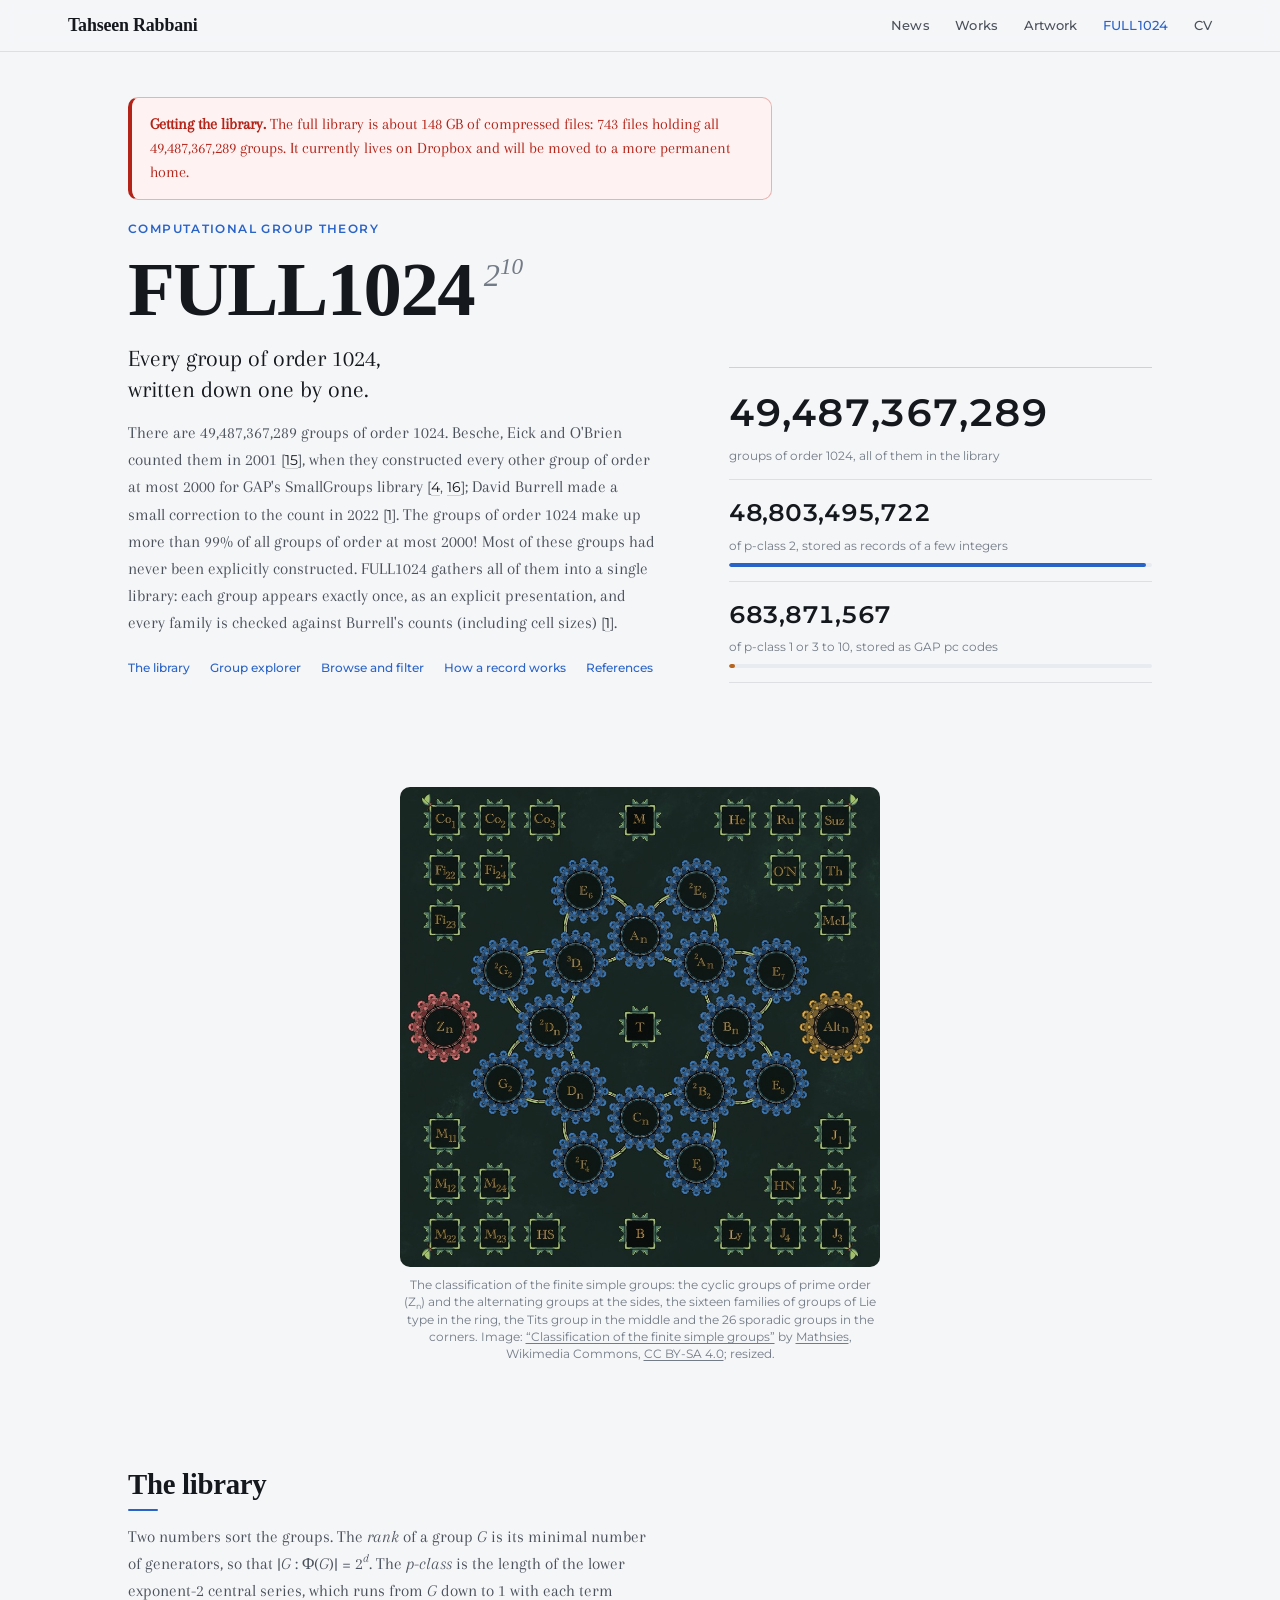
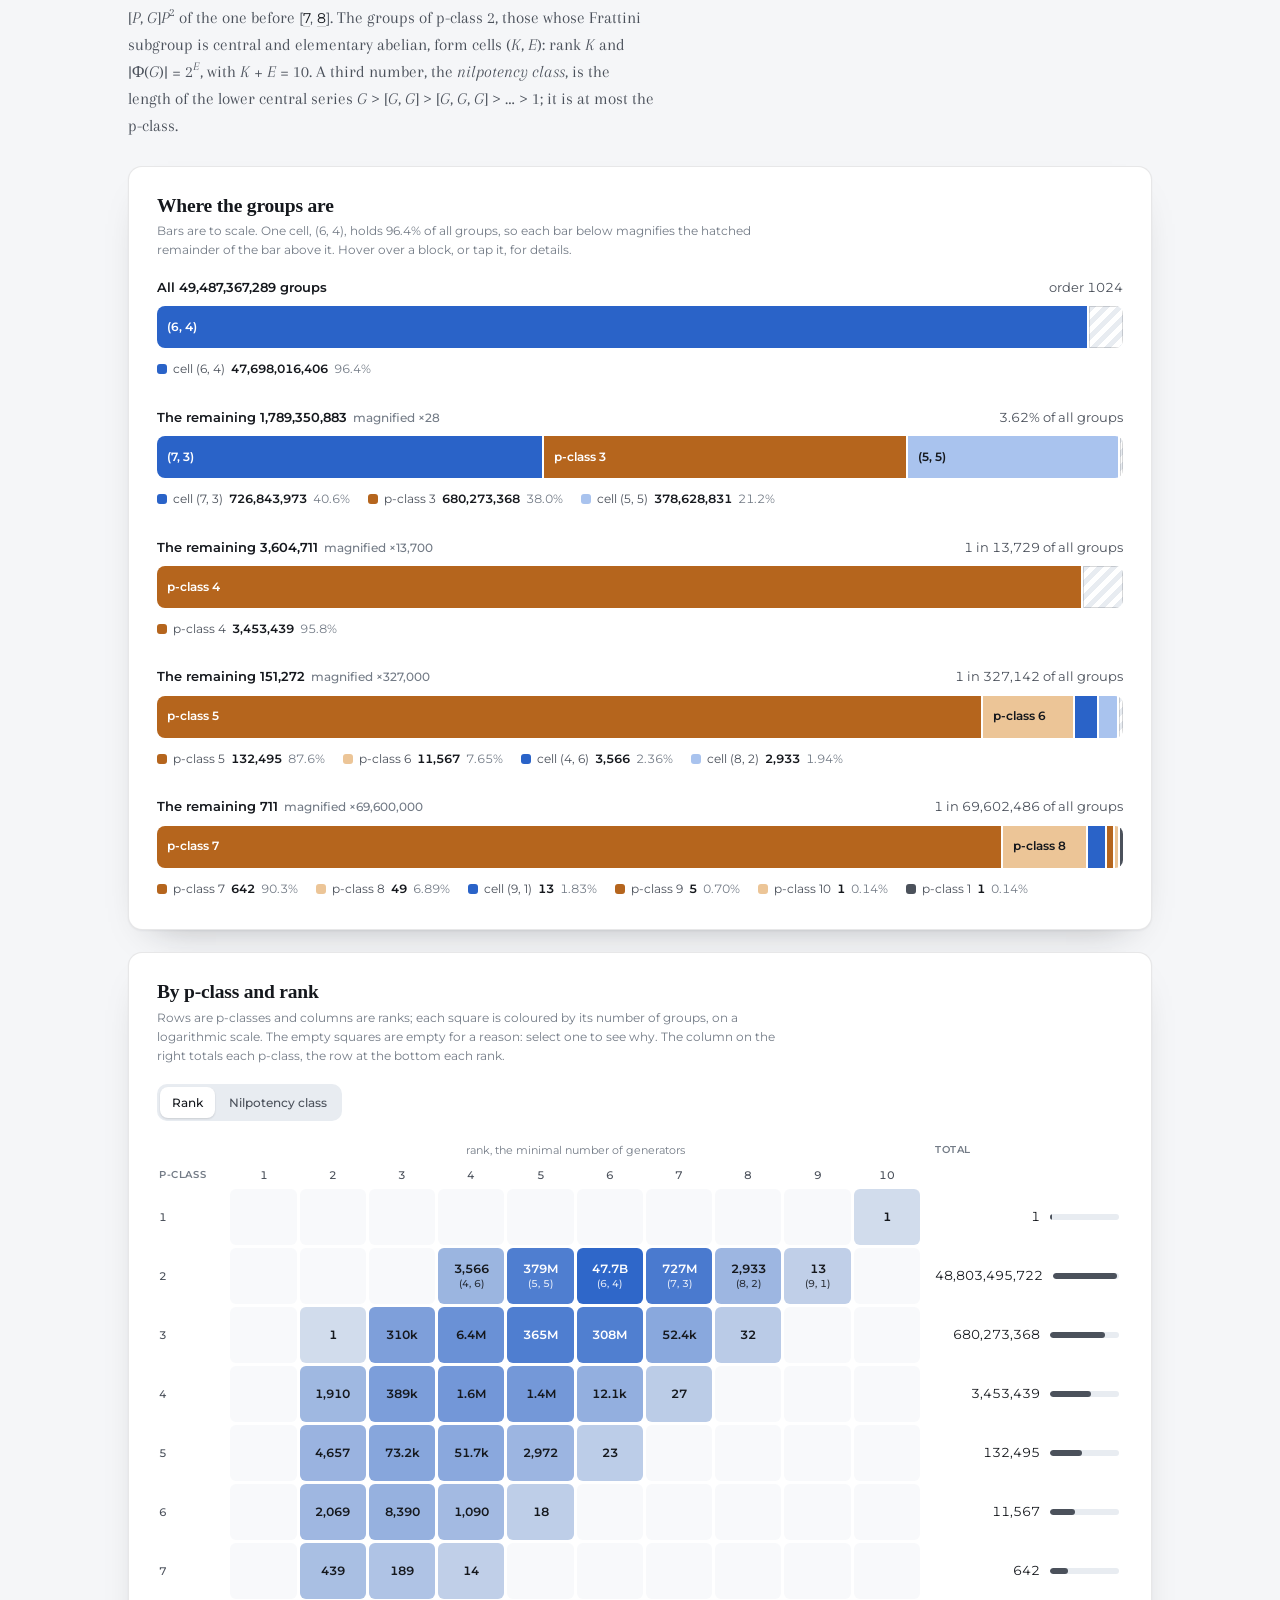
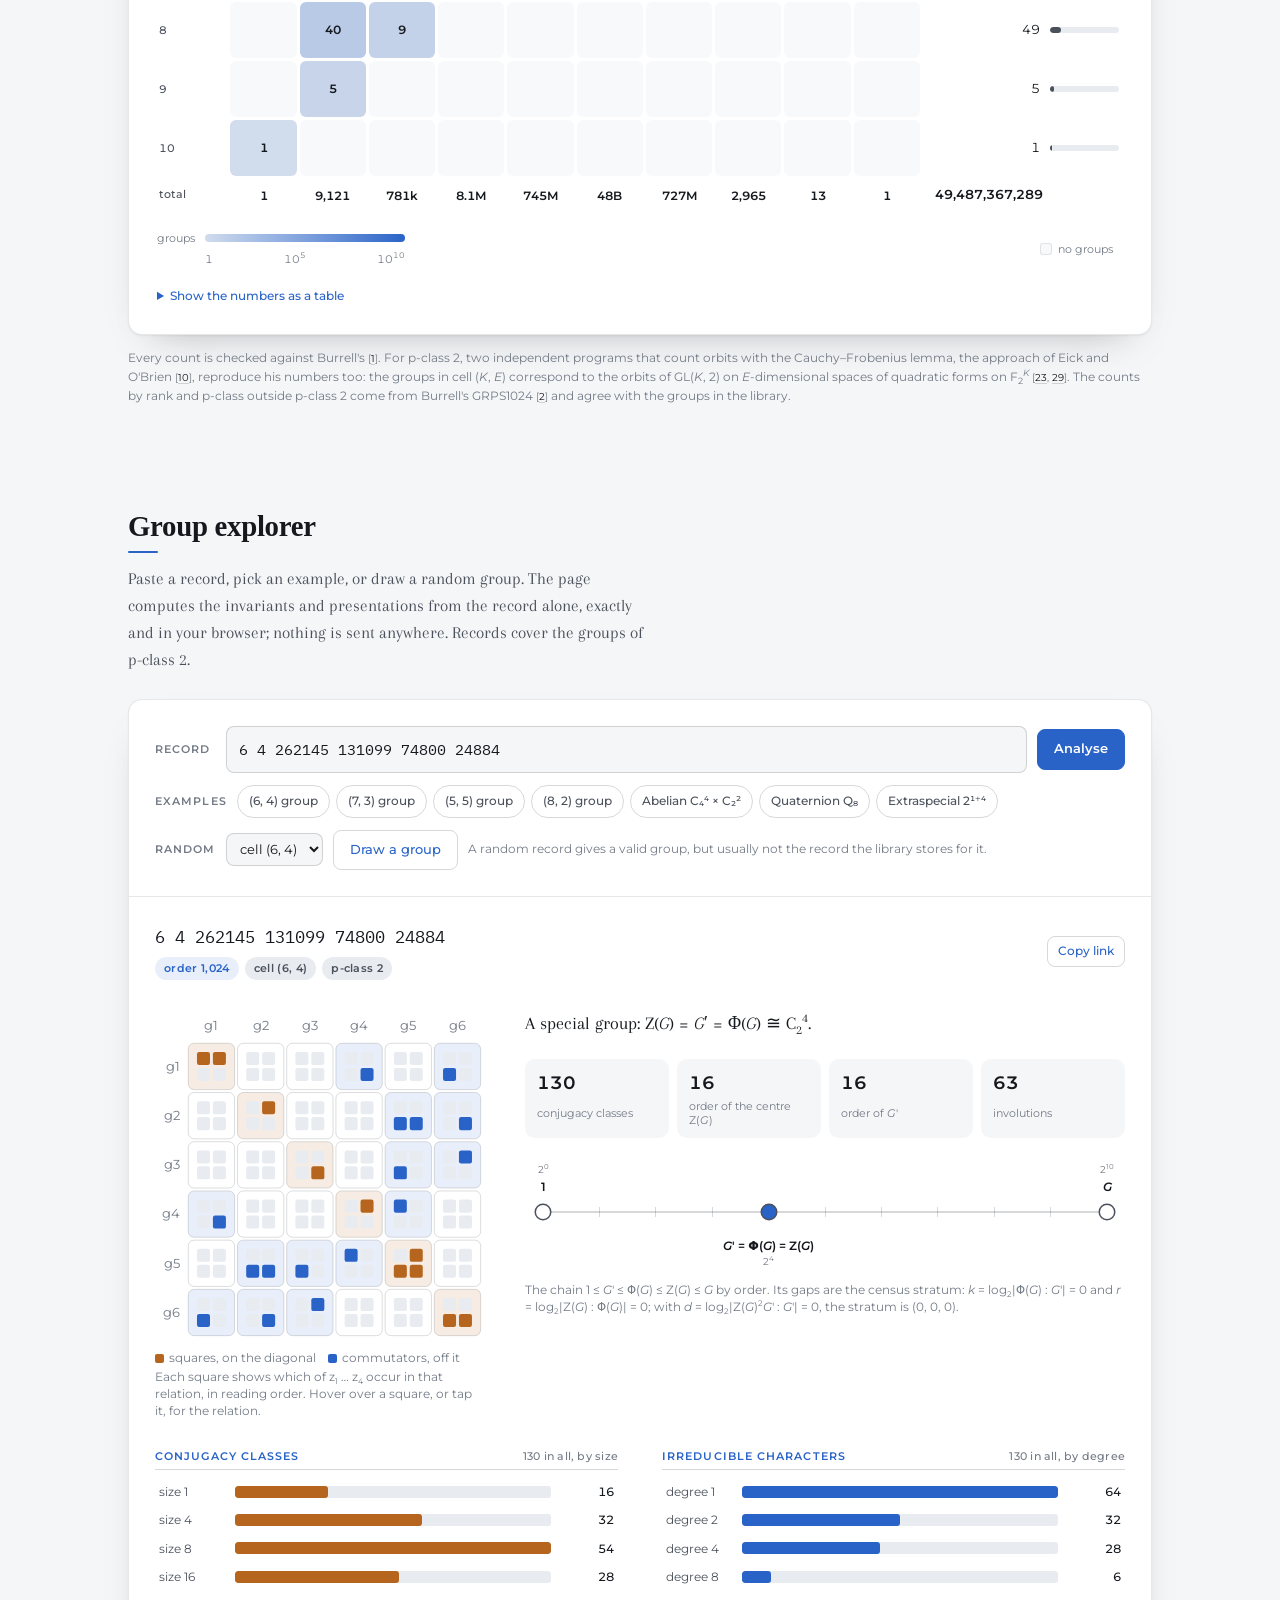
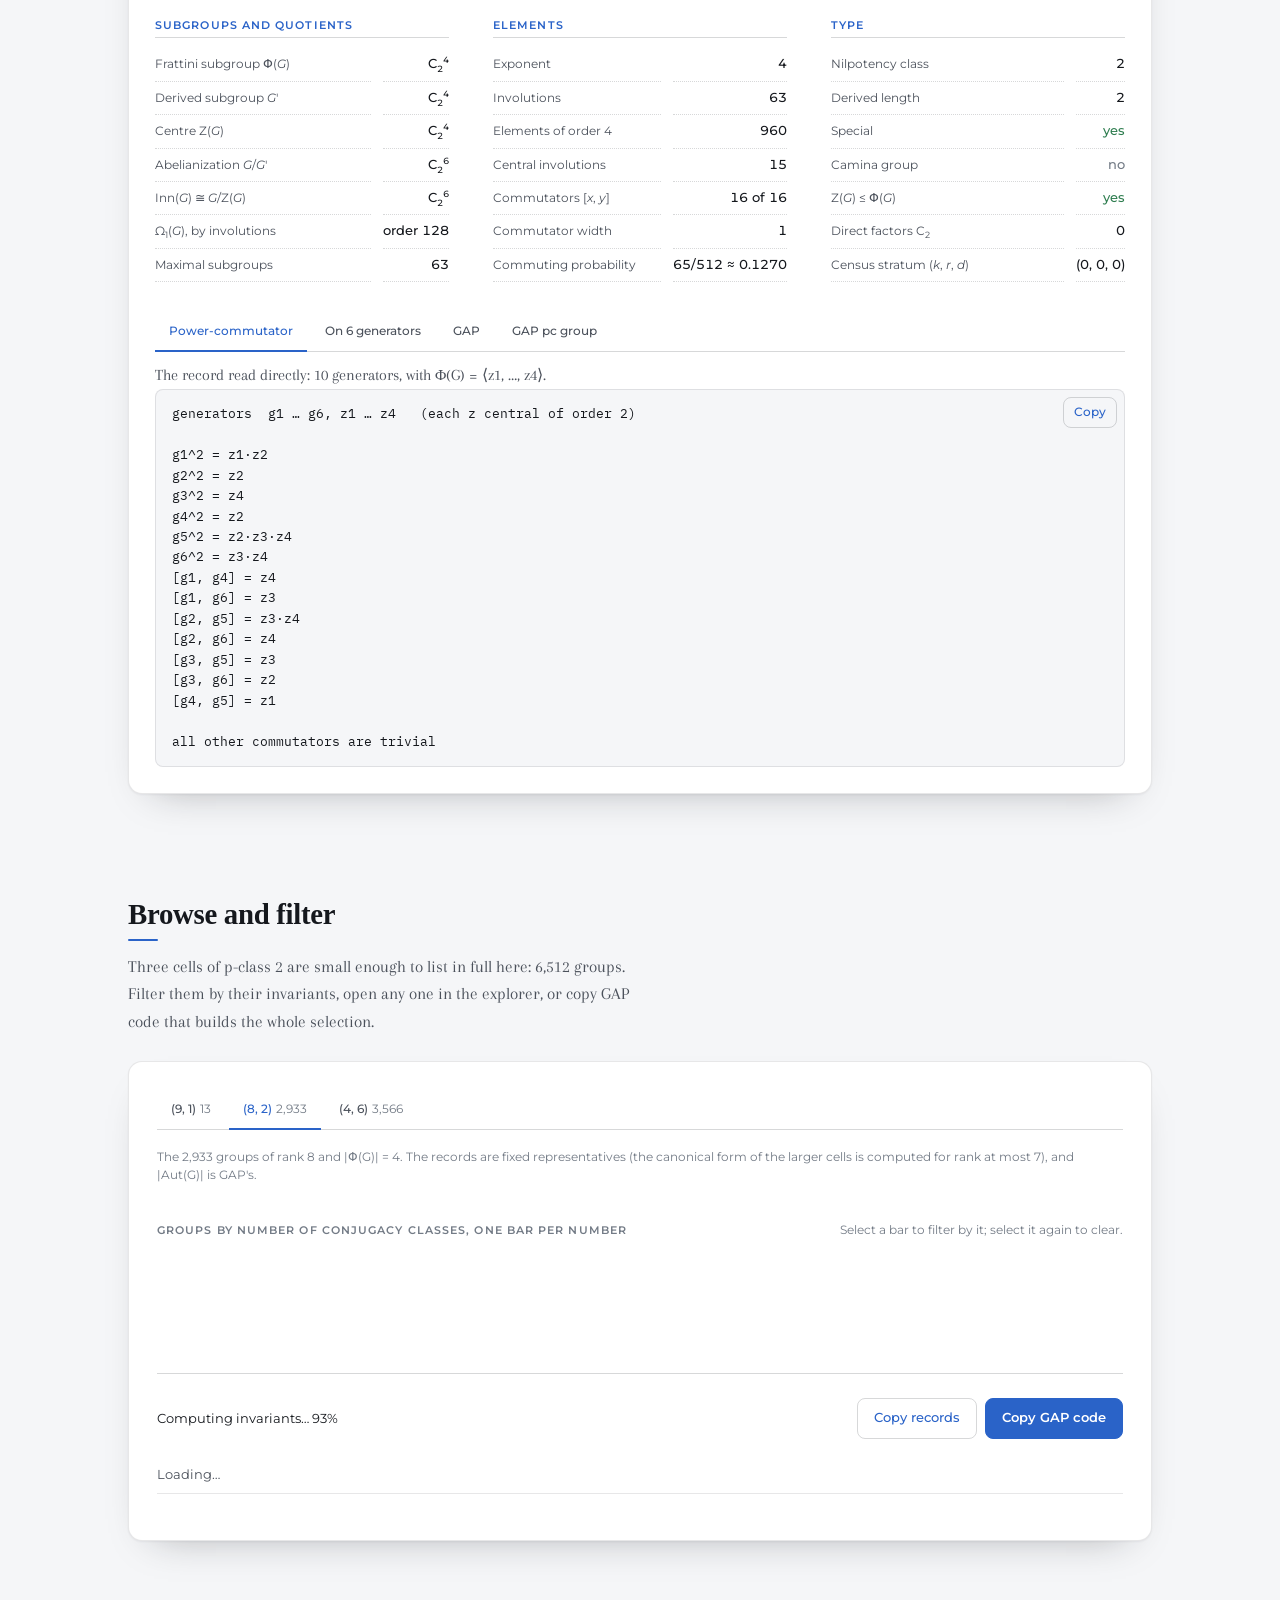
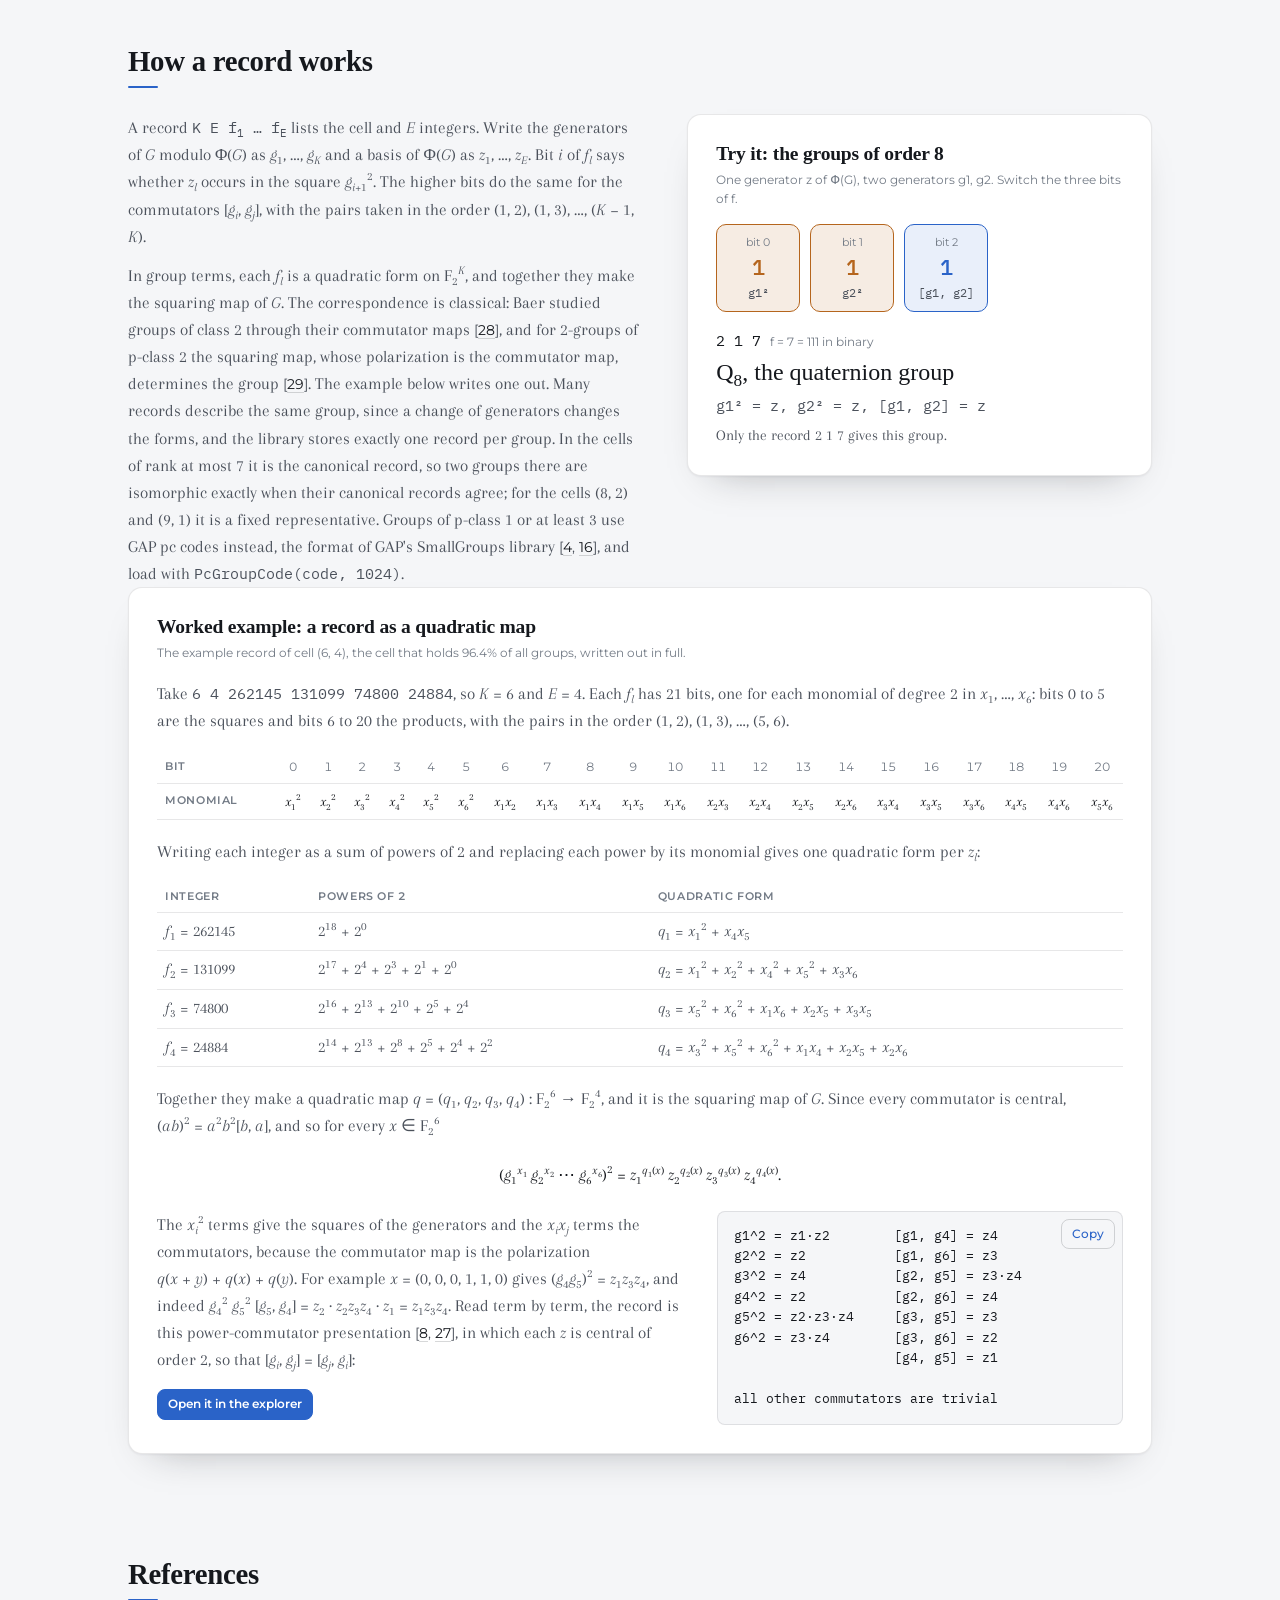
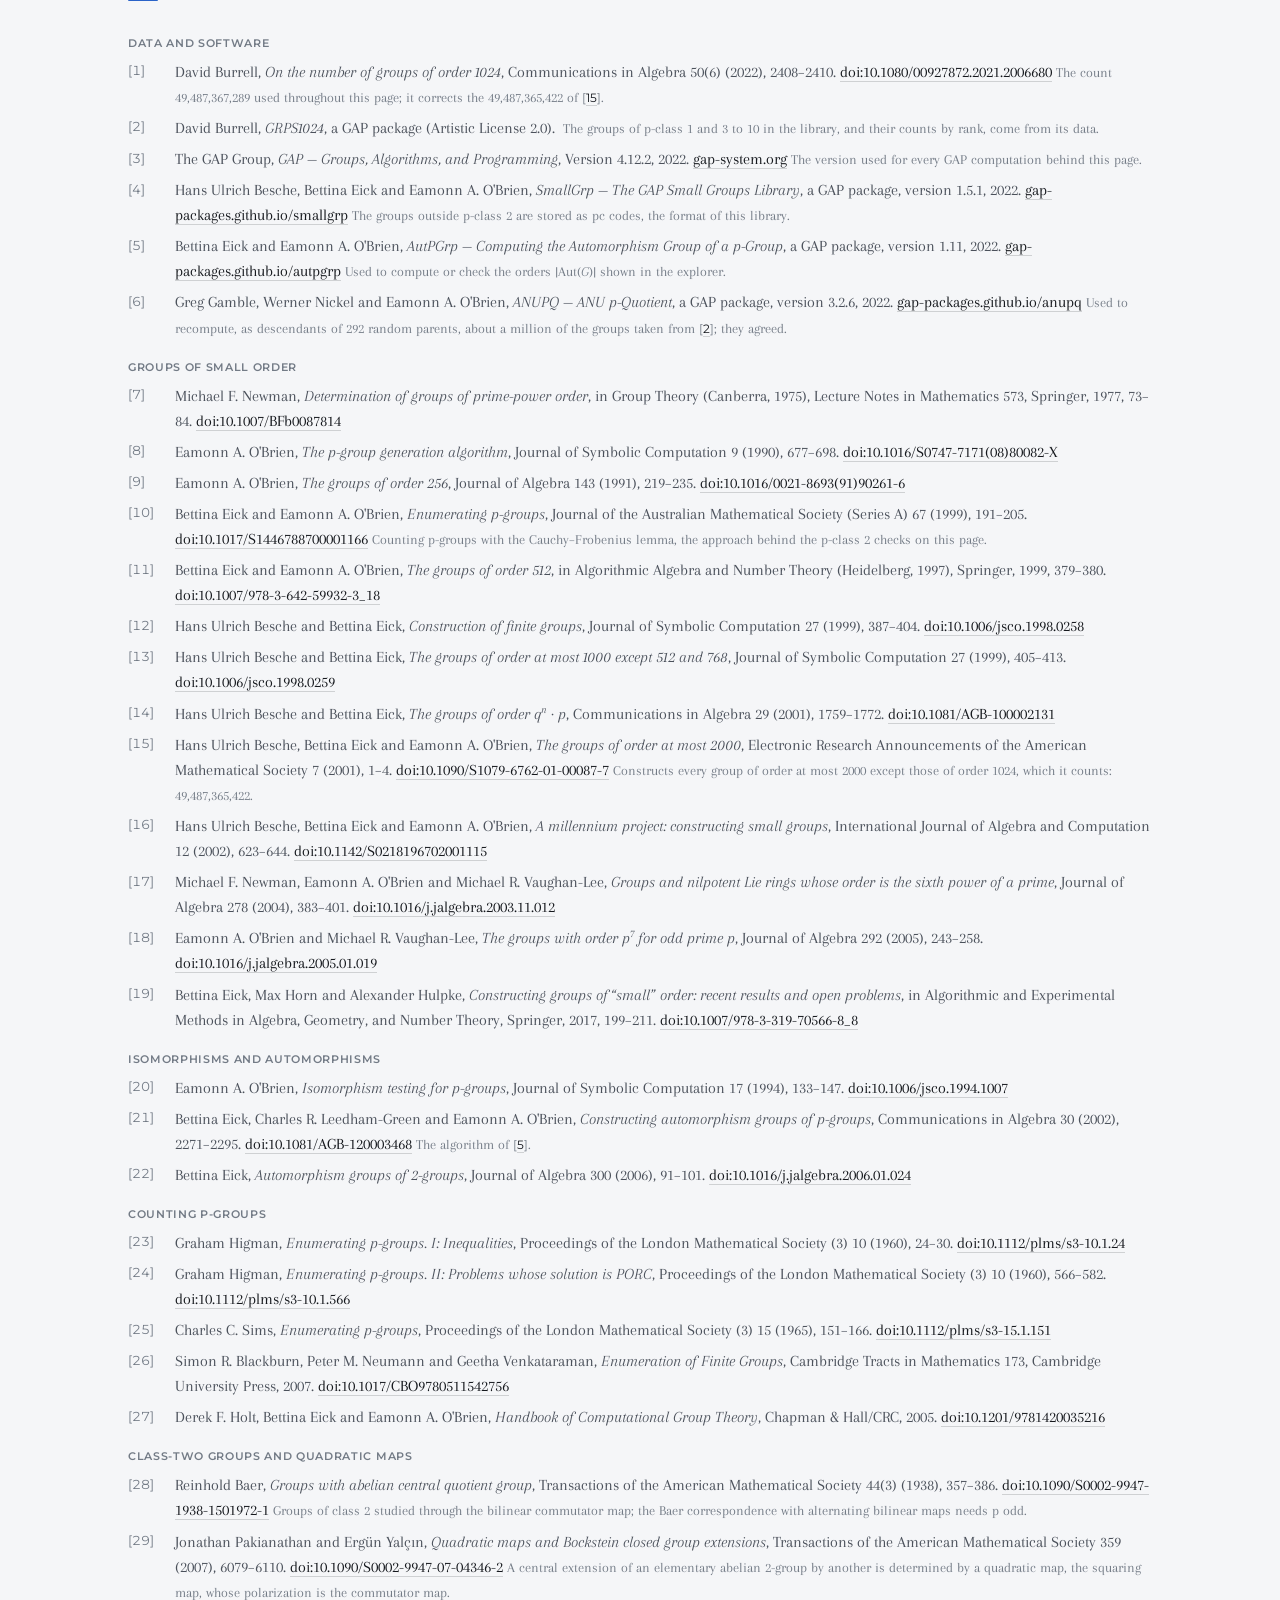
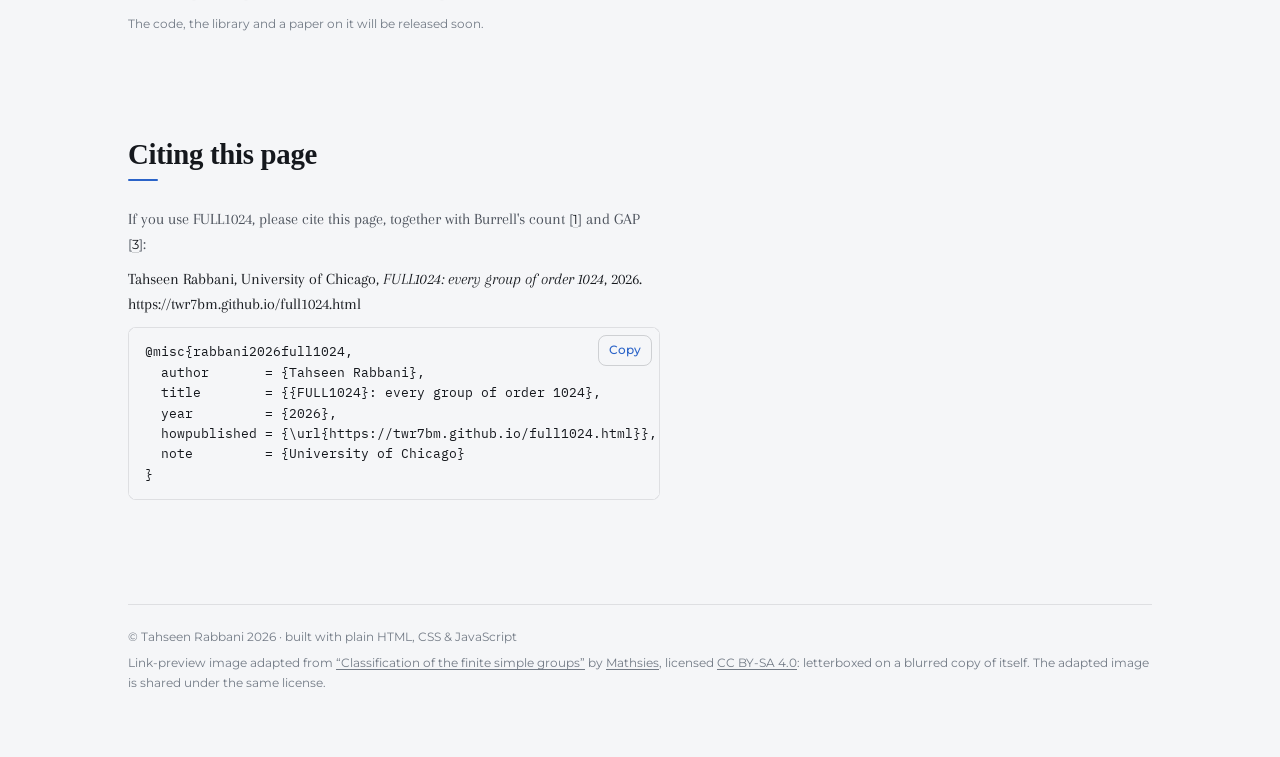
<file: full1024.html>
<!DOCTYPE html>
<html lang="en">
<head>
    <meta charset="utf-8">
    <meta name="viewport" content="width=device-width, initial-scale=1, viewport-fit=cover">
    <meta name="description" content="FULL1024: every group of order 1024, written down one by one, with interactive charts of the library and an explorer that computes the structure of a group from its record.">
    <meta name="author" content="Tahseen Rabbani">
    <meta property="og:type" content="website">
    <meta property="og:site_name" content="Tahseen Rabbani">
    <meta property="og:title" content="FULL1024: every group of order 1024">
    <meta property="og:description" content="All 49,487,367,289 groups of order 1024 in one library: each group exactly once, as an explicit presentation, checked against Burrell's counts.">
    <meta property="og:url" content="https://twr7bm.github.io/full1024.html">
    <meta property="og:image" content="https://twr7bm.github.io/img/full1024-preview.jpg">
    <meta property="og:image:type" content="image/jpeg">
    <meta property="og:image:width" content="1200">
    <meta property="og:image:height" content="630">
    <meta property="og:image:alt" content="The classification of the finite simple groups, drawn as a chart: the Lie-type families in a ring, the sporadic groups around them. Adapted from Mathsies, CC BY-SA 4.0.">
    <meta name="twitter:card" content="summary_large_image">
    <meta name="twitter:image" content="https://twr7bm.github.io/img/full1024-preview.jpg">
    <link href="img/icon.png" rel="icon" type="image/png">
    <title>FULL1024</title>

    <link rel="preconnect" href="https://fonts.googleapis.com">
    <link rel="preconnect" href="https://fonts.gstatic.com" crossorigin>
    <link href="https://fonts.googleapis.com/css2?family=Arapey:ital@0;1&family=Old+Standard+TT:ital,wght@0,400;0,700;1,400&family=Montserrat:wght@400;500;600&family=IBM+Plex+Mono:wght@400;500&display=swap" rel="stylesheet">

    <style>
    :root {
        --bg:      #f5f6f8;
        --panel:   #ffffff;
        --panel-2: #e8ecf1;
        --ink:     #15181d;
        --ink-2:   #4b515b;
        --muted:   #737b86;
        --line:    rgba(20,24,30,0.10);
        --line-2:  rgba(20,24,30,0.17);
        --accent:  #2a63c8;
        --red:     #b42318;
        --red-bg:  #fef3f2;
        --red-line: rgba(180,35,24,0.30);
        --accent-2: #a9c3ee;
        --accent-soft: rgba(42,99,200,0.10);
        --warm:    #b5651d;
        --warm-2:  #ecc597;
        --warm-soft: rgba(181,101,29,0.12);
        --sq:      #b5651d;
        --sq-soft: rgba(181,101,29,0.12);
        --ok:      #2e7d4f;
        --err:     #c62828;
        --on-accent: #ffffff;
        --shadow:  0 1px 2px rgba(20,24,30,.05), 0 18px 40px -26px rgba(20,24,30,.38);
        --font: 'Arapey', Georgia, 'Times New Roman', serif;
        --head: 'Old Standard TT', 'Times New Roman', serif;
        --ui:   'Montserrat', system-ui, -apple-system, sans-serif;
        --mono: 'IBM Plex Mono', ui-monospace, 'SFMono-Regular', Menlo, Consolas, monospace;
        --r: 10px;
        --maxw: 1240px;
        --ease: cubic-bezier(.2,.6,.2,1);
        color-scheme: light;
    }

    * { box-sizing: border-box; margin: 0; padding: 0; }
    html { -webkit-text-size-adjust: 100%; scroll-behavior: smooth; scroll-padding-top: 68px; }
    body {
        font-family: var(--font); background: var(--bg); color: var(--ink);
        line-height: 1.6; font-weight: 400; -webkit-font-smoothing: antialiased;
        transition: background .35s, color .35s;
    }
    a { color: inherit; text-decoration: none; }
    button, select, input { font: inherit; color: inherit; }
    ::selection { background: var(--accent); color: var(--on-accent); }
    h1, h2, h3, h4 { font-family: var(--head); font-weight: 700; letter-spacing: -0.01em; line-height: 1.15; text-wrap: balance; }
    :focus-visible { outline: 2px solid var(--accent); outline-offset: 3px; border-radius: 2px; }
    sub, sup { font-size: 0.72em; line-height: 0; }

    /* ---------- top bar (as on the home page) ---------- */
    .topbar {
        position: sticky; top: env(safe-area-inset-top, 0px); z-index: 50;
        background: color-mix(in srgb, var(--bg) 85%, transparent);
        backdrop-filter: saturate(140%) blur(9px); -webkit-backdrop-filter: saturate(140%) blur(9px);
        border-bottom: 1px solid var(--line);
    }
    .topbar-inner { max-width: var(--maxw); margin: 0 auto; display: flex; align-items: center; gap: 22px; padding: 11px clamp(20px, 4vw, 48px); }
    .tb-brand { font-family: var(--head); font-weight: 700; font-size: 1.12rem; letter-spacing: -0.01em; margin-right: auto; }
    .tb-nav { display: flex; gap: clamp(14px, 2vw, 26px); }
    .tb-nav a { font-family: var(--ui); font-size: 0.82rem; font-weight: 500; letter-spacing: 0.01em; color: var(--ink-2); transition: color .2s; }
    .tb-nav a:hover, .tb-nav a[aria-current="page"] { color: var(--accent); }

    /* ---------- page and type ---------- */
    .page { max-width: 1120px; margin: 0 auto; padding-inline: clamp(16px, 4vw, 48px); padding-block: clamp(28px, 5vh, 56px) 64px; display: grid; gap: clamp(64px, 9vw, 104px); }
    .page > * { min-width: 0; }
    .eyebrow { font-family: var(--ui); font-size: 0.72rem; font-weight: 600; letter-spacing: 0.12em; text-transform: uppercase; color: var(--accent); }
    .section-title { font-size: clamp(1.4rem, 2.5vw, 1.8rem); display: inline-block; }
    .section-title::after { content: ""; display: block; width: 30px; height: 2px; background: var(--accent); border-radius: 2px; margin-top: 8px; }
    .intro { display: grid; gap: 12px; margin-bottom: 26px; }
    .prose { font-size: 1.06rem; color: var(--ink-2); max-width: 66ch; }
    .prose a, .ref a, .note a { color: var(--ink); border-bottom: 1px solid var(--line-2); transition: color .2s, border-color .2s; }
    .prose a:hover, .ref a:hover, .note a:hover { color: var(--accent); border-color: var(--accent); }
    .math { white-space: nowrap; }
    .mono { font-family: var(--mono); font-size: 0.86em; }
    .rec { font-family: var(--mono); font-size: 0.86em; overflow-wrap: anywhere; }
    .note { font-family: var(--ui); font-size: 0.76rem; line-height: 1.55; color: var(--muted); }
    .label { font-family: var(--ui); font-size: 0.68rem; font-weight: 600; letter-spacing: 0.1em; text-transform: uppercase; color: var(--muted); }

    /* ---------- hero ---------- */
    .hero { display: grid; grid-template-columns: minmax(0, 1.25fr) minmax(0, 1fr); gap: clamp(28px, 6vw, 72px); align-items: end; }
    .hero-text { display: grid; gap: 14px; }
    .hero h1 { font-size: clamp(2.9rem, 7vw, 4.8rem); letter-spacing: -0.02em; line-height: 1; }
    .hero h1 .pow { font-weight: 400; font-style: italic; color: var(--muted); font-size: 0.42em; letter-spacing: 0; margin-left: 0.3em; vertical-align: 0.9em; }
    .lede { font-size: clamp(1.25rem, 2.3vw, 1.5rem); color: var(--ink); line-height: 1.3; max-width: 32ch; text-wrap: balance; }
    .toc { display: flex; flex-wrap: wrap; gap: 6px 20px; margin-top: 4px; font-family: var(--ui); font-size: 0.78rem; font-weight: 500; }
    .toc a { color: var(--accent); padding-block: 4px; border-bottom: 1px solid transparent; transition: border-color .2s; }
    .toc a:hover { border-bottom-color: var(--accent); }
    .figs { display: grid; border-top: 1px solid var(--line-2); }
    .fig { display: grid; gap: 4px; padding-block: 14px; border-bottom: 1px solid var(--line); }
    .fig b { font-family: var(--ui); font-weight: 600; font-size: clamp(1.2rem, 2.4vw, 1.5rem); font-variant-numeric: tabular-nums; letter-spacing: -0.01em; color: var(--ink); }
    .fig.big b { font-size: clamp(1.7rem, 4vw, 2.4rem); }
    .fig span { font-family: var(--ui); font-size: 0.78rem; color: var(--muted); line-height: 1.45; }
    .share { height: 4px; border-radius: 2px; background: var(--panel-2); position: relative; overflow: hidden; margin-top: 4px; }
    .share i { position: absolute; inset: 0 auto 0 0; border-radius: 2px; }

    /* ---------- panels ---------- */
    .panel { background: var(--panel); border: 1px solid var(--line); border-radius: 14px; box-shadow: var(--shadow); padding: clamp(16px, 3vw, 28px); display: grid; gap: 18px; min-width: 0; }
    .panel + .panel { margin-top: 22px; }
    /* single-column grids: a long code line or a wide table must scroll inside its box, never widen the page */
    .panel, .ex-input, .ex-out, .ex-side, .pres, .cascade, .cas-row, .hist-box, .intro, .figs, .hero-text { grid-template-columns: minmax(0, 1fr); }
    .panel-head { display: grid; gap: 4px; }
    .panel-head h3 { font-family: var(--head); font-size: 1.22rem; }
    .panel-head p { font-family: var(--ui); font-size: 0.78rem; color: var(--muted); max-width: 78ch; line-height: 1.55; }

    /* ---------- the magnifying share bars ---------- */
    .cascade { display: grid; gap: 26px; }
    .cas-row { display: grid; gap: 8px; }
    .cas-head { display: flex; flex-wrap: wrap; justify-content: space-between; gap: 2px 14px; align-items: baseline; font-family: var(--ui); font-size: 0.8rem; }
    .cas-head .t { color: var(--ink); font-weight: 600; }
    .cas-head .z { color: var(--muted); font-weight: 500; font-size: 0.72rem; margin-left: 6px; white-space: nowrap; }
    .cas-head .n { color: var(--ink-2); font-variant-numeric: tabular-nums; }
    .cas-bar { display: flex; gap: 2px; height: 42px; border-radius: 8px; overflow: hidden; }
    .seg { border: 0; min-width: 3px; display: flex; align-items: center; padding: 0 10px; overflow: hidden; cursor: pointer; font-family: var(--ui); font-size: 0.74rem; font-weight: 600; white-space: nowrap; transition: filter .15s, box-shadow .15s; }
    .seg span { overflow: hidden; text-overflow: ellipsis; }
    .seg.narrow { padding: 0; }
    .seg.narrow span { display: none; }
    .seg:hover, .seg.hl { filter: brightness(1.1) saturate(1.08); box-shadow: inset 0 0 0 2px var(--ink); }
    .k2 { background: var(--accent); color: var(--on-accent); }
    .k2.alt { background: var(--accent-2); color: var(--ink); }
    .k3 { background: var(--warm); color: var(--on-accent); }
    .k3.alt { background: var(--warm-2); color: var(--ink); }
    .k1 { background: var(--ink-2); color: var(--bg); }
    .seg.rest { background: repeating-linear-gradient(135deg, var(--panel-2) 0 5px, var(--panel) 5px 10px); color: var(--ink-2); box-shadow: inset 0 0 0 1px var(--line-2); }
    .seg.rest:hover, .seg.rest.hl { box-shadow: inset 0 0 0 2px var(--ink); filter: none; }
    .legend { list-style: none; display: flex; flex-wrap: wrap; gap: 2px 18px; font-family: var(--ui); font-size: 0.76rem; color: var(--ink-2); }
    .legend li { display: inline-flex; align-items: center; gap: 6px; cursor: pointer; padding-block: 3px; border-radius: 4px; }
    .legend li:hover, .legend li.hl { color: var(--ink); }
    .legend i { width: 10px; height: 10px; border-radius: 3px; flex: none; }
    .legend b { font-weight: 600; color: var(--ink); font-variant-numeric: tabular-nums; }
    .legend em { font-style: normal; color: var(--muted); font-variant-numeric: tabular-nums; }

    /* ---------- the rank x p-class grid ---------- */
    .heat-scroll { overflow-x: auto; overscroll-behavior-x: contain; padding-bottom: 2px; }
    .heat { --cols: 10; display: grid; grid-template-columns: 4.4em repeat(var(--cols), minmax(0, 1fr)) minmax(12.5em, 1.6fr); gap: 3px; font-family: var(--ui); font-variant-numeric: tabular-nums; }
    .heat .ax { font-size: 0.7rem; color: var(--muted); display: flex; align-items: center; justify-content: center; padding: 4px 2px; text-align: center; line-height: 1.25; }
    .heat .ax.rowh { justify-content: flex-start; padding-left: 2px; color: var(--ink-2); font-weight: 500; }
    .heat .ax.colh { color: var(--ink-2); font-weight: 500; }
    .heat .ax.corner { justify-content: flex-start; font-size: 0.64rem; letter-spacing: 0.06em; text-transform: uppercase; font-weight: 600; }
    .heat .ax.toth { justify-content: flex-start; padding-left: 12px; font-size: 0.64rem; letter-spacing: 0.06em; text-transform: uppercase; font-weight: 600; }
    .hc { border: 0; border-radius: 6px; min-height: 56px; padding: 4px 2px; display: grid; place-content: center; gap: 1px; text-align: center; cursor: pointer;
          background: color-mix(in srgb, var(--accent) calc(var(--v) * 100%), var(--panel-2)); color: var(--ink); font-size: 0.76rem; font-weight: 600; line-height: 1.2; transition: box-shadow .12s; }
    .hc.dk { color: var(--on-accent); }
    .hc small { display: block; font-size: 0.62rem; font-weight: 500; opacity: 0.85; }
    .hc.empty { background: color-mix(in srgb, var(--panel-2) 30%, transparent); cursor: help; }
    .hc:hover, .hc.on { box-shadow: 0 0 0 2px var(--ink); position: relative; z-index: 1; }
    .hc.empty:hover, .hc.empty.on { box-shadow: inset 0 0 0 1.5px var(--line-2); background: transparent; }
    .hc.hl:not(.empty) { box-shadow: 0 0 0 2px var(--ink); }
    .tot { border: 0; background: transparent; display: flex; align-items: center; gap: 10px; padding: 0 4px 0 12px; cursor: pointer; font-size: 0.8rem; color: var(--ink); text-align: left; border-radius: 6px; min-width: 0; }
    .tot:hover, .tot.on { background: var(--bg); }
    .tot .num { flex: none; min-width: 8.2em; text-align: right; }
    .tot .mb { flex: 1 1 auto; min-width: 24px; height: 6px; border-radius: 3px; background: var(--panel-2); position: relative; overflow: hidden; }
    .tot .mb i { position: absolute; inset: 0 auto 0 0; border-radius: 3px; background: var(--ink-2); }
    .ctot { border: 0; background: transparent; cursor: pointer; font-size: 0.72rem; font-weight: 600; color: var(--ink); padding: 8px 0 4px; border-radius: 6px; text-align: center; }
    .ctot:hover, .ctot.on { background: var(--bg); }
    .grand { font-size: 0.82rem; font-weight: 600; }
    .heat .short { display: none; }
    .segctl { display: inline-flex; gap: 2px; padding: 3px; border-radius: 10px; background: var(--panel-2); width: fit-content; max-width: 100%; }
    .segctl button { border: 0; background: transparent; font-family: var(--ui); font-size: 0.76rem; font-weight: 500; padding: 6px 12px; border-radius: 8px; cursor: pointer; color: var(--ink-2); }
    .segctl button[aria-selected="true"] { background: var(--panel); color: var(--ink); box-shadow: 0 1px 2px rgba(20,24,30,.14); }
    .heat-foot { display: flex; flex-wrap: wrap; gap: 12px 28px; align-items: center; justify-content: space-between; }
    .scale { display: grid; grid-template-columns: auto auto; gap: 4px 10px; align-items: center; font-family: var(--ui); font-size: 0.68rem; color: var(--muted); }
    .scale .grad { width: 200px; height: 8px; border-radius: 4px; background: linear-gradient(90deg, color-mix(in srgb, var(--accent) 12%, var(--panel-2)), var(--accent)); }
    .scale .ticks { grid-column: 2; display: flex; justify-content: space-between; width: 200px; font-variant-numeric: tabular-nums; }
    .scale .empty-key { display: inline-block; width: 12px; height: 12px; border-radius: 3px; background: color-mix(in srgb, var(--panel-2) 30%, transparent); box-shadow: inset 0 0 0 1px var(--line); vertical-align: -2px; margin-right: 6px; }
    details.numbers > summary { cursor: pointer; font-family: var(--ui); font-size: 0.78rem; font-weight: 500; color: var(--accent); width: fit-content; }
    details.numbers[open] > summary { margin-bottom: 12px; }
    .table-wrap { overflow-x: auto; }
    table.census { width: 100%; border-collapse: collapse; font-family: var(--ui); font-size: 0.78rem; font-variant-numeric: tabular-nums; min-width: 760px; }
    .census th, .census td { padding: 7px 8px; text-align: right; border-bottom: 1px solid var(--line); white-space: nowrap; }
    .census th { font-weight: 600; font-size: 0.66rem; letter-spacing: 0.06em; text-transform: uppercase; color: var(--muted); border-bottom-color: var(--line-2); }
    .census th:first-child, .census td:first-child { text-align: left; }
    .census td { color: var(--ink-2); }
    .census td.z { color: var(--line-2); }
    .census tr.sum td { color: var(--ink); font-weight: 600; border-bottom: none; border-top: 1px solid var(--line-2); }
    .census td.rt { color: var(--ink); font-weight: 600; }

    /* ---------- tooltip and popover ---------- */
    .tip { position: absolute; z-index: 80; left: 0; top: 0; width: max-content; max-width: min(340px, calc(100vw - 16px)); background: var(--panel); color: var(--ink);
           border: 1px solid var(--line-2); border-radius: 10px; box-shadow: 0 16px 36px -14px rgba(0,0,0,.42); padding: 11px 14px 12px; font-family: var(--ui); font-size: 0.78rem; line-height: 1.5; pointer-events: none; }
    .tip.pinned { pointer-events: auto; }
    .tip h4 { font-family: var(--ui); font-size: 0.66rem; font-weight: 600; letter-spacing: 0.08em; text-transform: uppercase; color: var(--muted); margin-bottom: 3px; padding-right: 26px; }
    .tip .big { font-size: 1.22rem; font-weight: 600; font-variant-numeric: tabular-nums; letter-spacing: -0.01em; }
    .tip .rel { font-family: var(--mono); font-size: 0.86rem; font-weight: 500; }
    .tip p { color: var(--ink-2); margin-top: 5px; }
    .tip dl { display: grid; grid-template-columns: auto auto; justify-content: space-between; gap: 1px 16px; margin-top: 6px; }
    .tip dt { color: var(--muted); }
    .tip dd { text-align: right; font-variant-numeric: tabular-nums; color: var(--ink); }
    .tip .acts { display: flex; flex-wrap: wrap; gap: 6px; margin-top: 10px; }
    .tip .codebox { display: flex; flex-direction: column-reverse; gap: 6px; margin-top: 8px; }
    .tip .codebox .copy { position: static; align-self: flex-end; }
    .tip .codebox pre { font-size: 0.7rem; max-height: 150px; white-space: pre-wrap; word-break: break-all; padding: 8px 10px; }
    .tip .hint { margin-top: 6px; font-size: 0.68rem; color: var(--muted); }
    .tip-x { position: absolute; top: 5px; right: 5px; width: 30px; height: 30px; border: 0; border-radius: 6px; background: transparent; color: var(--muted); font-size: 19px; line-height: 1; cursor: pointer; }
    .tip-x:hover { color: var(--ink); background: var(--panel-2); }

    /* ---------- controls ---------- */
    .btn { font-family: var(--ui); font-size: 0.8rem; font-weight: 600; padding: 9px 16px; border-radius: 8px; border: 1px solid var(--accent); background: var(--accent); color: var(--on-accent); cursor: pointer; transition: filter .2s; white-space: nowrap; }
    .btn:hover { filter: brightness(1.08); }
    .btn.ghost { background: transparent; color: var(--accent); border-color: var(--line-2); font-weight: 500; }
    .btn.ghost:hover { border-color: var(--accent); filter: none; }
    .btn.sm { font-size: 0.72rem; padding: 5px 10px; }
    .btn:disabled { opacity: 0.45; cursor: default; filter: none; }
    .chips { display: flex; flex-wrap: wrap; gap: 6px; }
    .chip { font-family: var(--ui); font-size: 0.74rem; font-weight: 500; padding: 6px 11px; border: 1px solid var(--line-2); border-radius: 999px; background: transparent; color: var(--ink-2); cursor: pointer; transition: border-color .2s, color .2s; }
    .chip:hover { border-color: var(--accent); color: var(--accent); }
    select { font-family: var(--ui); font-size: 0.8rem; padding: 7px 9px; border-radius: 8px; border: 1px solid var(--line-2); background: var(--bg); color: var(--ink); }
    .tabs { display: flex; gap: 4px; flex-wrap: wrap; border-bottom: 1px solid var(--line-2); }
    .tab { font-family: var(--ui); font-size: 0.78rem; font-weight: 500; padding: 9px 14px; border: none; background: transparent; color: var(--ink-2); cursor: pointer; border-bottom: 2px solid transparent; margin-bottom: -1px; }
    .tab:hover { color: var(--ink); }
    .tab[aria-selected="true"] { color: var(--accent); border-bottom-color: var(--accent); }
    .tab .ct { color: var(--muted); font-weight: 400; margin-left: 4px; }
    .codebox { position: relative; }
    .codebox pre { font-family: var(--mono); font-size: 0.8rem; line-height: 1.6; background: var(--bg); color: var(--ink); border: 1px solid var(--line); border-radius: 8px; padding: 14px 16px; overflow-x: auto; white-space: pre; max-height: 420px; }
    .codebox .copy { position: absolute; top: 8px; right: 8px; }
    .err { font-family: var(--ui); font-size: 0.8rem; color: var(--err); }

    /* ---------- explorer ---------- */
    .explorer { padding: 0; gap: 0; }
    .ex-input { padding: clamp(16px, 3vw, 26px); border-bottom: 1px solid var(--line); display: grid; gap: 12px; }
    .ex-row { display: flex; gap: 10px; flex-wrap: wrap; align-items: center; }
    .ex-row > .label { min-width: 5.6em; }
    #rec { flex: 1 1 320px; min-width: 0; font-family: var(--mono); font-size: 0.95rem; padding: 10px 12px; border: 1px solid var(--line-2); border-radius: 8px; background: var(--bg); color: var(--ink); }
    #rec:focus { outline: none; border-color: var(--accent); box-shadow: 0 0 0 3px var(--accent-soft); }
    .ex-out { padding: clamp(16px, 3vw, 26px); display: grid; gap: 30px; }
    .rhead { display: flex; flex-wrap: wrap; gap: 10px 16px; align-items: center; justify-content: space-between; }
    .rhead .rec-title { font-family: var(--mono); font-size: clamp(0.92rem, 2vw, 1.08rem); color: var(--ink); overflow-wrap: anywhere; }
    .tags { display: flex; gap: 6px; flex-wrap: wrap; align-items: center; margin-top: 6px; }
    .tag { font-family: var(--ui); font-size: 0.68rem; font-weight: 600; letter-spacing: 0.03em; padding: 3px 9px; border-radius: 999px; background: var(--accent-soft); color: var(--accent); white-space: nowrap; }
    .tag.plain { background: var(--panel-2); color: var(--ink-2); }
    .ex-grid { display: grid; grid-template-columns: minmax(0, 330px) minmax(0, 1fr); gap: clamp(20px, 3.5vw, 40px); align-items: start; }
    figure.matrix { display: grid; gap: 10px; }
    figure.matrix svg { width: 100%; max-width: 330px; height: auto; display: block; }
    figure.matrix svg [data-tip] { cursor: pointer; }
    figure.matrix svg [data-tip]:hover rect.bg, figure.matrix svg [data-tip].on rect.bg { stroke: var(--ink); stroke-width: 1.4; }
    figcaption { font-family: var(--ui); font-size: 0.72rem; line-height: 1.5; color: var(--muted); }
    .key { display: inline-flex; align-items: center; gap: 5px; margin-right: 12px; white-space: nowrap; }
    .key i { width: 9px; height: 9px; border-radius: 2px; display: inline-block; }
    .ex-side { display: grid; gap: 22px; min-width: 0; }
    .summary { font-size: 1.12rem; line-height: 1.5; color: var(--ink); max-width: 58ch; }
    .summary .name { font-family: var(--head); font-size: 1.5rem; display: block; margin-bottom: 4px; }
    .summary a { color: var(--accent); border-bottom: 1px solid var(--accent-soft); }
    .kpis { display: grid; grid-template-columns: repeat(auto-fill, minmax(118px, 1fr)); gap: 8px; }
    .kpi { background: var(--bg); border-radius: 10px; padding: 10px 12px; display: grid; gap: 1px; cursor: default; }
    .kpi b { font-family: var(--ui); font-weight: 600; font-size: 1.12rem; font-variant-numeric: tabular-nums; color: var(--ink); overflow-wrap: anywhere; }
    .kpi span { font-family: var(--ui); font-size: 0.68rem; color: var(--muted); line-height: 1.35; }
    figure.ladder { display: grid; gap: 10px; }
    .lad { position: relative; height: 112px; margin-inline: 18px; font-family: var(--ui); }
    .lad-track { position: absolute; left: 0; right: 0; top: 51px; height: 2px; border-radius: 1px; background: var(--line-2); }
    .lad-tick { position: absolute; top: 47px; width: 1px; height: 10px; margin-left: -0.5px; background: var(--line-2); }
    .lad-seg { position: absolute; top: 50px; height: 4px; border-radius: 2px; background: var(--accent); }
    .lad-gap { position: absolute; top: 60px; transform: translateX(-50%); font-size: 0.68rem; color: var(--accent); white-space: nowrap; }
    .lad-pt { position: absolute; top: 0; width: 40px; height: 112px; margin-left: -20px; border: 0; background: transparent; padding: 0; cursor: pointer; }
    .lad-pt > span { position: absolute; left: 50%; transform: translateX(-50%); white-space: nowrap; }
    .lad-pt .dot { top: 45px; width: 14px; height: 14px; border-radius: 50%; background: var(--accent); box-shadow: 0 0 0 1.5px var(--ink-2); }
    .lad-pt.end .dot { background: var(--panel); }
    .lad-pt:hover .dot, .lad-pt.on .dot { box-shadow: 0 0 0 2.5px var(--ink); }
    .lad-pt .nm { font-size: 0.78rem; font-weight: 600; color: var(--ink); }
    .lad-pt .od { font-size: 0.64rem; color: var(--muted); }
    .lad-pt.up .od { top: 2px; }
    .lad-pt.up .nm { top: 17px; }
    .lad-pt.dn .nm { top: 76px; }
    .lad-pt.dn .od { top: 94px; }
    .ex-charts { display: grid; grid-template-columns: repeat(2, minmax(0, 1fr)); gap: 26px clamp(20px, 4vw, 44px); }
    .chart h4, .facts h4 { font-family: var(--ui); font-size: 0.68rem; font-weight: 600; letter-spacing: 0.1em; text-transform: uppercase; color: var(--accent); padding-bottom: 6px; margin-bottom: 10px; border-bottom: 1px solid var(--line-2); display: flex; justify-content: space-between; gap: 10px; }
    .chart h4 span { color: var(--muted); font-weight: 500; letter-spacing: 0.02em; text-transform: none; }
    .hbars { display: grid; gap: 5px; }
    .hbar { display: grid; grid-template-columns: 5.4em minmax(0, 1fr) 4.4em; gap: 10px; align-items: center; font-family: var(--ui); font-size: 0.76rem; cursor: pointer; border: 0; background: transparent; text-align: left; padding: 2px 4px; border-radius: 6px; }
    .hbar:hover, .hbar.on { background: var(--bg); }
    .hbar .lab { color: var(--ink-2); white-space: nowrap; }
    .hbar .track { height: 12px; border-radius: 3px; background: var(--panel-2); position: relative; overflow: hidden; }
    .hbar .track i { position: absolute; inset: 0 auto 0 0; border-radius: 3px; background: var(--accent); }
    .hbar.sq .track i { background: var(--sq); }
    .hbar .val { text-align: right; font-variant-numeric: tabular-nums; color: var(--ink); font-weight: 500; }
    .facts { display: grid; grid-template-columns: repeat(3, minmax(0, 1fr)); gap: 24px clamp(20px, 4vw, 44px); }
    .facts dl { display: grid; grid-template-columns: minmax(0, 1fr) auto; column-gap: 12px; font-family: var(--ui); }
    .facts dt { font-size: 0.78rem; color: var(--ink-2); padding: 6px 0; border-bottom: 1px dotted var(--line-2); }
    .facts dd { font-size: 0.8rem; font-weight: 500; color: var(--ink); text-align: right; padding: 6px 0; border-bottom: 1px dotted var(--line-2); font-variant-numeric: tabular-nums; }
    .yes { color: var(--ok); }
    .no { color: var(--muted); }
    .pres { display: grid; gap: 12px; }
    .pres p { font-size: 0.97rem; color: var(--ink-2); max-width: 72ch; }
    details.fn { font-family: var(--ui); font-size: 0.78rem; color: var(--ink-2); }
    details.fn summary { cursor: pointer; color: var(--accent); margin-bottom: 8px; width: fit-content; }

    /* ---------- browse ---------- */
    .browser { gap: 18px; }
    .filters { display: flex; flex-wrap: wrap; gap: 12px 14px; align-items: end; }
    .filter { display: grid; gap: 4px; }
    .filter select { min-width: 9em; }
    .hist-box { display: grid; gap: 6px; }
    .hist-head { display: flex; justify-content: space-between; gap: 10px; flex-wrap: wrap; align-items: baseline; }
    .hist { display: flex; align-items: flex-end; gap: 2px; height: 128px; border-bottom: 1px solid var(--line-2); }
    .hb { flex: 1 1 0; min-width: 0; height: 100%; border: 0; background: transparent; padding: 0; cursor: pointer; display: flex; align-items: flex-end; }
    .hb i { display: block; width: 100%; height: calc(var(--h) * 100%); min-height: 2px; border-radius: 3px 3px 0 0; background: var(--accent-2); transition: background .15s; }
    .hb:hover i, .hb.on i { background: var(--accent); }
    .hb.sel i { background: var(--accent); }
    .hist.has-sel .hb:not(.sel) i { opacity: 0.4; }
    .hist-axis { display: flex; gap: 2px; font-family: var(--ui); font-size: 0.66rem; color: var(--muted); font-variant-numeric: tabular-nums; }
    .hist-axis span { flex: 1 1 0; min-width: 0; text-align: center; white-space: nowrap; overflow: visible; }
    .sel-bar { display: flex; flex-wrap: wrap; gap: 10px 16px; align-items: center; justify-content: space-between; }
    .sel-bar .count { font-family: var(--ui); font-size: 0.84rem; color: var(--ink); }
    .sel-bar .count b { font-weight: 600; font-variant-numeric: tabular-nums; }
    .sel-actions { display: flex; gap: 8px; flex-wrap: wrap; }
    table.cat { width: 100%; border-collapse: collapse; font-family: var(--ui); font-size: 0.8rem; font-variant-numeric: tabular-nums; min-width: 680px; }
    .cat th { text-align: left; font-weight: 600; font-size: 0.66rem; letter-spacing: 0.06em; text-transform: uppercase; color: var(--muted); padding: 7px 12px 7px 0; border-bottom: 1px solid var(--line-2); white-space: nowrap; }
    .cat td { padding: 8px 12px 8px 0; border-bottom: 1px solid var(--line); color: var(--ink-2); white-space: nowrap; }
    .cat .num { text-align: right; }
    .cat td.r { font-family: var(--mono); font-size: 0.78rem; }
    .cat td.r a { color: var(--accent); }
    .cat td.r a:hover { text-decoration: underline; }
    .cat tbody tr:hover td { background: var(--bg); }
    .pager { display: flex; gap: 10px; align-items: center; font-family: var(--ui); font-size: 0.78rem; color: var(--muted); flex-wrap: wrap; }

    /* ---------- record anatomy ---------- */
    .anatomy { display: grid; grid-template-columns: minmax(0, 1.1fr) minmax(0, 1fr); gap: clamp(24px, 4vw, 48px); align-items: start; }
    .anatomy .prose + .prose { margin-top: 12px; }
    .bitdemo { gap: 16px; }
    .bitrow { display: flex; gap: 10px; flex-wrap: wrap; align-items: stretch; }
    .bitbtn { width: 84px; display: grid; gap: 3px; justify-items: center; padding: 10px 4px 8px; border-radius: 10px; border: 1px solid var(--line-2); background: var(--bg); cursor: pointer; transition: background .15s, border-color .15s, color .15s; }
    .bitbtn b { font-family: var(--mono); font-size: 1.4rem; font-weight: 500; line-height: 1.1; }
    .bitbtn span { font-family: var(--ui); font-size: 0.66rem; color: var(--muted); }
    .bitbtn .m { font-family: var(--mono); font-size: 0.78rem; color: var(--ink-2); }
    .bitbtn.sq[aria-pressed="true"] { background: var(--sq-soft); border-color: var(--sq); }
    .bitbtn.sq[aria-pressed="true"] b { color: var(--sq); }
    .bitbtn.cm[aria-pressed="true"] { background: var(--accent-soft); border-color: var(--accent); }
    .bitbtn.cm[aria-pressed="true"] b { color: var(--accent); }
    .bitout { display: grid; gap: 6px; }
    .bitout .recline { font-family: var(--mono); font-size: 0.95rem; color: var(--ink); }
    .bitout .grp { font-family: var(--head); font-size: 1.5rem; line-height: 1.2; }
    .bitout p { font-size: 0.95rem; color: var(--ink-2); }

    /* ---------- references ---------- */
    .ref { font-size: 0.98rem; color: var(--ink-2); max-width: 76ch; display: grid; gap: 10px; }
    .notice { margin: 0 0 calc(20px - clamp(64px, 9vw, 104px)); padding: 14px 18px;   /* sits close above the hero, not a page gap away */ border: 1px solid var(--red-line); border-left: 4px solid var(--red); border-radius: 10px; background: var(--red-bg); color: var(--red); font-size: 0.98rem; line-height: 1.55; max-width: 92ch; }
    .notice b { font-weight: 700; }
    .ref { grid-template-columns: minmax(0, 1fr); }   /* lets the BibTeX box scroll inside itself on phones */
    #references .ref { max-width: none; }               /* the reference list runs the full width of the page */
    .ref h3 { font-family: var(--ui); font-size: 0.7rem; font-weight: 600; letter-spacing: 0.06em; text-transform: uppercase; color: var(--muted); margin-top: 10px; }
    .ref ol { list-style: none; margin: 0; padding: 0; display: grid; gap: 6px; }
    .ref li { display: grid; grid-template-columns: 2.6em minmax(0, 1fr); gap: 0 6px; scroll-margin-top: 80px; }
    .ref li .rn { font-family: var(--ui); font-size: 0.8rem; color: var(--muted); font-variant-numeric: tabular-nums; padding-top: 0.12em; }
    .ref li:target { background: var(--panel-2); border-radius: 6px; }
    .ref a { overflow-wrap: anywhere; }
    .cite { font-family: var(--ui); font-size: 0.8em; white-space: nowrap; }
    .ref .ann { color: var(--muted); font-size: 0.92em; margin-left: 0.3em; }
    .cite-text { color: var(--ink); }
    /* ---------- worked example ---------- */
    .worked table { width: 100%; border-collapse: collapse; font-variant-numeric: tabular-nums; }   /* fill the panel; narrow screens scroll */
    .worked .prose { max-width: none; }
    .worked-end { display: grid; grid-template-columns: minmax(0, 1.3fr) minmax(0, 1fr); gap: clamp(16px, 3vw, 32px); align-items: start; }   /* the presentation beside its paragraph */
    .worked-text { display: grid; gap: 16px; align-content: start; }
    @media (max-width: 900px) { .worked-end { grid-template-columns: minmax(0, 1fr); } }
    .worked th, .worked td { padding: 6px 8px; border-bottom: 1px solid var(--line); text-align: left; white-space: nowrap; }
    .worked th { font-family: var(--ui); font-size: 0.66rem; font-weight: 600; letter-spacing: 0.06em; text-transform: uppercase; color: var(--muted); }
    .worked table.bits td { font-size: 0.9rem; text-align: center; padding: 6px 5px; }
    .worked table.bits tr:first-child td { font-family: var(--ui); font-size: 0.72rem; color: var(--muted); }
    .worked table.forms td { color: var(--ink-2); }
    .worked .display { text-align: center; font-size: 1.06rem; color: var(--ink); overflow-x: auto; white-space: nowrap; padding: 4px 0; }
    .foot { border-top: 1px solid var(--line); padding-top: 22px; font-family: var(--ui); font-size: 0.78rem; color: var(--muted); }
    .foot .credit { display: block; margin-top: 6px; }
    .cfsg { margin: 0 auto; width: 100%; max-width: 480px; display: grid; gap: 10px; }   /* a centred image with a light caption */
    .cfsg img { width: 100%; height: auto; display: block; border-radius: 10px; }
    .cfsg figcaption { text-align: center; }
    .cfsg figcaption a { color: inherit; text-decoration: underline; text-underline-offset: 2px; }
    .foot a { color: inherit; text-decoration: underline; text-underline-offset: 2px; }

    @media (max-width: 900px) {
        .hero { grid-template-columns: 1fr; align-items: start; }
        .ex-grid { grid-template-columns: 1fr; }
        .facts { grid-template-columns: repeat(2, minmax(0, 1fr)); }
        .anatomy { grid-template-columns: 1fr; }
        .tb-nav a { padding: 12px 3px; }
    }
    @media (max-width: 720px) {
        .heat { grid-template-columns: 1.6em repeat(var(--cols), minmax(0, 1fr)) 3.2em; gap: 2px; }
        .hc { min-height: 0; aspect-ratio: 1 / 1.12; border-radius: 4px; }
        .hc span, .hc small { display: none; }
        .heat .ax { font-size: 0.62rem; padding: 2px 0; }
        .heat .ax.corner, .heat .ax.toth { font-size: 0; }
        .heat .full { display: none; }
        .heat .short { display: inline; }
        .tot { padding: 0 1px; gap: 0; justify-content: flex-end; font-size: 0.62rem; }
        .tot .num { min-width: 0; }
        .tot .mb { display: none; }
        .ctot { font-size: 0.5rem; padding: 6px 0 2px; letter-spacing: -0.02em; }
        .ex-charts { grid-template-columns: 1fr; }
        .codebox { display: flex; flex-direction: column-reverse; gap: 6px; }
        .codebox .copy { position: static; align-self: flex-end; }
    }
    @media (max-width: 560px) {
        .tb-brand { display: none; }
        .tb-nav { gap: 12px; margin-right: auto; min-width: 0; overflow-x: auto; scrollbar-width: none; }
        .tb-nav a { font-size: 0.9rem; white-space: nowrap; }
        .facts { grid-template-columns: 1fr; }
        .prose { font-size: 1.03rem; }
        .cas-bar { height: 36px; }
        .bitbtn { width: 76px; }
    }
    @media (prefers-reduced-motion: reduce) {
        *, *::before, *::after { animation: none !important; transition: none !important; }
        html { scroll-behavior: auto; }
    }
    </style>
</head>

<body>

<header class="topbar">
    <div class="topbar-inner">
        <a class="tb-brand" href="index.html">Tahseen Rabbani</a>
        <nav class="tb-nav">
            <a href="index.html#news">News</a>
            <a href="index.html#papers">Works</a>
            <a href="index.html#artwork">Artwork</a>
            <a href="full1024.html" aria-current="page">FULL1024</a>
            <a href="docs/CV_Tahseen_Rabbani_Current.pdf">CV</a>
        </nav>
    </div>
</header>

<main class="page">

    <div class="notice" role="note"><b>Getting the library.</b> The full library is about 148 GB of compressed files: 743 files holding all 49,487,367,289 groups. It currently lives on Dropbox and will be moved to a more permanent home.</div>

    <section class="hero" id="top">
        <div class="hero-text">
            <p class="eyebrow">Computational group theory</p>
            <h1>FULL1024<span class="pow">2<sup>10</sup></span></h1>
            <p class="lede">Every group of order 1024, written down one by one.</p>
            <p class="prose">There are 49,487,367,289 groups of order 1024. Besche, Eick and O'Brien counted them in 2001 <span class="cite">[<a href="#ref-15">15</a>]</span>, when they constructed every other group of order at most 2000 for GAP's SmallGroups library <span class="cite">[<a href="#ref-4">4</a>, <a href="#ref-16">16</a>]</span>; David Burrell made a small correction to the count in 2022 <span class="cite">[<a href="#ref-1">1</a>]</span>. The groups of order 1024 make up more than 99% of all groups of order at most 2000! Most of these groups had never been explicitly constructed. FULL1024 gathers all of them into a single library: each group appears exactly once, as an explicit presentation, and every family is checked against Burrell's counts (including cell sizes) <span class="cite">[<a href="#ref-1">1</a>]</span>.</p>
            <nav class="toc" aria-label="On this page"><a href="#census">The library</a><a href="#explorer">Group explorer</a><a href="#browse">Browse and filter</a><a href="#records">How a record works</a><a href="#references">References</a></nav>
        </div>
        <div class="figs">
            <div class="fig big"><b>49,487,367,289</b><span>groups of order 1024, all of them in the library</span></div>
            <div class="fig"><b>48,803,495,722</b><span>of p-class 2, stored as records of a few integers</span><div class="share" role="img" aria-label="98.62% of all groups"><i class="k2" style="width:98.62%"></i></div></div>
            <div class="fig"><b>683,871,567</b><span>of p-class 1 or 3 to 10, stored as GAP pc codes</span><div class="share" role="img" aria-label="1.38% of all groups"><i class="k3" style="width:1.38%"></i></div></div>
        </div>
    </section>

    <figure class="cfsg">
        <img src="img/cfsg.jpg" width="900" height="900" loading="lazy" alt="Chart of the classification of the finite simple groups: the cyclic groups of prime order and the alternating groups on either side, the sixteen families of groups of Lie type in a ring, the Tits group in the middle, and the 26 sporadic groups in the corners.">
        <figcaption>The classification of the finite simple groups: the cyclic groups of prime order (Z<sub>n</sub>) and the alternating groups at the sides, the sixteen families of groups of Lie type in the ring, the Tits group in the middle and the 26 sporadic groups in the corners. Image: <a href="https://commons.wikimedia.org/wiki/File:Classification_of_the_finite_simple_groups.jpg">“Classification of the finite simple groups”</a> by <a href="https://commons.wikimedia.org/wiki/User:Mathsies">Mathsies</a>, Wikimedia Commons, <a href="https://creativecommons.org/licenses/by-sa/4.0/">CC BY-SA 4.0</a>; resized.</figcaption>
    </figure>

    <section id="census">
        <div class="intro">
            <h2 class="section-title">The library</h2>
            <p class="prose">Two numbers sort the groups. The <em>rank</em> of a group <i>G</i> is its minimal number of generators, so that <span class="math">|<i>G</i> : Φ(<i>G</i>)| = 2<sup><i>d</i></sup></span>. The <em>p-class</em> is the length of the lower exponent-2 central series, which runs from <i>G</i> down to 1 with each term <span class="math">[<i>P</i>, <i>G</i>]<i>P</i><sup>2</sup></span> of the one before <span class="cite">[<a href="#ref-7">7</a>, <a href="#ref-8">8</a>]</span>. The groups of p-class 2, those whose Frattini subgroup is central and elementary abelian, form cells <span class="math">(<i>K</i>, <i>E</i>)</span>: rank <i>K</i> and <span class="math">|Φ(<i>G</i>)| = 2<sup><i>E</i></sup></span>, with <span class="math"><i>K</i> + <i>E</i> = 10</span>. A third number, the <em>nilpotency class</em>, is the length of the lower central series <span class="math"><i>G</i> > [<i>G</i>, <i>G</i>] > [<i>G</i>, <i>G</i>, <i>G</i>] > … > 1</span>; it is at most the p-class.</p>
        </div>

        <div class="panel">
            <div class="panel-head">
                <h3>Where the groups are</h3>
                <p>Bars are to scale. One cell, (6, 4), holds 96.4% of all groups, so each bar below magnifies the hatched remainder of the bar above it. Hover over a block, or tap it, for details.</p>
            </div>
            <div class="cascade" id="cascade"></div>
        </div>

        <div class="panel">
            <div class="panel-head">
                <h3 id="grid-title">By p-class and rank</h3>
                <p id="grid-note"></p>
            </div>
            <div class="segctl" role="tablist" aria-label="Columns of the grid" id="grid-cols"><button type="button" role="tab" data-cols="rank" aria-selected="true">Rank</button><button type="button" role="tab" data-cols="nil" aria-selected="false">Nilpotency class</button></div>
            <div class="heat-scroll"><div class="heat" id="heat" aria-label="Groups of order 1024 by p-class (rows) and rank or nilpotency class (columns). Use the arrow keys to move between squares."></div></div>
            <div class="heat-foot">
                <div class="scale" aria-hidden="true"><span>groups</span><span class="grad"></span><span class="ticks"><span>1</span><span>10<sup>5</sup></span><span>10<sup>10</sup></span></span></div>
                <span class="note"><span class="scale"><span><span class="empty-key"></span>no groups</span></span></span>
            </div>
            <details class="numbers">
                <summary>Show the numbers as a table</summary>
                <div class="table-wrap"><table class="census" id="rp-table" aria-label="Groups of order 1024 by p-class and the columns of the grid"></table></div>
            </details>
        </div>
        <p class="note" style="margin-top:14px">Every count is checked against Burrell's <span class="cite">[<a href="#ref-1">1</a>]</span>. For p-class 2, two independent programs that count orbits with the Cauchy–Frobenius lemma, the approach of Eick and O'Brien <span class="cite">[<a href="#ref-10">10</a>]</span>, reproduce his numbers too: the groups in cell (<i>K</i>, <i>E</i>) correspond to the orbits of GL(<i>K</i>, 2) on <i>E</i>-dimensional spaces of quadratic forms on F<sub>2</sub><sup><i>K</i></sup> <span class="cite">[<a href="#ref-23">23</a>, <a href="#ref-29">29</a>]</span>. The counts by rank and p-class outside p-class 2 come from Burrell's GRPS1024 <span class="cite">[<a href="#ref-2">2</a>]</span> and agree with the groups in the library.</p>
    </section>

    <section id="explorer">
        <div class="intro">
            <h2 class="section-title">Group explorer</h2>
            <p class="prose">Paste a record, pick an example, or draw a random group. The page computes the invariants and presentations from the record alone, exactly and in your browser; nothing is sent anywhere. Records cover the groups of p-class 2.</p>
        </div>
        <div class="panel explorer">
            <form class="ex-input" id="ex-form" autocomplete="off">
                <div class="ex-row">
                    <label class="label" for="rec">Record</label>
                    <input id="rec" name="rec" spellcheck="false" placeholder="K E f1 … fE, for example 6 4 262145 131099 74800 24884">
                    <button class="btn" type="submit">Analyse</button>
                </div>
                <div class="ex-row">
                    <span class="label">Examples</span>
                    <div class="chips" id="examples"></div>
                </div>
                <div class="ex-row">
                    <label class="label" for="cellpick">Random</label>
                    <select id="cellpick"></select>
                    <button class="btn ghost" type="button" id="randbtn">Draw a group</button>
                    <span class="note">A random record gives a valid group, but usually not the record the library stores for it.</span>
                </div>
                <div class="err" id="err" role="alert" hidden></div>
            </form>
            <div class="ex-out" id="out" aria-live="polite"></div>
        </div>
    </section>

    <section id="browse">
        <div class="intro">
            <h2 class="section-title">Browse and filter</h2>
            <p class="prose">Three cells of p-class 2 are small enough to list in full here: 6,512 groups. Filter them by their invariants, open any one in the explorer, or copy GAP code that builds the whole selection.</p>
        </div>
        <div class="panel browser">
            <div class="tabs" role="tablist" id="cat-tabs"></div>
            <p class="note" id="cat-about"></p>
            <div class="filters" id="filters"></div>
            <div class="hist-box">
                <div class="hist-head"><span class="label">Groups by number of conjugacy classes, one bar per number</span><span class="note">Select a bar to filter by it; select it again to clear.</span></div>
                <div class="hist" id="hist"></div>
                <div class="hist-axis" id="hist-axis"></div>
            </div>
            <div class="sel-bar">
                <span class="count" id="sel-count"></span>
                <div class="sel-actions"><button class="btn ghost" type="button" id="copy-recs">Copy records</button><button class="btn" type="button" id="copy-gap">Copy GAP code</button></div>
            </div>
            <div class="table-wrap"><table class="cat" aria-label="Groups in the selected cell"><thead id="cat-head"></thead><tbody id="cat-body"></tbody></table></div>
            <div class="pager" id="cat-pager"></div>
        </div>
    </section>

    <section id="records">
        <div class="intro">
            <h2 class="section-title">How a record works</h2>
        </div>
        <div class="anatomy">
            <div>
                <p class="prose">A record <span class="rec">K E f<sub>1</sub> … f<sub>E</sub></span> lists the cell and <i>E</i> integers. Write the generators of <i>G</i> modulo Φ(<i>G</i>) as <span class="math"><i>g</i><sub>1</sub>, …, <i>g<sub>K</sub></i></span> and a basis of Φ(<i>G</i>) as <span class="math"><i>z</i><sub>1</sub>, …, <i>z<sub>E</sub></i></span>. Bit <i>i</i> of <span class="math"><i>f<sub>l</sub></i></span> says whether <span class="math"><i>z<sub>l</sub></i></span> occurs in the square <span class="math"><i>g</i><sub><i>i</i>+1</sub><sup>2</sup></span>. The higher bits do the same for the commutators <span class="math">[<i>g<sub>i</sub></i>, <i>g<sub>j</sub></i>]</span>, with the pairs taken in the order (1, 2), (1, 3), …, (<i>K</i> − 1, <i>K</i>).</p>
                <p class="prose">In group terms, each <span class="math"><i>f<sub>l</sub></i></span> is a quadratic form on F<sub>2</sub><sup><i>K</i></sup>, and together they make the squaring map of <i>G</i>. The correspondence is classical: Baer studied groups of class 2 through their commutator maps <span class="cite">[<a href="#ref-28">28</a>]</span>, and for 2-groups of p-class 2 the squaring map, whose polarization is the commutator map, determines the group <span class="cite">[<a href="#ref-29">29</a>]</span>. The example below writes one out. Many records describe the same group, since a change of generators changes the forms, and the library stores exactly one record per group. In the cells of rank at most 7 it is the canonical record, so two groups there are isomorphic exactly when their canonical records agree; for the cells (8, 2) and (9, 1) it is a fixed representative. Groups of p-class 1 or at least 3 use GAP pc codes instead, the format of GAP's SmallGroups library <span class="cite">[<a href="#ref-4">4</a>, <a href="#ref-16">16</a>]</span>, and load with <span class="rec">PcGroupCode(code, 1024)</span>.</p>
            </div>
            <div class="panel bitdemo" id="bitdemo">
                <div class="panel-head"><h3>Try it: the groups of order 8</h3><p>One generator z of Φ(G), two generators g1, g2. Switch the three bits of f.</p></div>
                <div class="bitrow" id="bitbtns"></div>
                <div class="bitout" id="bitout" aria-live="polite"></div>
            </div>
        </div>
        <div class="panel worked" id="worked">
            <div class="panel-head"><h3>Worked example: a record as a quadratic map</h3><p>The example record of cell (6, 4), the cell that holds 96.4% of all groups, written out in full.</p></div>
            <p class="prose">Take <span class="rec">6 4 262145 131099 74800 24884</span>, so <i>K</i> = 6 and <i>E</i> = 4. Each <span class="math"><i>f<sub>l</sub></i></span> has 21 bits, one for each monomial of degree 2 in <span class="math"><i>x</i><sub>1</sub>, …, <i>x</i><sub>6</sub></span>: bits 0 to 5 are the squares and bits 6 to 20 the products, with the pairs in the order (1, 2), (1, 3), …, (5, 6).</p>
            <div class="table-wrap"><table class="bits" aria-label="Bit positions and monomials for K = 6"><tr><th>bit</th><td>0</td><td>1</td><td>2</td><td>3</td><td>4</td><td>5</td><td>6</td><td>7</td><td>8</td><td>9</td><td>10</td><td>11</td><td>12</td><td>13</td><td>14</td><td>15</td><td>16</td><td>17</td><td>18</td><td>19</td><td>20</td></tr><tr><th>monomial</th><td><i>x</i><sub>1</sub><sup>2</sup></td><td><i>x</i><sub>2</sub><sup>2</sup></td><td><i>x</i><sub>3</sub><sup>2</sup></td><td><i>x</i><sub>4</sub><sup>2</sup></td><td><i>x</i><sub>5</sub><sup>2</sup></td><td><i>x</i><sub>6</sub><sup>2</sup></td><td><i>x</i><sub>1</sub><i>x</i><sub>2</sub></td><td><i>x</i><sub>1</sub><i>x</i><sub>3</sub></td><td><i>x</i><sub>1</sub><i>x</i><sub>4</sub></td><td><i>x</i><sub>1</sub><i>x</i><sub>5</sub></td><td><i>x</i><sub>1</sub><i>x</i><sub>6</sub></td><td><i>x</i><sub>2</sub><i>x</i><sub>3</sub></td><td><i>x</i><sub>2</sub><i>x</i><sub>4</sub></td><td><i>x</i><sub>2</sub><i>x</i><sub>5</sub></td><td><i>x</i><sub>2</sub><i>x</i><sub>6</sub></td><td><i>x</i><sub>3</sub><i>x</i><sub>4</sub></td><td><i>x</i><sub>3</sub><i>x</i><sub>5</sub></td><td><i>x</i><sub>3</sub><i>x</i><sub>6</sub></td><td><i>x</i><sub>4</sub><i>x</i><sub>5</sub></td><td><i>x</i><sub>4</sub><i>x</i><sub>6</sub></td><td><i>x</i><sub>5</sub><i>x</i><sub>6</sub></td></tr></table></div>
            <p class="prose">Writing each integer as a sum of powers of 2 and replacing each power by its monomial gives one quadratic form per <span class="math"><i>z<sub>l</sub></i></span>:</p>
            <div class="table-wrap"><table class="forms" aria-label="The four integers of the record and their quadratic forms"><tr><th>integer</th><th>powers of 2</th><th>quadratic form</th></tr><tr><td><i>f</i><sub>1</sub> = 262145</td><td>2<sup>18</sup> + 2<sup>0</sup></td><td><i>q</i><sub>1</sub> = <i>x</i><sub>1</sub><sup>2</sup> + <i>x</i><sub>4</sub><i>x</i><sub>5</sub></td></tr><tr><td><i>f</i><sub>2</sub> = 131099</td><td>2<sup>17</sup> + 2<sup>4</sup> + 2<sup>3</sup> + 2<sup>1</sup> + 2<sup>0</sup></td><td><i>q</i><sub>2</sub> = <i>x</i><sub>1</sub><sup>2</sup> + <i>x</i><sub>2</sub><sup>2</sup> + <i>x</i><sub>4</sub><sup>2</sup> + <i>x</i><sub>5</sub><sup>2</sup> + <i>x</i><sub>3</sub><i>x</i><sub>6</sub></td></tr><tr><td><i>f</i><sub>3</sub> = 74800</td><td>2<sup>16</sup> + 2<sup>13</sup> + 2<sup>10</sup> + 2<sup>5</sup> + 2<sup>4</sup></td><td><i>q</i><sub>3</sub> = <i>x</i><sub>5</sub><sup>2</sup> + <i>x</i><sub>6</sub><sup>2</sup> + <i>x</i><sub>1</sub><i>x</i><sub>6</sub> + <i>x</i><sub>2</sub><i>x</i><sub>5</sub> + <i>x</i><sub>3</sub><i>x</i><sub>5</sub></td></tr><tr><td><i>f</i><sub>4</sub> = 24884</td><td>2<sup>14</sup> + 2<sup>13</sup> + 2<sup>8</sup> + 2<sup>5</sup> + 2<sup>4</sup> + 2<sup>2</sup></td><td><i>q</i><sub>4</sub> = <i>x</i><sub>3</sub><sup>2</sup> + <i>x</i><sub>5</sub><sup>2</sup> + <i>x</i><sub>6</sub><sup>2</sup> + <i>x</i><sub>1</sub><i>x</i><sub>4</sub> + <i>x</i><sub>2</sub><i>x</i><sub>5</sub> + <i>x</i><sub>2</sub><i>x</i><sub>6</sub></td></tr></table></div>
            <p class="prose">Together they make a quadratic map <span class="math"><i>q</i> = (<i>q</i><sub>1</sub>, <i>q</i><sub>2</sub>, <i>q</i><sub>3</sub>, <i>q</i><sub>4</sub>) : F<sub>2</sub><sup>6</sup> → F<sub>2</sub><sup>4</sup></span>, and it is the squaring map of <i>G</i>. Since every commutator is central, <span class="math">(<i>ab</i>)<sup>2</sup> = <i>a</i><sup>2</sup><i>b</i><sup>2</sup>[<i>b</i>, <i>a</i>]</span>, and so for every <span class="math"><i>x</i> ∈ F<sub>2</sub><sup>6</sup></span></p>
            <p class="display">(<i>g</i><sub>1</sub><sup><i>x</i><sub>1</sub></sup> <i>g</i><sub>2</sub><sup><i>x</i><sub>2</sub></sup> ⋯ <i>g</i><sub>6</sub><sup><i>x</i><sub>6</sub></sup>)<sup>2</sup> = <i>z</i><sub>1</sub><sup><i>q</i><sub>1</sub>(<i>x</i>)</sup> <i>z</i><sub>2</sub><sup><i>q</i><sub>2</sub>(<i>x</i>)</sup> <i>z</i><sub>3</sub><sup><i>q</i><sub>3</sub>(<i>x</i>)</sup> <i>z</i><sub>4</sub><sup><i>q</i><sub>4</sub>(<i>x</i>)</sup>.</p>
            <div class="worked-end">
                <div class="worked-text"><p class="prose">The <span class="math"><i>x<sub>i</sub></i><sup>2</sup></span> terms give the squares of the generators and the <span class="math"><i>x<sub>i</sub>x<sub>j</sub></i></span> terms the commutators, because the commutator map is the polarization <span class="math"><i>q</i>(<i>x</i> + <i>y</i>) + <i>q</i>(<i>x</i>) + <i>q</i>(<i>y</i>)</span>. For example <span class="math"><i>x</i> = (0, 0, 0, 1, 1, 0)</span> gives <span class="math">(<i>g</i><sub>4</sub><i>g</i><sub>5</sub>)<sup>2</sup> = <i>z</i><sub>1</sub><i>z</i><sub>3</sub><i>z</i><sub>4</sub></span>, and indeed <span class="math"><i>g</i><sub>4</sub><sup>2</sup> <i>g</i><sub>5</sub><sup>2</sup> [<i>g</i><sub>5</sub>, <i>g</i><sub>4</sub>] = <i>z</i><sub>2</sub> · <i>z</i><sub>2</sub><i>z</i><sub>3</sub><i>z</i><sub>4</sub> · <i>z</i><sub>1</sub> = <i>z</i><sub>1</sub><i>z</i><sub>3</sub><i>z</i><sub>4</sub></span>. Read term by term, the record is this power-commutator presentation <span class="cite">[<a href="#ref-8">8</a>, <a href="#ref-27">27</a>]</span>, in which each <i>z</i> is central of order 2, so that <span class="math">[<i>g<sub>i</sub></i>, <i>g<sub>j</sub></i>] = [<i>g<sub>j</sub></i>, <i>g<sub>i</sub></i>]</span>:</p>
                    <div><button class="btn sm" type="button" id="worked-open" data-rec="6 4 262145 131099 74800 24884">Open it in the explorer</button></div></div>
                <div class="codebox"><pre id="workedpres">g1^2 = z1·z2        [g1, g4] = z4
g2^2 = z2           [g1, g6] = z3
g3^2 = z4           [g2, g5] = z3·z4
g4^2 = z2           [g2, g6] = z4
g5^2 = z2·z3·z4     [g3, g5] = z3
g6^2 = z3·z4        [g3, g6] = z2
                    [g4, g5] = z1

all other commutators are trivial</pre><button class="btn ghost sm copy" type="button" data-copy="workedpres">Copy</button></div>
            </div>
        </div>
    </section>


    <section id="references">
        <div class="intro"><h2 class="section-title">References</h2></div>
        <div class="ref">
            <h3>Data and software</h3>
            <ol>
                <li id="ref-1"><span class="rn">[1]</span><span>David Burrell, <i>On the number of groups of order 1024</i>, Communications in Algebra 50(6) (2022), 2408–2410. <a href="https://doi.org/10.1080/00927872.2021.2006680">doi:10.1080/00927872.2021.2006680</a><span class="ann">The count 49,487,367,289 used throughout this page; it corrects the 49,487,365,422 of <span class="cite">[<a href="#ref-15">15</a>]</span>.</span></span></li>
                <li id="ref-2"><span class="rn">[2]</span><span>David Burrell, <i>GRPS1024</i>, a GAP package (Artistic License 2.0). <span class="ann">The groups of p-class 1 and 3 to 10 in the library, and their counts by rank, come from its data.</span></span></li>
                <li id="ref-3"><span class="rn">[3]</span><span>The GAP Group, <i>GAP — Groups, Algorithms, and Programming</i>, Version 4.12.2, 2022. <a href="https://www.gap-system.org">gap-system.org</a><span class="ann">The version used for every GAP computation behind this page.</span></span></li>
                <li id="ref-4"><span class="rn">[4]</span><span>Hans Ulrich Besche, Bettina Eick and Eamonn A. O'Brien, <i>SmallGrp — The GAP Small Groups Library</i>, a GAP package, version 1.5.1, 2022. <a href="https://gap-packages.github.io/smallgrp/">gap-packages.github.io/smallgrp</a><span class="ann">The groups outside p-class 2 are stored as pc codes, the format of this library.</span></span></li>
                <li id="ref-5"><span class="rn">[5]</span><span>Bettina Eick and Eamonn A. O'Brien, <i>AutPGrp — Computing the Automorphism Group of a p-Group</i>, a GAP package, version 1.11, 2022. <a href="https://gap-packages.github.io/autpgrp/">gap-packages.github.io/autpgrp</a><span class="ann">Used to compute or check the orders |Aut(<i>G</i>)| shown in the explorer.</span></span></li>
                <li id="ref-6"><span class="rn">[6]</span><span>Greg Gamble, Werner Nickel and Eamonn A. O'Brien, <i>ANUPQ — ANU p-Quotient</i>, a GAP package, version 3.2.6, 2022. <a href="https://gap-packages.github.io/anupq/">gap-packages.github.io/anupq</a><span class="ann">Used to recompute, as descendants of 292 random parents, about a million of the groups taken from <span class="cite">[<a href="#ref-2">2</a>]</span>; they agreed.</span></span></li>
            </ol>
            <h3>Groups of small order</h3>
            <ol>
                <li id="ref-7"><span class="rn">[7]</span><span>Michael F. Newman, <i>Determination of groups of prime-power order</i>, in Group Theory (Canberra, 1975), Lecture Notes in Mathematics 573, Springer, 1977, 73–84. <a href="https://doi.org/10.1007/BFb0087814">doi:10.1007/BFb0087814</a></span></li>
                <li id="ref-8"><span class="rn">[8]</span><span>Eamonn A. O'Brien, <i>The p-group generation algorithm</i>, Journal of Symbolic Computation 9 (1990), 677–698. <a href="https://doi.org/10.1016/S0747-7171(08)80082-X">doi:10.1016/S0747-7171(08)80082-X</a></span></li>
                <li id="ref-9"><span class="rn">[9]</span><span>Eamonn A. O'Brien, <i>The groups of order 256</i>, Journal of Algebra 143 (1991), 219–235. <a href="https://doi.org/10.1016/0021-8693(91)90261-6">doi:10.1016/0021-8693(91)90261-6</a></span></li>
                <li id="ref-10"><span class="rn">[10]</span><span>Bettina Eick and Eamonn A. O'Brien, <i>Enumerating p-groups</i>, Journal of the Australian Mathematical Society (Series A) 67 (1999), 191–205. <a href="https://doi.org/10.1017/S1446788700001166">doi:10.1017/S1446788700001166</a><span class="ann">Counting p-groups with the Cauchy–Frobenius lemma, the approach behind the p-class 2 checks on this page.</span></span></li>
                <li id="ref-11"><span class="rn">[11]</span><span>Bettina Eick and Eamonn A. O'Brien, <i>The groups of order 512</i>, in Algorithmic Algebra and Number Theory (Heidelberg, 1997), Springer, 1999, 379–380. <a href="https://doi.org/10.1007/978-3-642-59932-3_18">doi:10.1007/978-3-642-59932-3_18</a></span></li>
                <li id="ref-12"><span class="rn">[12]</span><span>Hans Ulrich Besche and Bettina Eick, <i>Construction of finite groups</i>, Journal of Symbolic Computation 27 (1999), 387–404. <a href="https://doi.org/10.1006/jsco.1998.0258">doi:10.1006/jsco.1998.0258</a></span></li>
                <li id="ref-13"><span class="rn">[13]</span><span>Hans Ulrich Besche and Bettina Eick, <i>The groups of order at most 1000 except 512 and 768</i>, Journal of Symbolic Computation 27 (1999), 405–413. <a href="https://doi.org/10.1006/jsco.1998.0259">doi:10.1006/jsco.1998.0259</a></span></li>
                <li id="ref-14"><span class="rn">[14]</span><span>Hans Ulrich Besche and Bettina Eick, <i>The groups of order q<sup>n</sup> · p</i>, Communications in Algebra 29 (2001), 1759–1772. <a href="https://doi.org/10.1081/AGB-100002131">doi:10.1081/AGB-100002131</a></span></li>
                <li id="ref-15"><span class="rn">[15]</span><span>Hans Ulrich Besche, Bettina Eick and Eamonn A. O'Brien, <i>The groups of order at most 2000</i>, Electronic Research Announcements of the American Mathematical Society 7 (2001), 1–4. <a href="https://doi.org/10.1090/S1079-6762-01-00087-7">doi:10.1090/S1079-6762-01-00087-7</a><span class="ann">Constructs every group of order at most 2000 except those of order 1024, which it counts: 49,487,365,422.</span></span></li>
                <li id="ref-16"><span class="rn">[16]</span><span>Hans Ulrich Besche, Bettina Eick and Eamonn A. O'Brien, <i>A millennium project: constructing small groups</i>, International Journal of Algebra and Computation 12 (2002), 623–644. <a href="https://doi.org/10.1142/S0218196702001115">doi:10.1142/S0218196702001115</a></span></li>
                <li id="ref-17"><span class="rn">[17]</span><span>Michael F. Newman, Eamonn A. O'Brien and Michael R. Vaughan-Lee, <i>Groups and nilpotent Lie rings whose order is the sixth power of a prime</i>, Journal of Algebra 278 (2004), 383–401. <a href="https://doi.org/10.1016/j.jalgebra.2003.11.012">doi:10.1016/j.jalgebra.2003.11.012</a></span></li>
                <li id="ref-18"><span class="rn">[18]</span><span>Eamonn A. O'Brien and Michael R. Vaughan-Lee, <i>The groups with order p<sup>7</sup> for odd prime p</i>, Journal of Algebra 292 (2005), 243–258. <a href="https://doi.org/10.1016/j.jalgebra.2005.01.019">doi:10.1016/j.jalgebra.2005.01.019</a></span></li>
                <li id="ref-19"><span class="rn">[19]</span><span>Bettina Eick, Max Horn and Alexander Hulpke, <i>Constructing groups of “small” order: recent results and open problems</i>, in Algorithmic and Experimental Methods in Algebra, Geometry, and Number Theory, Springer, 2017, 199–211. <a href="https://doi.org/10.1007/978-3-319-70566-8_8">doi:10.1007/978-3-319-70566-8_8</a></span></li>
            </ol>
            <h3>Isomorphisms and automorphisms</h3>
            <ol>
                <li id="ref-20"><span class="rn">[20]</span><span>Eamonn A. O'Brien, <i>Isomorphism testing for p-groups</i>, Journal of Symbolic Computation 17 (1994), 133–147. <a href="https://doi.org/10.1006/jsco.1994.1007">doi:10.1006/jsco.1994.1007</a></span></li>
                <li id="ref-21"><span class="rn">[21]</span><span>Bettina Eick, Charles R. Leedham-Green and Eamonn A. O'Brien, <i>Constructing automorphism groups of p-groups</i>, Communications in Algebra 30 (2002), 2271–2295. <a href="https://doi.org/10.1081/AGB-120003468">doi:10.1081/AGB-120003468</a><span class="ann">The algorithm of <span class="cite">[<a href="#ref-5">5</a>]</span>.</span></span></li>
                <li id="ref-22"><span class="rn">[22]</span><span>Bettina Eick, <i>Automorphism groups of 2-groups</i>, Journal of Algebra 300 (2006), 91–101. <a href="https://doi.org/10.1016/j.jalgebra.2006.01.024">doi:10.1016/j.jalgebra.2006.01.024</a></span></li>
            </ol>
            <h3>Counting p-groups</h3>
            <ol>
                <li id="ref-23"><span class="rn">[23]</span><span>Graham Higman, <i>Enumerating p-groups. I: Inequalities</i>, Proceedings of the London Mathematical Society (3) 10 (1960), 24–30. <a href="https://doi.org/10.1112/plms/s3-10.1.24">doi:10.1112/plms/s3-10.1.24</a></span></li>
                <li id="ref-24"><span class="rn">[24]</span><span>Graham Higman, <i>Enumerating p-groups. II: Problems whose solution is PORC</i>, Proceedings of the London Mathematical Society (3) 10 (1960), 566–582. <a href="https://doi.org/10.1112/plms/s3-10.1.566">doi:10.1112/plms/s3-10.1.566</a></span></li>
                <li id="ref-25"><span class="rn">[25]</span><span>Charles C. Sims, <i>Enumerating p-groups</i>, Proceedings of the London Mathematical Society (3) 15 (1965), 151–166. <a href="https://doi.org/10.1112/plms/s3-15.1.151">doi:10.1112/plms/s3-15.1.151</a></span></li>
                <li id="ref-26"><span class="rn">[26]</span><span>Simon R. Blackburn, Peter M. Neumann and Geetha Venkataraman, <i>Enumeration of Finite Groups</i>, Cambridge Tracts in Mathematics 173, Cambridge University Press, 2007. <a href="https://doi.org/10.1017/CBO9780511542756">doi:10.1017/CBO9780511542756</a></span></li>
                <li id="ref-27"><span class="rn">[27]</span><span>Derek F. Holt, Bettina Eick and Eamonn A. O'Brien, <i>Handbook of Computational Group Theory</i>, Chapman &amp; Hall/CRC, 2005. <a href="https://doi.org/10.1201/9781420035216">doi:10.1201/9781420035216</a></span></li>
            </ol>
            <h3>Class-two groups and quadratic maps</h3>
            <ol>
                <li id="ref-28"><span class="rn">[28]</span><span>Reinhold Baer, <i>Groups with abelian central quotient group</i>, Transactions of the American Mathematical Society 44(3) (1938), 357–386. <a href="https://doi.org/10.1090/S0002-9947-1938-1501972-1">doi:10.1090/S0002-9947-1938-1501972-1</a><span class="ann">Groups of class 2 studied through the bilinear commutator map; the Baer correspondence with alternating bilinear maps needs p odd.</span></span></li>
                <li id="ref-29"><span class="rn">[29]</span><span>Jonathan Pakianathan and Ergün Yalçın, <i>Quadratic maps and Bockstein closed group extensions</i>, Transactions of the American Mathematical Society 359 (2007), 6079–6110. <a href="https://doi.org/10.1090/S0002-9947-07-04346-2">doi:10.1090/S0002-9947-07-04346-2</a><span class="ann">A central extension of an elementary abelian 2-group by another is determined by a quadratic map, the squaring map, whose polarization is the commutator map.</span></span></li>
            </ol>
            <p class="note">The code, the library and a paper on it will be released soon.</p>
        </div>
    </section>

    <section id="cite">
        <div class="intro"><h2 class="section-title">Citing this page</h2></div>
        <div class="ref">
            <p>If you use FULL1024, please cite this page, together with Burrell's count <span class="cite">[<a href="#ref-1">1</a>]</span> and GAP <span class="cite">[<a href="#ref-3">3</a>]</span>:</p>
            <p class="cite-text">Tahseen Rabbani, University of Chicago, <i>FULL1024: every group of order 1024</i>, 2026. https://twr7bm.github.io/full1024.html</p>
            <div class="codebox"><pre id="bibtex">@misc{rabbani2026full1024,
  author       = {Tahseen Rabbani},
  title        = {{FULL1024}: every group of order 1024},
  year         = {2026},
  howpublished = {\url{https://twr7bm.github.io/full1024.html}},
  note         = {University of Chicago}
}</pre><button class="btn ghost sm copy" type="button" data-copy="bibtex">Copy</button></div>
        </div>
    </section>

    <footer class="foot">&copy; Tahseen Rabbani 2026 · built with plain HTML, CSS &amp; JavaScript<span class="credit">Link-preview image adapted from <a href="https://commons.wikimedia.org/wiki/File:Classification_of_the_finite_simple_groups.jpg">“Classification of the finite simple groups”</a> by <a href="https://commons.wikimedia.org/wiki/User:Mathsies">Mathsies</a>, licensed <a href="https://creativecommons.org/licenses/by-sa/4.0/">CC BY-SA 4.0</a>: letterboxed on a blurred copy of itself. The adapted image is shared under the same license.</span></footer>
</main>

<div class="tip" id="tip" role="tooltip" hidden></div>

<script src="gap1024/group.js"></script>

<script>
(function () {
'use strict';
var G = window.GAP1024;
var $ = function (s, r) { return (r || document).querySelector(s); };
var $$ = function (s, r) { return Array.prototype.slice.call((r || document).querySelectorAll(s)); };
var fmt = function (n) {          // exact for BigInt and long digit strings (|Aut(G)| exceeds 2^53)
    if (typeof n === 'bigint' || (typeof n === 'string' && /^\d{16,}$/.test(n))) return BigInt(n).toLocaleString('en-US');
    return Number(n).toLocaleString('en-US');
};
var esc = function (s) { return String(s).replace(/[&<>"]/g, function (c) { return { '&': '&amp;', '<': '&lt;', '>': '&gt;', '"': '&quot;' }[c]; }); };
function abbr(n) {                // 47698016406 -> "47.7B"; exact below 10,000
    if (n < 10000) return fmt(n);
    var u = n >= 1e9 ? [1e9, 'B'] : n >= 1e6 ? [1e6, 'M'] : [1e3, 'k'], x = n / u[0];
    return (x >= 100 ? String(Math.round(x)) : x.toFixed(1).replace(/\.0$/, '')) + u[1];
}
function pct(n, of) {             // share of `of` (default: all groups), never rounded up to 100%
    of = of || ALL;
    if (n === of) return '100%';
    var p = n / of * 100;
    if (p >= 99.95) return (Math.floor(p * 1000) / 1000).toFixed(3) + '%';
    if (p >= 10) return p.toFixed(1) + '%';
    if (p >= 0.1) return p.toFixed(2) + '%';
    return '1 in ' + fmt(Math.round(of / n));
}
function tiny(n) {                // at most 4 characters, for the phone grid: 9121 -> "9.1k", 2965 -> "3k"
    if (n < 1000) return String(n);
    var u = n >= 1e9 ? [1e9, 'B'] : n >= 1e6 ? [1e6, 'M'] : [1e3, 'k'], x = n / u[0];
    return (x >= 10 ? String(Math.round(x)) : x.toFixed(1).replace(/\.0$/, '')) + u[1];
}
function sig3(x) { return x < 100 ? String(Math.round(x)) : Number(x.toPrecision(3)).toLocaleString('en-US'); }

/* ---------- census data ---------- */
var ALL = 49487367289, PCLASS2 = 48803495722;
// groups of order 1024 by p-class (rows 1..10) and rank (columns 1..10), from the class matrix of Burrell's GRPS1024;
// row 2 is the census cells (K, E) = (rank, 10 - rank), each equal to the library's count
var PR = [
    [0, 0, 0, 0, 0, 0, 0, 0, 0, 1],
    [0, 0, 0, 3566, 378628831, 47698016406, 726843973, 2933, 13, 0],
    [0, 1, 310313, 6387230, 365150189, 308373247, 52356, 32, 0, 0],
    [0, 1910, 388622, 1611448, 1439338, 12094, 27, 0, 0, 0],
    [0, 4657, 73184, 51659, 2972, 23, 0, 0, 0, 0],
    [0, 2069, 8390, 1090, 18, 0, 0, 0, 0, 0],
    [0, 439, 189, 14, 0, 0, 0, 0, 0, 0],
    [0, 40, 9, 0, 0, 0, 0, 0, 0, 0],
    [0, 5, 0, 0, 0, 0, 0, 0, 0, 0],
    [1, 0, 0, 0, 0, 0, 0, 0, 0, 0]
];
var ROWT = PR.map(function (row) { return row.reduce(function (s, x) { return s + x; }, 0); });
var COLT = PR[0].map(function (_, j) { return PR.reduce(function (s, row) { return s + row[j]; }, 0); });
// the first group (in GRPS1024's order) of every block outside p-class 2, as a GAP pc code, keyed "rank_pclass";
// each checked in GAP: order 1024 and the block's RankPGroup and PClassPGroup
var BLOCKEX = {"1_10":"21820690018131725187412631163675464434175","2_3":"89377801195031291923348199396492497084225055","2_4":"147167510318984793747943558062361664957283756154562557533","2_5":"21309267595831762878328144021149450495","2_6":"26430942109658170239919501494414631794515915354599408108578592281","2_7":"21309267595831762878328144021149450719","2_8":"21309267595831762878328144021149450743","2_9":"21309267595831762878328144021149450749","3_3":"43641504489761382850970081418777684617755","3_4":"45124334295699429324138706742017589916478105","3_5":"49063919493568346911666477918468998872924546284139883057","3_6":"20809831636554455933615528331968955","3_7":"20809831636554455933615528331969003","3_8":"20809831636554455933615528331969017","4_3":"20322101207572709746771507544183","4_4":"20322101207572709746771507544307","4_5":"20322101207572709746771507544435","4_6":"20322101207572709746771507544531","4_7":"20322101207572709746771507544561","5_3":"124655768961709617014797282754699873","5_4":"19845801960519661412128129251","5_5":"19845801960519661412128129443","5_6":"19845801960519661412128129505","6_3":"19380665976788506871070915","6_4":"19380665976788506871071043","6_5":"19380665976788506871071169","7_3":"18926431477220037886083","7_4":"18926431477220037886337","8_3":"18482772870728515841","10_1":"0"};
// cells of p-class 2 by rank K: an example record each; the small cells are listed in full below
var CELLS = {
    4: { n: 3566, ex: '4 6 128 64 8 4 2 1', list: '4_6' },
    5: { n: 378628831, ex: '5 5 8192 4225 2178 1055 799' },
    6: { n: 47698016406, ex: '6 4 262145 131099 74800 24884' },
    7: { n: 726843973, ex: '7 3 100928261 25495822 2916935' },
    8: { n: 2933, ex: '8 2 1073750018 1075847488', list: '8_2' },
    9: { n: 13, ex: '9 1 512', list: '9_1' }
};
// families for the magnifying bars; each bar holds the families listed, then the rest, magnified in the next bar
var FAM = {
    k6: { kind: 2, K: 6 }, k7: { kind: 2, K: 7 }, k5: { kind: 2, K: 5 }, k4: { kind: 2, K: 4 }, k8: { kind: 2, K: 8 }, k9: { kind: 2, K: 9 },
    p3: { kind: 3, c: 3 }, p4: { kind: 3, c: 4 }, p5: { kind: 3, c: 5 }, p6: { kind: 3, c: 6 }, p7: { kind: 3, c: 7 }, p8: { kind: 3, c: 8 },
    p9: { kind: 3, c: 9 }, p10: { kind: 3, c: 10, note: 'the cyclic group C<sub>1024</sub>' }, p1: { kind: 1, c: 1, note: 'the elementary abelian group C<sub>2</sub><sup>10</sup>' }
};
Object.keys(FAM).forEach(function (k) {
    var f = FAM[k];
    if (f.kind === 2) { f.n = CELLS[f.K].n; f.label = 'cell (' + f.K + ', ' + (10 - f.K) + ')'; f.short = '(' + f.K + ', ' + (10 - f.K) + ')'; }
    else { f.n = ROWT[f.c - 1]; f.label = 'p-class ' + f.c; f.short = f.label; }
});
var CASCADE = [['k6'], ['k7', 'p3', 'k5'], ['p4'], ['p5', 'p6', 'k4', 'k8'], ['p7', 'p8', 'k9', 'p9', 'p10', 'p1']];
var CAST = []; (function () { var t = 0; for (var i = CASCADE.length - 1; i >= 0; i--) { CASCADE[i].forEach(function (k) { t += FAM[k].n; }); CAST[i] = t; } })();
(function selfCheck() {           // the numbers on this page must agree with each other
    var sum = ROWT.reduce(function (s, x) { return s + x; }, 0), bad = [];
    if (sum !== ALL) bad.push('grid total ' + sum);
    if (ROWT[1] !== PCLASS2) bad.push('p-class 2 total ' + ROWT[1]);
    if (CAST[0] !== ALL) bad.push('bars total ' + CAST[0]);
    for (var K = 4; K <= 9; K++) if (PR[1][K - 1] !== CELLS[K].n) bad.push('cell ' + K);
    if (bad.length) console.error('FULL1024 census data inconsistent: ' + bad.join(', '));
})();

function rankText(r) {
    if (r === 1) return 'A group of rank 1 is cyclic: only C<sub>1024</sub>.';
    return '|<i>G</i> : Φ(<i>G</i>)| = 2<sup>' + r + '</sup>: the group needs ' + r + ' generators.' + (r === 10 ? ' Only C<sub>2</sub><sup>10</sup> has rank 10.' : '');
}
function pclassText(c) {
    if (c === 1) return 'p-class 1 means elementary abelian. The library stores this group as a GAP pc code.';
    if (c === 2) return 'p-class 2: the Frattini subgroup Φ(<i>G</i>) is central and elementary abelian. These groups are stored as records.';
    return 'The lower exponent-2 central series of these groups has ' + c + ' steps. The library stores them as GAP pc codes, from Burrell\'s GRPS1024 [2].';
}
function cellText(K) {
    var E = 10 - K, t = 'Rank ' + K + ' and |Φ(<i>G</i>)| = 2<sup>' + E + '</sup>. The groups correspond to the orbits of GL(' + K + ', 2) on ' + E + '-dimensional spaces of quadratic forms on F<sub>2</sub><sup>' + K + '</sup>.';
    if (K === 8) t += ' The records are fixed representatives.';
    if (K === 9) t += ' One group for each normal form of a quadratic form on F<sub>2</sub><sup>9</sup>.';
    return t;
}
function emptyReason(c, r) {
    if (r + c > 11) return 'Impossible. |<i>G</i> : Φ(<i>G</i>)| = 2<sup>' + r + '</sup>, and each of the other ' + (c - 1) + ' steps of the lower exponent-2 central series has index at least 2, so rank + p-class ≤ 11.';
    if (c === 1) return 'p-class 1 means elementary abelian, and the only elementary abelian group of order 1024, C<sub>2</sub><sup>10</sup>, has rank 10.';
    if (r === 1) return 'A group of rank 1 is cyclic, and the cyclic group C<sub>1024</sub> has p-class 10.';
    if (c === 2) return 'With p-class 2, Φ(<i>G</i>) is generated by the ' + r + ' squares and ' + (r * (r - 1) / 2) + ' commutators of the generators, so it has order at most 2<sup>' + (r * (r + 1) / 2) + '</sup>, less than the 2<sup>' + (10 - r) + '</sup> it needs.';
    return '';
}
function rangeText(list) {        // [2,3,4] -> "2 to 4"; [1,3,4] -> "1, 3 and 4"
    if (list.length === 1) return String(list[0]);
    if (list[list.length - 1] - list[0] === list.length - 1) return list[0] + ' to ' + list[list.length - 1];
    return list.slice(0, -1).join(', ') + ' and ' + list[list.length - 1];
}
function ranksOf(c) { var o = []; PR[c - 1].forEach(function (n, j) { if (n) o.push(j + 1); }); return o; }
function pclassesOf(r) { var o = []; PR.forEach(function (row, i) { if (row[r - 1]) o.push(i + 1); }); return o; }
function blockCode(r, c) {
    var code = BLOCKEX[r + '_' + c];
    if (!code) return '';
    return '<div class="codebox"><pre id="tipcode">G := PcGroupCode(' + code + ', 1024);;\n[ Size(G), RankPGroup(G), PClassPGroup(G) ];   # [ 1024, ' + r + ', ' + c + ' ]</pre><button class="btn ghost sm copy" type="button" data-copy="tipcode">Copy</button></div><p class="hint">GAP code for the first group of this block, in the order of GRPS1024 [2].</p>';
}
function cellActs(K) {
    var c = CELLS[K];
    if (c.list) return '<div class="acts"><button class="btn sm" type="button" data-act="browse" data-cat="' + c.list + '">Browse all ' + fmt(c.n) + '</button><button class="btn ghost sm" type="button" data-act="example" data-rec="' + c.ex + '">Open an example</button></div>';
    return '<div class="acts"><button class="btn sm" type="button" data-act="example" data-rec="' + c.ex + '">Open an example</button><button class="btn ghost sm" type="button" data-act="random" data-k="' + K + '">Draw a random group</button></div>';
}

/* ---------- tooltips and popovers: hover or focus shows, a click or tap pins, Esc or a click outside closes ---------- */
var tip = $('#tip'), tipFor = null, pinned = null, tipPt = null, refocusing = false;
var TIPS = {};
function openTip(el, pin, pt) {
    var f = TIPS[el.getAttribute('data-tip')], html = f ? f(el, pin) : '';
    if (!html) return;
    if (tipFor && tipFor !== el) tipFor.classList.remove('on');
    tip.innerHTML = (pin ? '<button class="tip-x" type="button" aria-label="Close">×</button>' : '') + html;
    tip.classList.toggle('pinned', !!pin);
    tip.setAttribute('role', pin ? 'dialog' : 'tooltip');
    tip.hidden = false; tipFor = el; pinned = pin ? el : null; tipPt = pt || null;
    el.classList.add('on');
    placeTip();
}
function closeTip(refocus) {
    if (tip.hidden) return;
    var back = pinned;
    tip.hidden = true; if (tipFor) tipFor.classList.remove('on');
    tipFor = null; pinned = null; tipPt = null;
    if (refocus && back && back.focus) { refocusing = true; back.focus({ preventScroll: true }); refocusing = false; }
}
function placeTip() {
    if (!tipFor || tip.hidden) return;
    var vw = document.documentElement.clientWidth, vh = window.innerHeight, r = tipFor.getBoundingClientRect();
    var tw = tip.offsetWidth, th = tip.offsetHeight;
    var ax = tipPt ? tipPt.x : r.left + r.width / 2;
    var x = Math.min(Math.max(8, ax - tw / 2), vw - tw - 8);
    var y = r.top - th - 10;
    if (y < 8) y = r.bottom + 10;
    if (y + th > vh - 8) y = Math.max(8, vh - th - 8);
    tip.style.left = (x + window.scrollX) + 'px';
    tip.style.top = (y + window.scrollY) + 'px';
}
document.addEventListener('pointerover', function (e) {
    if (e.pointerType !== 'mouse' || pinned) return;
    var el = e.target.closest && e.target.closest('[data-tip]');
    if (el && el !== tipFor) openTip(el, false, { x: e.clientX });
});
document.addEventListener('pointermove', function (e) {
    if (e.pointerType !== 'mouse' || pinned || !tipFor || tip.hidden) return;
    if (tipFor.getBoundingClientRect().width > 160) { tipPt = { x: e.clientX }; placeTip(); }
});
document.addEventListener('pointerout', function (e) {
    if (e.pointerType !== 'mouse' || pinned || !tipFor) return;
    if (!tipFor.contains(e.relatedTarget)) closeTip();
});
document.addEventListener('focusin', function (e) {
    if (pinned || refocusing) return;
    var el = e.target.closest && e.target.closest('[data-tip]');
    if (el) openTip(el, false);
});
document.addEventListener('focusout', function (e) {
    if (pinned || !tipFor) return;
    if (!tipFor.contains(e.relatedTarget)) closeTip();
});
document.addEventListener('keydown', function (e) { if (e.key === 'Escape' && !tip.hidden) closeTip(true); });
window.addEventListener('resize', function () { placeTip(); layoutCascade(); });

function copyText(text, btn, label) {
    var old = btn.textContent;
    var done = function () { btn.textContent = label || 'Copied'; setTimeout(function () { btn.textContent = old; }, 1600); };
    var fallback = function () {
        var ta = document.createElement('textarea'); ta.value = text; ta.setAttribute('readonly', ''); ta.style.position = 'fixed'; ta.style.opacity = '0';
        document.body.appendChild(ta); ta.select();
        var ok = false; try { ok = document.execCommand('copy'); } catch (e) {}
        document.body.removeChild(ta);
        if (ok) done(); else { btn.textContent = 'Select and copy by hand'; setTimeout(function () { btn.textContent = old; }, 2400); }
    };
    try { navigator.clipboard.writeText(text).then(done, fallback); } catch (e) { fallback(); }
}
document.addEventListener('click', function (e) {
    var t = e.target;
    var cp = t.closest('[data-copy]');
    if (cp) { var src = document.getElementById(cp.getAttribute('data-copy')); if (src) copyText(src.textContent, cp); return; }
    if (t.closest('.tip-x')) { closeTip(true); return; }
    var act = t.closest('[data-act]');
    if (act && tip.contains(act)) { doAct(act); return; }
    if (tip.contains(t)) return;
    var el = t.closest('[data-pin]');
    if (el) { e.preventDefault(); if (pinned === el) closeTip(); else openTip(el, true, e.detail ? { x: e.clientX } : null); return; }
    if (pinned) closeTip();
});
function doAct(b) {
    var a = b.getAttribute('data-act');
    closeTip();
    if (a === 'example') { if (analyseAndRender(b.getAttribute('data-rec'))) $('#explorer').scrollIntoView(); }
    else if (a === 'random') { var K = +b.getAttribute('data-k'); $('#cellpick').value = K + ' ' + (10 - K); if (analyseAndRender(randomRecord(K, 10 - K), { random: true })) $('#explorer').scrollIntoView(); }
    else if (a === 'browse') { selectCat(b.getAttribute('data-cat')); $('#browse').scrollIntoView(); }
    else if (a === 'row') { var c = +b.getAttribute('data-c'); $('#heat').scrollIntoView({ block: 'center' }); flash($$('#heat .hc[data-c="' + c + '"]:not(.empty)')); }
}
function flash(els) { els.forEach(function (x) { x.classList.add('hl'); }); setTimeout(function () { els.forEach(function (x) { x.classList.remove('hl'); }); }, 1800); }

/* ---------- the magnifying bars ---------- */
TIPS.fam = function (el, pin) {
    var f = FAM[el.getAttribute('data-fam')], h;
    if (f.kind === 2) {
        h = '<h4>p-class 2 · rank ' + f.K + '</h4><div class="big">' + fmt(f.n) + '</div><div>groups in cell (' + f.K + ', ' + (10 - f.K) + ')</div>' +
            '<dl><dt>of all groups</dt><dd>' + pct(f.n) + '</dd><dt>of p-class 2</dt><dd>' + pct(f.n, PCLASS2) + '</dd></dl><p>' + cellText(f.K) + '</p>';
        return h + (pin ? cellActs(f.K) : '<p class="hint">Select for an example.</p>');
    }
    h = '<h4>p-class ' + f.c + '</h4><div class="big">' + fmt(f.n) + '</div><div>' + (f.n === 1 ? 'group' : 'groups') + (f.note ? ': ' + f.note : '') + '</div>' +
        '<dl><dt>of all groups</dt><dd>' + pct(f.n) + '</dd><dt>' + (ranksOf(f.c).length > 1 ? 'ranks' : 'rank') + '</dt><dd>' + rangeText(ranksOf(f.c)) + '</dd></dl><p>' + pclassText(f.c) + '</p>';
    return h + (pin ? '<div class="acts"><button class="btn ghost sm" type="button" data-act="row" data-c="' + f.c + '">Show in the grid</button></div>' : '<p class="hint">Select to find it in the grid below.</p>');
};
TIPS.rest = function (el) {
    var i = +el.getAttribute('data-row'), n = CAST[i + 1];
    return '<h4>the rest</h4><div class="big">' + fmt(n) + '</div><div>groups, ' + pct(n) + ' of all</div><p>The next bar magnifies them ×' + sig3(ALL / n) + '.</p>';
};
function renderCascade() {
    var html = '';
    CASCADE.forEach(function (row, i) {
        var tot = CAST[i], rest = CAST[i + 1] || 0, n2 = 0, n3 = 0, segs = '', legend = '';
        row.forEach(function (k) {
            var f = FAM[k], alt = f.kind === 2 ? n2++ % 2 : f.kind === 3 ? n3++ % 2 : 0, cls = 'k' + f.kind + (alt ? ' alt' : '');
            var aria = esc(f.label.replace(/<[^>]+>/g, '')) + ': ' + fmt(f.n) + (f.n === 1 ? ' group' : ' groups');
            segs += '<button type="button" class="seg ' + cls + '" style="flex:' + (f.n / tot * 1000).toFixed(6) + ' 1 0px" data-tip="fam" data-pin data-fam="' + k + '" aria-label="' + aria + '"><span>' + f.short + '</span></button>';
            legend += '<li data-tip="fam" data-pin data-fam="' + k + '"><i class="' + cls + '"></i>' + f.label + ' <b>' + fmt(f.n) + '</b>' + (row.length > 1 || rest ? ' <em>' + pct(f.n, tot) + '</em>' : '') + '</li>';
        });
        if (rest) segs += '<button type="button" class="seg rest" style="flex:' + (rest / tot * 1000).toFixed(6) + ' 1 0px" data-tip="rest" data-pin data-row="' + i + '" aria-label="the remaining ' + fmt(rest) + ' groups, magnified in the next bar"><span>the rest</span></button>';
        html += '<div class="cas-row"><div class="cas-head"><span><span class="t">' + (i ? 'The remaining ' + fmt(tot) : 'All ' + fmt(tot) + ' groups') + '</span>' +
            (i ? '<span class="z">magnified ×' + sig3(ALL / tot) + '</span>' : '') + '</span><span class="n">' + (i ? pct(tot) + ' of all groups' : 'order 1024') + '</span></div>' +
            '<div class="cas-bar">' + segs + '</div><ul class="legend">' + legend + '</ul></div>';
    });
    $('#cascade').innerHTML = html;
    layoutCascade();
}
function layoutCascade() {          // labels only where they fit
    $$('#cascade .seg').forEach(function (s) {
        s.classList.remove('narrow');
        var sp = s.firstChild; if (sp && sp.scrollWidth + 16 > s.clientWidth) s.classList.add('narrow');
    });
}

/* ---------- the rank x p-class grid ---------- */
function heatV(n) { return n ? 0.12 + 0.88 * Math.log10(n) / 11 : 0; }
// groups of order 1024 by p-class (rows 1..10) and nilpotency class (columns 1..9). p-class 2: the 5 abelian groups
// C4^E x C2^(10-2E), E = 1..5, and every other group of class 2 (G' <= Phi(G) <= Z(G)); the other p-classes: the lower
// central series of each of the 683,871,567 groups, computed in GAP (LowerCentralSeriesOfGroup)
var PN = [[1, 0, 0, 0, 0, 0, 0, 0, 0],
    [5, 48803495717, 0, 0, 0, 0, 0, 0, 0],
    [8, 15995594, 664277766, 0, 0, 0, 0, 0, 0],
    [9, 58919, 96960, 3297551, 0, 0, 0, 0, 0],
    [7, 1711, 3974, 1432, 125371, 0, 0, 0, 0],
    [5, 174, 299, 88, 26, 10975, 0, 0, 0],
    [3, 29, 25, 8, 0, 0, 577, 0, 0],
    [2, 6, 3, 0, 0, 0, 0, 38, 0],
    [1, 1, 0, 0, 0, 0, 0, 0, 3],
    [1, 0, 0, 0, 0, 0, 0, 0, 0]];
// the first group (in GRPS1024's order) of every p-class / nilpotency-class block outside p-class 2, keyed "pclass_class"
var NILEX = {"1_1":"0","3_1":"20322101207572709746771507544183","3_2":"1329248317886123445613553831787889271","3_3":"89377801195031291923348199396492497084225055","4_1":"20809831636554455933615528331968735","4_2":"357163094599962210395420150890858897222406879","4_3":"365420405550689228917458451586094288016453145311","4_4":"147167510318984793747943558062361664957283756154562557533","5_1":"21309267595831762878328144021149450495","5_2":"43577452233475955086190277895287480517375","5_3":"49087981679518105976930459906067019717705374718473022207","5_4":"92414636637592431235912821900384671892329207629","5_5":"46950785397686642863558649853832558881221833676457","6_1":"21309267595831762878328144021149450623","6_2":"21799380750535893424534303019654314984319","6_3":"25133142400976275053408683411168661208812498161335912377343","6_4":"179103030684092693742217928288984777861109673","6_5":"24132338585216747513593848117950608023881774738724777","6_6":"26430942109658170239919501494414631794515915354599408108578592281","7_1":"21309267595831762878328144021149450719","7_2":"21799380750535893424534303019654314984415","7_3":"25132998729382303097828502556126369003026209926805103848447","7_4":"23549609390943031133071346397734581891456571369","7_7":"25736166250770620974287413396744454370435122259020453402760713","8_1":"21309267595831762878328144021149450743","8_2":"21799380750535893424534303019654314984439","8_3":"22325245549758762347459537177998977149700089","8_8":"31922148131491148133602381567401813540508805676835371133672776444713930424037460487567089","9_1":"21309267595831762878328144021149450749","9_2":"21799380750535893424534303019654314984445","9_9":"29700784188871836330578565741862245280221462294836579252653454284076610544861180","10_1":"21820690018131725187412631163675464434175"};
var NILT = PN ? PN[0].map(function (_, j) { return PN.reduce(function (s, row) { return s + row[j]; }, 0); }) : [];
(function checkNil() {               // each p-class has the same total by nilpotency class as by rank
    if (!PN) return;
    var bad = [];
    PN.forEach(function (row, i) { var t = row.reduce(function (s, x) { return s + x; }, 0); if (t !== ROWT[i]) bad.push('p-class ' + (i + 1) + ': ' + t); });
    if (PN[1][0] !== 5 || PN[1][1] !== PCLASS2 - 5) bad.push('p-class 2');
    PN.forEach(function (row, i) { row.forEach(function (n, j) { if (n && j > i) bad.push('class ' + (j + 1) + ' > p-class ' + (i + 1)); }); });
    if (bad.length) { console.error('FULL1024 nilpotency-class data inconsistent: ' + bad.join(', ')); PN = null; NILT = []; }
})();
var gridMode = 'rank';
function grid() {
    if (gridMode === 'nil') return { M: PN, cols: 9, colT: NILT, name: 'nilpotency class', caption: 'nilpotency class, the length of the lower central series' };
    return { M: PR, cols: 10, colT: COLT, name: 'rank', caption: 'rank, the minimal number of generators' };
}
var GRIDNOTE = {
    rank: 'Rows are p-classes and columns are ranks; each square is coloured by its number of groups, on a logarithmic scale. The empty squares are empty for a reason: select one to see why. The column on the right totals each p-class, the row at the bottom each rank.',
    nil: 'Rows are p-classes and columns are nilpotency classes, from the lower central series of every group: computed in GAP for the 683,871,567 groups outside p-class 2, and immediate for p-class 2. Colours, totals and empty squares work as for ranks.'
};
function nilText(k) {
    if (k === 1) return 'Nilpotency class 1 means abelian.';
    return 'Nilpotency class ' + k + ': the lower central series <i>G</i> = γ<sub>1</sub> > γ<sub>2</sub> > … > γ<sub>' + (k + 1) + '</sub> = 1 has ' + k + ' steps.' +
        (k === 9 ? ' For order 2<sup>10</sup> this is maximal class: the dihedral, semidihedral and generalized quaternion groups.' : '');
}
function nilEmptyReason(c, k) {
    if (k > c) return 'Impossible. γ<sub><i>i</i>+1</sub>(<i>G</i>) ≤ P<sub><i>i</i></sub>(<i>G</i>) for every <i>i</i>, so the nilpotency class is at most the p-class.';
    if (c === 1) return 'The only group of p-class 1, C<sub>2</sub><sup>10</sup>, is abelian.';
    if (c === 10) return 'The only group of p-class 10, the cyclic group C<sub>1024</sub>, is abelian.';
    return 'None of the ' + fmt(ROWT[c - 1]) + ' groups of p-class ' + c + ' has nilpotency class ' + k + ', by the lower central series of each one.';
}
function classesOf(c) { var o = []; PN[c - 1].forEach(function (n, j) { if (n) o.push(j + 1); }); return o; }
function pclassesOfNil(k) { var o = []; PN.forEach(function (row, i) { if (row[k - 1]) o.push(i + 1); }); return o; }
function nilCode(c, k) {
    var code = NILEX[c + '_' + k];
    if (!code) return '';
    return '<div class="codebox"><pre id="tipcode">G := PcGroupCode(' + code + ', 1024);;\n[ Size(G), PClassPGroup(G), NilpotencyClassOfGroup(G) ];   # [ 1024, ' + c + ', ' + k + ' ]</pre><button class="btn ghost sm copy" type="button" data-copy="tipcode">Copy</button></div><p class="hint">GAP code for the first such group in the order of GRPS1024 [2].</p>';
}
function rpNil(el, pin) {
    var c = +el.getAttribute('data-c'), k = +el.getAttribute('data-r'), n = PN[c - 1][k - 1], h = '<h4>p-class ' + c + ' · nilpotency class ' + k + '</h4>';
    if (!n) return h + '<div class="big">0</div><div>groups</div><p>' + nilEmptyReason(c, k) + '</p>';
    var what = c === 2 ? (k === 1 ? 'abelian groups: C<sub>4</sub><sup><i>E</i></sup> × C<sub>2</sub><sup>10−2<i>E</i></sup>, <i>E</i> = 1, …, 5' : 'groups: every other group of p-class 2')
             : k === 1 ? (n === 1 ? 'group, abelian' : 'abelian groups') : (n === 1 ? 'group' : 'groups');
    h += '<div class="big">' + fmt(n) + '</div><div>' + what + '</div><dl><dt>of all groups</dt><dd>' + pct(n) + '</dd>' +
        (ROWT[c - 1] !== n ? '<dt>of p-class ' + c + '</dt><dd>' + pct(n, ROWT[c - 1]) + '</dd>' : '') +
        (NILT[k - 1] !== n ? '<dt>of nilpotency class ' + k + '</dt><dd>' + pct(n, NILT[k - 1]) + '</dd>' : '') + '</dl>';
    if (c === 2) return h + '<p>' + (k === 1 ? 'One in each of the cells (9, 1) to (5, 5); the cell (4, 6) has none.' : 'With p-class 2, <i>G</i>′ ≤ Φ(<i>G</i>) ≤ Z(<i>G</i>), so [<i>G</i>, <i>G</i>, <i>G</i>] = 1.') + '</p>' +
        (pin ? '<div class="acts"><button class="btn sm" type="button" data-act="example" data-rec="' + (k === 1 ? '6 4 32 16 8 7' : CELLS[6].ex) + '">Open an example</button></div>' : '<p class="hint">Select for an example.</p>');
    h += '<p>' + nilText(k) + ' ' + pclassText(c) + '</p>';
    return h + (pin ? nilCode(c, k) : (NILEX[c + '_' + k] ? '<p class="hint">Select for GAP code that builds one of them.</p>' : ''));
}
function rkNil(el) {
    var k = +el.getAttribute('data-r'), n = NILT[k - 1], pc = pclassesOfNil(k);
    return '<h4>nilpotency class ' + k + '</h4><div class="big">' + fmt(n) + '</div><div>' + (n === 1 ? 'group' : 'groups') + '</div><dl><dt>of all groups</dt><dd>' + pct(n) + '</dd><dt>' + (pc.length > 1 ? 'p-classes' : 'p-class') + '</dt><dd>' + rangeText(pc) + '</dd></dl><p>' + nilText(k) + '</p>';
}
function rpRank(el, pin) {
    var c = +el.getAttribute('data-c'), r = +el.getAttribute('data-r'), n = PR[c - 1][r - 1], h = '<h4>p-class ' + c + ' · rank ' + r + '</h4>';
    if (!n) return h + '<div class="big">0</div><div>groups</div><p>' + emptyReason(c, r) + '</p>';
    var name = c === 2 ? 'groups in cell (' + r + ', ' + (10 - r) + ')' : r === 1 ? 'group: the cyclic group C<sub>1024</sub>' : c === 1 ? 'group: the elementary abelian group C<sub>2</sub><sup>10</sup>' : (n === 1 ? 'group' : 'groups');
    h += '<div class="big">' + fmt(n) + '</div><div>' + name + '</div><dl><dt>of all groups</dt><dd>' + pct(n) + '</dd>' +
        (ROWT[c - 1] !== n ? '<dt>of p-class ' + c + '</dt><dd>' + pct(n, ROWT[c - 1]) + '</dd>' : '') +
        (COLT[r - 1] !== n ? '<dt>of rank ' + r + '</dt><dd>' + pct(n, COLT[r - 1]) + '</dd>' : '') + '</dl>';
    if (c === 2) return h + '<p>' + cellText(r) + '</p>' + (pin ? cellActs(r) : '<p class="hint">Select for an example.</p>');
    h += '<p>' + pclassText(c) + '</p>';
    return h + (pin ? blockCode(r, c) : '<p class="hint">Select for GAP code that builds one of them.</p>');
};
TIPS.rp = function (el, pin) { return gridMode === 'nil' ? rpNil(el, pin) : rpRank(el, pin); };
TIPS.pc = function (el) {
    var c = +el.getAttribute('data-c'), n = ROWT[c - 1], nil = gridMode === 'nil', cols = nil ? classesOf(c) : ranksOf(c);
    return '<h4>p-class ' + c + '</h4><div class="big">' + fmt(n) + '</div><div>' + (n === 1 ? 'group' : 'groups') + (FAM['p' + c] && FAM['p' + c].note ? ': ' + FAM['p' + c].note : '') + '</div>' +
        '<dl><dt>of all groups</dt><dd>' + pct(n) + '</dd><dt>' + (nil ? (cols.length > 1 ? 'nilpotency classes' : 'nilpotency class') : (cols.length > 1 ? 'ranks' : 'rank')) + '</dt><dd>' + rangeText(cols) + '</dd></dl><p>' + pclassText(c) + '</p>';
};
function rkRank(el) {
    var r = +el.getAttribute('data-r'), n = COLT[r - 1], pc = pclassesOf(r);
    return '<h4>rank ' + r + '</h4><div class="big">' + fmt(n) + '</div><div>' + (n === 1 ? 'group' : 'groups') + '</div>' +
        '<dl><dt>of all groups</dt><dd>' + pct(n) + '</dd><dt>' + (pc.length > 1 ? 'p-classes' : 'p-class') + '</dt><dd>' + rangeText(pc) + '</dd></dl><p>' + rankText(r) + '</p>';
};
TIPS.rk = function (el) { return gridMode === 'nil' ? rkNil(el) : rkRank(el); };
TIPS.all = function () {
    return '<h4>all groups of order 1024</h4><div class="big">' + fmt(ALL) + '</div><p>The total of Burrell\'s count [1], and the number of groups in the library.</p>';
};
var heatNav = [];
function renderHeat() {
    var g = grid(), C = g.cols, h = '<div></div><div class="ax" style="grid-column: span ' + C + '">' + g.caption + '</div><div class="ax toth">total</div>';
    h += '<div class="ax corner">p-class</div>';
    for (var r = 1; r <= C; r++) h += '<div class="ax colh">' + r + '</div>';
    h += '<div></div>';
    for (var c = 1; c <= 10; c++) {
        h += '<div class="ax rowh">' + c + '</div>';
        for (r = 1; r <= C; r++) {
            var n = g.M[c - 1][r - 1], v = heatV(n), lab = 'p-class ' + c + ', ' + g.name + ' ' + r;
            h += n ? '<button type="button" class="hc' + (v >= 0.68 ? ' dk' : '') + '" style="--v:' + v.toFixed(3) + '" data-tip="rp" data-pin data-c="' + c + '" data-r="' + r + '" tabindex="-1" aria-label="' + lab + ': ' + fmt(n) + (n === 1 ? ' group' : ' groups') + '"><span>' + abbr(n) + '</span>' + (c === 2 && gridMode === 'rank' ? '<small>(' + r + ', ' + (10 - r) + ')</small>' : '') + '</button>'
                   : '<button type="button" class="hc empty" data-tip="rp" data-pin data-c="' + c + '" data-r="' + r + '" tabindex="-1" aria-label="' + lab + ': no groups"></button>';
        }
        var t = ROWT[c - 1];
        h += '<button type="button" class="tot" data-tip="pc" data-pin data-c="' + c + '" tabindex="-1" aria-label="p-class ' + c + ': ' + fmt(t) + (t === 1 ? ' group' : ' groups') + '"><span class="num"><span class="full">' + fmt(t) + '</span><span class="short">' + abbr(t) + '</span></span><span class="mb"><i style="width:' + Math.max(3, Math.log10(t) / 11 * 100).toFixed(1) + '%"></i></span></button>';
    }
    h += '<div class="ax rowh">total</div>';
    for (r = 1; r <= C; r++) h += '<button type="button" class="ctot" data-tip="rk" data-pin data-r="' + r + '" tabindex="-1" aria-label="' + g.name + ' ' + r + ': ' + fmt(g.colT[r - 1]) + (g.colT[r - 1] === 1 ? ' group' : ' groups') + '"><span class="full">' + abbr(g.colT[r - 1]) + '</span><span class="short">' + tiny(g.colT[r - 1]) + '</span></button>';
    h += '<button type="button" class="tot grand" data-tip="all" data-pin tabindex="-1" aria-label="all ' + fmt(ALL) + ' groups"><span class="num"><span class="full">' + fmt(ALL) + '</span><span class="short">' + abbr(ALL) + '</span></span></button>';
    var heat = $('#heat'); heat.style.setProperty('--cols', C); heat.innerHTML = h;
    heatNav = [];
    for (c = 1; c <= 10; c++) heatNav.push($$('#heat .hc[data-c="' + c + '"]').concat([$('#heat .tot[data-c="' + c + '"]')]));
    heatNav.push($$('#heat .ctot').concat([$('#heat .grand')]));
    heatNav[1][gridMode === 'nil' ? 1 : 5].tabIndex = 0;
    $('#grid-title').textContent = 'By p-class and ' + g.name;
    $('#grid-note').textContent = GRIDNOTE[gridMode];
    $$('#grid-cols button').forEach(function (b) { b.setAttribute('aria-selected', String(b.getAttribute('data-cols') === gridMode)); });
    renderTable();
}
function initHeat() {                 // listeners once; the grid itself is redrawn when its columns change
    var heat = $('#heat');
    heat.addEventListener('keydown', function (e) {
        var d = { ArrowUp: [-1, 0], ArrowDown: [1, 0], ArrowLeft: [0, -1], ArrowRight: [0, 1] }[e.key];
        if (!d) return;
        for (var i = 0; i < heatNav.length; i++) {
            var j = heatNav[i].indexOf(document.activeElement);
            if (j < 0) continue;
            var i2 = Math.max(0, Math.min(heatNav.length - 1, i + d[0])), j2 = Math.max(0, Math.min(heatNav[i2].length - 1, j + d[1]));
            e.preventDefault();
            heatNav[i][j].tabIndex = -1; heatNav[i2][j2].tabIndex = 0; heatNav[i2][j2].focus();
            return;
        }
    });
    heat.addEventListener('pointerover', function (e) {        // a total highlights its row or column
        var t = e.target.closest('.tot[data-c], .ctot');
        $$('#heat .hc.hl').forEach(function (x) { x.classList.remove('hl'); });
        if (!t) return;
        var sel = t.hasAttribute('data-c') ? '.hc[data-c="' + t.getAttribute('data-c') + '"]' : '.hc[data-r="' + t.getAttribute('data-r') + '"]';
        $$('#heat ' + sel).forEach(function (x) { x.classList.add('hl'); });
    });
    heat.addEventListener('pointerleave', function () { $$('#heat .hc.hl').forEach(function (x) { x.classList.remove('hl'); }); });
    if (!PN) $('#grid-cols').hidden = true;
    $$('#grid-cols button').forEach(function (b) {
        b.addEventListener('click', function () { var m = b.getAttribute('data-cols'); if (m === gridMode) return; gridMode = m; closeTip(); renderHeat(); });
    });
}
function renderTable() {
    var g = grid(), C = g.cols, h = '<thead><tr><th>p-class</th>';
    for (var r = 1; r <= C; r++) h += '<th>' + (gridMode === 'nil' ? 'class ' : 'rank ') + r + '</th>';
    h += '<th>total</th></tr></thead><tbody>';
    for (var c = 1; c <= 10; c++) {
        h += '<tr><td>' + c + '</td>';
        for (r = 1; r <= C; r++) { var n = g.M[c - 1][r - 1]; h += n ? '<td>' + fmt(n) + '</td>' : '<td class="z">·</td>'; }
        h += '<td class="rt">' + fmt(ROWT[c - 1]) + '</td></tr>';
    }
    h += '<tr class="sum"><td>total</td>';
    for (r = 1; r <= C; r++) h += '<td>' + fmt(g.colT[r - 1]) + '</td>';
    $('#rp-table').innerHTML = h + '<td>' + fmt(ALL) + '</td></tr></tbody>';
}

/* ---------- explorer: formatting ---------- */
var EXAMPLES = [
    { label: '(6, 4) group', rec: '6 4 262145 131099 74800 24884' },
    { label: '(7, 3) group', rec: '7 3 100928261 25495822 2916935' },
    { label: '(5, 5) group', rec: '5 5 8192 4225 2178 1055 799' },
    { label: '(8, 2) group', rec: '8 2 1073750018 1075847488' },
    { label: 'Abelian C₄⁴ × C₂²', rec: '6 4 32 16 8 7' },
    { label: 'Quaternion Q₈', rec: '2 1 7' },
    { label: 'Extraspecial 2¹⁺⁴', rec: '4 1 528' }
];
function groupHTML(s) {          // "C4^2 × C2" -> HTML with sub/superscripts
    return String(s).split(' × ').map(function (t) {
        var m = /^C(\d+)(?:\^(\d+))?$/.exec(t.trim());
        return m ? 'C<sub>' + m[1] + '</sub>' + (m[2] ? '<sup>' + m[2] + '</sup>' : '') : esc(t);
    }).join(' × ');
}
function nameHTML(s) {           // "2^{1+4}_+ × C2^5", "(D8 ∘ C4) × C2^6" -> HTML
    return esc(s).replace(/\^\{([^}]*)\}/g, '<sup>$1</sup>').replace(/_([+−-])/g, '<sub>$1</sub>')
        .replace(/([CDQ])(\d+)\^(\d+)/g, '$1<sub>$2</sub><sup>$3</sup>').replace(/([CDQ])(\d+)/g, '$1<sub>$2</sub>');
}
function gcd(a, b) { while (b) { var t = a % b; a = b; b = t; } return a; }
function frac(a, b) { var g = gcd(a, b); return (a / g) + '/' + (b / g); }
function yesno(b) { return b ? '<span class="yes">yes</span>' : '<span class="no">no</span>'; }
function e2(n) { return Math.round(Math.log2(n)); }

/* ---------- explorer: the structure matrix ---------- */
function matrixSVG(a) {
    var K = a.K, E = a.E, cell = 34, pad = 22, cols = E <= 3 ? E : Math.ceil(E / 2), rowsN = E <= 3 ? 1 : 2;
    var size = pad + K * cell + 2, mini = Math.min(9, Math.floor((cell - 8) / cols) - 2), gap = 2;
    var bw = cols * mini + (cols - 1) * gap, bh = rowsN * mini + (rowsN - 1) * gap;
    var forms = a.record.split(' ').slice(2).map(function (x) { return BigInt(x); });
    function bit(l, b) { return Number((forms[l] >> BigInt(b)) & 1n); }
    var out = '<svg viewBox="0 0 ' + size + ' ' + size + '" role="img" aria-label="Structure matrix: squares on the diagonal, commutators off it">';
    for (var i = 0; i < K; i++) {
        out += '<text x="' + (pad + i * cell + cell / 2) + '" y="14" text-anchor="middle" font-size="9" font-family="Montserrat, sans-serif" fill="var(--muted)">g' + (i + 1) + '</text>';
        out += '<text x="' + (pad - 5) + '" y="' + (pad + i * cell + cell / 2 + 3) + '" text-anchor="end" font-size="9" font-family="Montserrat, sans-serif" fill="var(--muted)">g' + (i + 1) + '</text>';
    }
    for (var r = 0; r < K; r++) for (var c = 0; c < K; c++) {
        var x = pad + c * cell, y = pad + r * cell, b, label, isSq = r === c;
        if (isSq) { b = r; label = 'g' + (r + 1) + '²'; }
        else { var i0 = Math.min(r, c), j0 = Math.max(r, c); b = K + G.pairIndex(K, i0, j0); label = '[g' + (i0 + 1) + ', g' + (j0 + 1) + ']'; }
        var zs = [];
        for (var l = 0; l < E; l++) if (bit(l, b)) zs.push('z' + (l + 1));
        out += '<g data-tip="mx" data-pin data-kind="' + (isSq ? 'sq' : 'cm') + '" data-lbl="' + label + '" data-val="' + (zs.length ? zs.join('·') : '1') + '" data-i="' + (Math.min(r, c) + 1) + '" data-j="' + (Math.max(r, c) + 1) + '">';
        out += '<rect class="bg" x="' + (x + 1) + '" y="' + (y + 1) + '" width="' + (cell - 2) + '" height="' + (cell - 2) + '" rx="4" fill="' + (isSq ? 'var(--sq-soft)' : (zs.length ? 'var(--accent-soft)' : 'var(--panel)')) + '" stroke="var(--line-2)" stroke-width="0.6"></rect>';
        var ox = x + (cell - bw) / 2, oy = y + (cell - bh) / 2;
        for (var l2 = 0; l2 < E; l2++) {
            var cx = ox + (l2 % cols) * (mini + gap), cy = oy + Math.floor(l2 / cols) * (mini + gap), on = bit(l2, b);
            out += '<rect x="' + cx + '" y="' + cy + '" width="' + mini + '" height="' + mini + '" rx="1.5" fill="' + (on ? (isSq ? 'var(--sq)' : 'var(--accent)') : 'var(--panel-2)') + '"></rect>';
        }
        out += '</g>';
    }
    return out + '</svg>';
}
TIPS.mx = function (el) {
    var sq = el.getAttribute('data-kind') === 'sq', v = el.getAttribute('data-val'), i = el.getAttribute('data-i'), j = el.getAttribute('data-j');
    var txt = sq ? (v === '1' ? 'The generator g' + i + ' has order 2.' : 'The generator g' + i + ' has order 4; its square lies in Φ(<i>G</i>).')
                 : (v === '1' ? 'g' + i + ' and g' + j + ' commute.' : 'g' + i + ' and g' + j + ' do not commute; their commutator lies in <i>G</i>′.');
    return '<h4>' + (sq ? 'square' : 'commutator') + '</h4><div class="rel">' + esc(el.getAttribute('data-lbl')) + ' = ' + esc(v) + '</div><p>' + txt + '</p>';
};

/* ---------- explorer: a direct factor C2^t, and the complement H as a record ---------- */
function complementRecord(a) {
    var K = a.K, E = a.E, forms = a.record.split(' ').slice(2).map(function (x) { return BigInt(x); });
    function bit(l, b) { return Number((forms[l] >> BigInt(b)) & 1n); }
    var comW = [], sqW = [];
    for (var i = 0; i < K; i++) { comW.push(new Array(K).fill(0)); var m = 0; for (var l = 0; l < E; l++) m |= bit(l, i) << l; sqW.push(m); }
    for (var i1 = 0; i1 < K; i1++) for (var j1 = i1 + 1; j1 < K; j1++) { var mm = 0; for (var l1 = 0; l1 < E; l1++) mm |= bit(l1, K + G.pairIndex(K, i1, j1)) << l1; comW[i1][j1] = comW[j1][i1] = mm; }
    var VN = 1 << K, q = new Array(VN).fill(0), central = [];
    for (var v = 1; v < VN; v++) {
        var top = 31 - Math.clz32(v), u = v ^ (1 << top), cross = 0;
        for (var t = 0; t < top; t++) if ((u >> t) & 1) cross ^= comW[t][top];
        q[v] = q[u] ^ sqW[top] ^ cross;
    }
    for (var w = 1; w < VN; w++) {
        var isCentral = true;
        for (var t2 = 0; t2 < K && isCentral; t2++) { var x = 0; for (var s = 0; s < K; s++) if ((w >> s) & 1) x ^= comW[s][t2]; if (x) isCentral = false; }
        if (isCentral && q[w] === 0) central.push(w);
    }
    var basis = [];
    function reduce(x) { basis.forEach(function (b) { if ((x ^ b) < x) x ^= b; }); return x; }
    function add(x) { x = reduce(x); if (x) { basis.push(x); basis.sort(function (p, r) { return r - p; }); return true; } return false; }
    central.forEach(add);
    var t0 = basis.length, keep = [];
    for (var e = 0; e < K; e++) if (add(1 << e)) keep.push(e);
    var K2 = keep.length, out = [];
    for (var l3 = 0; l3 < E; l3++) {
        var f = 0n;
        keep.forEach(function (ia, a1) { if (bit(l3, ia)) f |= 1n << BigInt(a1); });
        for (var a1 = 0; a1 < K2; a1++) for (var b1 = a1 + 1; b1 < K2; b1++) {
            var ia = keep[a1], ib = keep[b1];
            if (bit(l3, K + G.pairIndex(K, Math.min(ia, ib), Math.max(ia, ib)))) f |= 1n << BigInt(K2 + G.pairIndex(K2, a1, b1));
        }
        out.push(f.toString());
    }
    return { t: t0, rec: K2 + ' ' + E + ' ' + out.join(' ') };
}

/* ---------- explorer: summary, figures, the subgroup chain, charts, facts ---------- */
function summary(a, known) {
    var name = known && known.name ? nameHTML(known.name) : '';
    if (a.abelian) return '<span class="name">' + groupHTML(a.abelianization) + '</span>An abelian group. A record with no commutator bits always gives C<sub>4</sub><sup><i>E</i></sup> × C<sub>2</sub><sup><i>K</i>−<i>E</i></sup>.';
    if (a.extraspecial) {
        var n = a.K / 2, plus = a.extraspecialSign === '+';
        return '<span class="name">2<sup>1+' + a.K + '</sup><sub>' + a.extraspecialSign + '</sub></span>An extraspecial group of ' + (plus ? 'plus' : 'minus') + ' type: ' +
            (plus ? (n === 1 ? 'the dihedral group D<sub>8</sub>.' : 'a central product of ' + n + ' copies of D<sub>8</sub>.') : (n === 1 ? 'the quaternion group Q<sub>8</sub>.' : 'a central product of ' + (n - 1) + (n - 1 === 1 ? ' copy' : ' copies') + ' of D<sub>8</sub> and one Q<sub>8</sub>.'));
    }
    if (a.directC2 > 0) {
        var h = complementRecord(a), f = a.directC2 === 1 ? 'C2' : 'C2^' + a.directC2;
        return '<span class="name">' + (name || '<i>H</i> × ' + groupHTML(f)) + '</span>The group splits off ' + (a.directC2 === 1 ? 'a direct factor C<sub>2</sub>' : a.directC2 + ' direct factors C<sub>2</sub>') +
            ', and the other factor <i>H</i> has none. <a href="#' + h.rec.replace(/ /g, '.') + '" data-rec="' + h.rec + '">Explore <i>H</i> = <span class="rec">' + esc(h.rec) + '</span></a>.';
    }
    var kind = a.camina ? 'A Camina group: every conjugacy class outside <i>G</i>′ is a whole coset of <i>G</i>′.'
             : a.special ? 'A special group: Z(<i>G</i>) = <i>G</i>′ = Φ(<i>G</i>) ≅ ' + groupHTML(a.frattini) + '.'
             : 'A group of p-class 2 with no direct factor C<sub>2</sub>. Its derived subgroup has order ' + fmt(a.derivedOrder) + ' and its centre order ' + fmt(a.centreOrder) + '.';
    return (name ? '<span class="name">' + name + '</span>' : '') + kind;
}
function kpis(a, known) {
    var k = [[fmt(a.nClasses), 'conjugacy classes'], [fmt(a.centreOrder), 'order of the centre Z(<i>G</i>)'], [fmt(a.derivedOrder), 'order of <i>G</i>′'], [fmt(a.involutions), 'involutions']];
    var h = k.map(function (x) { return '<div class="kpi"><b>' + x[0] + '</b><span>' + x[1] + '</span></div>'; }).join('');
    if (known && known.aut) h += '<div class="kpi" style="grid-column: 1 / -1"><b>' + fmt(known.aut) + '</b><span>|Aut(<i>G</i>)| = 2<sup>' + (a.K * a.E) + '</sup> · ' + fmt(BigInt(known.aut) / (1n << BigInt(a.K * a.E))) + '</span></div>';
    return '<div class="kpis">' + h + '</div>';
}
var LADDER = {
    '1': 'the trivial subgroup',
    'G′': 'the derived subgroup <i>G</i>′, generated by the commutators. With p-class 2 the lower central series is <i>G</i> > <i>G</i>′ > 1.',
    'Φ(G)': 'the Frattini subgroup Φ(<i>G</i>) = <i>G</i><sup>2</sup><i>G</i>′: central and elementary abelian, with <i>G</i>/Φ(<i>G</i>) ≅ C<sub>2</sub><sup><i>K</i></sup>.',
    'Z(G)': 'the centre Z(<i>G</i>). It contains Φ(<i>G</i>), so the upper central series is 1 < Z(<i>G</i>) < <i>G</i> (or Z(<i>G</i>) = <i>G</i> when <i>G</i> is abelian).',
    'G': 'the whole group'
};
TIPS.lad = function (el) {
    var names = el.getAttribute('data-names').split('|'), e = +el.getAttribute('data-e');
    return '<h4>order 2<sup>' + e + '</sup> = ' + fmt(Math.pow(2, e)) + '</h4><div class="rel">' + names.map(esc).join(' = ') + '</div>' + names.map(function (n) { return '<p>' + n + ': ' + LADDER[n] + '</p>'; }).join('');
};
function ladder(a) {
    var pts = [['1', 0], ['G′', a.j], ['Φ(G)', a.E], ['Z(G)', a.E + a.r], ['G', a.K + a.E]], groups = [];
    pts.forEach(function (p) { var g = groups.filter(function (x) { return x.e === p[1]; })[0]; if (g) g.names.push(p[0]); else groups.push({ e: p[1], names: [p[0]] }); });
    var top = a.K + a.E, X = function (e) { return (e / top * 100).toFixed(3) + '%'; }, it = function (n) { return esc(n).replace(/G/g, '<i>G</i>'); };
    var h = '<div class="lad" role="group" aria-label="The chain 1, G′, Φ(G), Z(G), G by order"><div class="lad-track"></div>';
    for (var e = 0; e <= top; e++) h += '<span class="lad-tick" style="left:' + X(e) + '"></span>';
    [[a.j, a.E, 'k', a.k], [a.E, a.E + a.r, 'r', a.r]].forEach(function (g) {
        if (g[1] > g[0]) h += '<span class="lad-seg" style="left:' + X(g[0]) + ';width:' + ((g[1] - g[0]) / top * 100).toFixed(3) + '%"></span><span class="lad-gap" style="left:' + X((g[0] + g[1]) / 2) + '"><i>' + g[2] + '</i> = ' + g[3] + '</span>';
    });
    groups.forEach(function (g, i) {
        h += '<button type="button" class="lad-pt ' + (i % 2 ? 'dn' : 'up') + (g.e === 0 || g.e === top ? ' end' : '') + '" style="left:' + X(g.e) + '" data-tip="lad" data-pin data-e="' + g.e + '" data-names="' + g.names.join('|') + '" aria-label="' + esc(g.names.join(' = ')) + ', order 2 to the ' + g.e + '">' +
             '<span class="od">2<sup>' + g.e + '</sup></span><span class="nm">' + g.names.map(it).join(' = ') + '</span><span class="dot"></span></button>';
    });
    h += '</div>';
    return '<figure class="ladder">' + h + '<figcaption>The chain 1 ≤ <i>G</i>′ ≤ Φ(<i>G</i>) ≤ Z(<i>G</i>) ≤ <i>G</i> by order. Its gaps are the census stratum: <i>k</i> = log<sub>2</sub>|Φ(<i>G</i>) : <i>G</i>′| = ' + a.k + ' and <i>r</i> = log<sub>2</sub>|Z(<i>G</i>) : Φ(<i>G</i>)| = ' + a.r + '; with <i>d</i> = log<sub>2</sub>|Z(<i>G</i>)<sup>2</sup><i>G</i>′ : <i>G</i>′| = ' + a.d + ', the stratum is (' + a.k + ', ' + a.r + ', ' + a.d + ').</figcaption></figure>';
}
TIPS.cls = function (el) {
    var s = +el.getAttribute('data-s'), n = +el.getAttribute('data-n');
    return '<h4>conjugacy classes</h4><div class="big">' + fmt(n) + '</div><div>' + (n === 1 ? 'class' : 'classes') + ' of size ' + s + '</div><p>' + fmt(n * s) + ' elements in all' + (s === 1 ? ': the centre.' : '.') + '</p>';
};
TIPS.chr = function (el) {
    var d = +el.getAttribute('data-d'), n = +el.getAttribute('data-n');
    return '<h4>irreducible characters</h4><div class="big">' + fmt(n) + '</div><div>of degree ' + d + '</div><p>Together they give ' + fmt(n) + ' × ' + d + '² = ' + fmt(n * d * d) + ' of |<i>G</i>| = Σ χ(1)².' + (d === 1 ? ' These are the linear characters, one for each element of <i>G</i>/<i>G</i>′.' : '') + '</p>';
};
function bars(pairs, kind) {
    var max = Math.max.apply(null, pairs.map(function (p) { return p[1]; }));
    return '<div class="hbars">' + pairs.map(function (p) {
        return '<button type="button" class="hbar' + (kind === 'cls' ? ' sq' : '') + '" data-tip="' + kind + '" data-pin data-' + (kind === 'cls' ? 's' : 'd') + '="' + p[0] + '" data-n="' + p[1] + '"><span class="lab">' + (kind === 'cls' ? 'size ' : 'degree ') + p[0] + '</span><span class="track"><i style="width:' + Math.max(1.5, p[1] / max * 100).toFixed(1) + '%"></i></span><span class="val">' + fmt(p[1]) + '</span></button>';
    }).join('') + '</div>';
}
function charts(a) {
    return '<div class="ex-charts"><div class="chart"><h4>Conjugacy classes <span>' + fmt(a.nClasses) + ' in all, by size</span></h4>' + bars(a.classSizes, 'cls') + '</div>' +
        '<div class="chart"><h4>Irreducible characters <span>' + fmt(a.nClasses) + ' in all, by degree</span></h4>' + bars(a.charDegrees, 'chr') + '</div></div>';
}
function facts(a) {
    function sec(title, rows) { return '<section><h4>' + title + '</h4><dl>' + rows.map(function (r) { return '<dt>' + r[0] + '</dt><dd>' + r[1] + '</dd>'; }).join('') + '</dl></section>'; }
    return '<div class="facts">' +
        sec('Subgroups and quotients', [['Frattini subgroup Φ(<i>G</i>)', groupHTML(a.frattini)], ['Derived subgroup <i>G</i>′', groupHTML(a.derived)], ['Centre Z(<i>G</i>)', groupHTML(a.centre)],
            ['Abelianization <i>G</i>/<i>G</i>′', groupHTML(a.abelianization)], ['Inn(<i>G</i>) ≅ <i>G</i>/Z(<i>G</i>)', groupHTML(a.inner)], ['Ω<sub>1</sub>(<i>G</i>), by involutions', 'order ' + fmt(a.omega1Order)],
            ['Maximal subgroups', fmt(a.maximalSubgroups) + (a.abelianMaximal ? ', ' + fmt(a.abelianMaximal) + ' abelian' : '')]]) +
        sec('Elements', [['Exponent', a.exponent], ['Involutions', fmt(a.involutions)], ['Elements of order 4', fmt(a.order4)], ['Central involutions', fmt(a.centralInvolutions)],
            ['Commutators [<i>x</i>, <i>y</i>]', fmt(a.commutators) + ' of ' + fmt(a.derivedOrder)], ['Commutator width', a.commutatorWidth], ['Commuting probability', frac(a.nClasses, a.order) + ' ≈ ' + (a.nClasses / a.order).toFixed(4)]]) +
        sec('Type', [['Nilpotency class', a.nilpotencyClass], ['Derived length', a.derivedLength], ['Special', yesno(a.special)], ['Camina group', yesno(a.camina)],
            ['Z(<i>G</i>) ≤ Φ(<i>G</i>)', yesno(a.r === 0)], ['Direct factors C<sub>2</sub>', a.directC2], ['Census stratum (<i>k</i>, <i>r</i>, <i>d</i>)', '(' + a.k + ', ' + a.r + ', ' + a.d + ')']]) +
        '</div>';
}

/* ---------- explorer: presentations ---------- */
var DESCRIPTOR_GAP = [
    '# DescriptorToPcGroup: a census record "K E f1 ... fE" as a pc group (GAP 4)',
    'DescriptorPairIndex := function(K, i, j) return (i-1)*K - (i*(i+1))/2 + j - 1; end;',
    'DescriptorToPcGroup := function(str)',
    '  local p, K, E, fs, n, F, gens, coll, i, j, l, w, G;',
    '  p := List(SplitString(NormalizedWhitespace(str), " "), Int);',
    '  K := p[1]; E := p[2]; fs := p{[3..2+E]}; n := K + E;',
    '  F := FreeGroup(n); gens := GeneratorsOfGroup(F);',
    '  coll := SingleCollector(F, List([1..n], x -> 2));',
    '  for i in [1..K] do w := One(F);',
    '    for l in [1..E] do if IsOddInt(QuoInt(fs[l], 2^(i-1))) then w := w * gens[K+l]; fi; od;',
    '    SetPower(coll, i, w); od;',
    '  for i in [1..K] do for j in [i+1..K] do w := One(F);',
    '    for l in [1..E] do if IsOddInt(QuoInt(fs[l], 2^(K + DescriptorPairIndex(K, i, j)))) then w := w * gens[K+l]; fi; od;',
    '    if w <> One(F) then SetCommutator(coll, j, i, w); fi; od; od;',
    '  G := GroupByRws(coll); SetIsPGroup(G, true); return G;',
    'end;'
].join('\n');
function presentations(a) {
    var pcLines = ['generators  g1 … g' + a.K + ', z1 … z' + a.E + '   (each z central of order 2)', ''];
    a.pc.relations.forEach(function (r) { pcLines.push(r[0] + ' = ' + r[1]); });
    pcLines.push('', 'all other commutators are trivial');
    var sm = a.small, smLines = ['generators  g1 … g' + a.K, '', 'central of order 2:  ' + sm.central.join(',  '), ''];
    sm.relations.forEach(function (r) { smLines.push(r[0] + ' = ' + r[1]); });
    smLines.push('', 'all other commutators are trivial');
    var desc = 'G := DescriptorToPcGroup("' + a.record + '");;\nSize(G);   # ' + a.order;
    return [
        { id: 'pc', name: 'Power-commutator', note: 'The record read directly: ' + (a.K + a.E) + ' generators, with Φ(G) = ⟨z1, …, z' + a.E + '⟩.', code: pcLines.join('\n') },
        { id: 'small', name: 'On ' + a.K + ' generators', note: 'The same group on ' + a.K + ' generators. Each z is replaced by a square or commutator equal to it, chosen by the echelon form of the record. Every other square and commutator is a product of these.', code: smLines.join('\n') },
        { id: 'gap', name: 'GAP', note: 'Self-contained GAP code. The 2-quotient algorithm turns the presentation into a pc group of order ' + fmt(a.order) + '.', code: sm.gap },
        { id: 'pcgap', name: 'GAP pc group', note: 'Builds the pc group straight from the record with DescriptorToPcGroup. The function is shown below.', code: desc, extra: true }
    ];
}

/* ---------- explorer: render ---------- */
var current = null, presTab = 'pc', KNOWN = {};
function analyseAndRender(rec, opts) {
    opts = opts || {};
    var a;
    try { a = G.analyse(rec); }
    catch (e) { $('#err').textContent = e.message; $('#err').hidden = false; return false; }
    $('#err').hidden = true;
    closeTip();
    current = a;
    $('#rec').value = a.record;
    if (!opts.noHash) { try { history.replaceState(null, '', '#' + a.record.replace(/ /g, '.')); } catch (e) {} }
    var known = KNOWN[a.record];
    var html = '<div class="rhead"><div><div class="rec-title">' + esc(a.record) + '</div><div class="tags"><span class="tag">order ' + fmt(a.order) + '</span><span class="tag plain">cell (' + a.K + ', ' + a.E + ')</span><span class="tag plain">p-class 2</span>' +
        (known ? '<span class="tag plain">listed below</span>' : '') + (opts.random ? '<span class="tag plain">random record</span>' : '') + '</div></div><button class="btn ghost sm" type="button" id="copylink">Copy link</button></div>';
    html += '<div class="ex-grid"><figure class="matrix">' + matrixSVG(a) + '<figcaption><span class="key"><i style="background:var(--sq)"></i>squares, on the diagonal</span><span class="key"><i style="background:var(--accent)"></i>commutators, off it</span><br>Each square shows which of z<sub>1</sub> … z<sub>' + a.E + '</sub> occur in that relation, in reading order. Hover over a square, or tap it, for the relation.</figcaption></figure>';
    html += '<div class="ex-side"><div class="summary">' + summary(a, known) + '</div>' + kpis(a, known) + ladder(a) + '</div></div>';
    html += charts(a) + facts(a);
    var pres = presentations(a);
    if (!pres.some(function (p) { return p.id === presTab; })) presTab = 'pc';
    html += '<div class="pres"><div class="tabs" role="tablist" aria-label="Presentations">' + pres.map(function (p) {
        return '<button class="tab" type="button" role="tab" data-tab="' + p.id + '" aria-selected="' + (p.id === presTab) + '">' + esc(p.name) + '</button>';
    }).join('') + '</div><div id="pres-body"></div></div>';
    $('#out').innerHTML = html;

    function showPres() {
        var p = pres.filter(function (x) { return x.id === presTab; })[0];
        var body = '<p>' + esc(p.note) + '</p><div class="codebox"><pre id="code">' + esc(p.code) + '</pre><button class="btn ghost sm copy" type="button" data-copy="code">Copy</button></div>';
        if (p.extra) body += '<details class="fn"><summary>The GAP function DescriptorToPcGroup</summary><div class="codebox"><pre id="fncode">' + esc(DESCRIPTOR_GAP) + '</pre><button class="btn ghost sm copy" type="button" data-copy="fncode">Copy</button></div></details>';
        $('#pres-body').innerHTML = body;
        $$('.pres .tab').forEach(function (t) { t.setAttribute('aria-selected', String(t.getAttribute('data-tab') === presTab)); });
    }
    showPres();
    $$('.pres .tab').forEach(function (t) { t.addEventListener('click', function () { presTab = t.getAttribute('data-tab'); showPres(); }); });
    var hl = $('.summary a[data-rec]');
    if (hl) hl.addEventListener('click', function (ev) { ev.preventDefault(); analyseAndRender(hl.getAttribute('data-rec')); });
    $('#copylink').addEventListener('click', function () { copyText(location.href.split('#')[0] + '#' + a.record.replace(/ /g, '.'), $('#copylink')); });
    return true;
}
function randomRecord(K, E) {
    var N = K * (K + 1) / 2;
    for (;;) {
        var fs = [];
        for (var l = 0; l < E; l++) {
            var f = 0n;
            for (var b = 0; b < N; b++) if (Math.random() < 0.5) f |= 1n << BigInt(b);
            fs.push(f);
        }
        if (fs.every(function (f) { return f > 0n; }) && G.rank(fs) === E) return K + ' ' + E + ' ' + fs.join(' ');
    }
}

/* ---------- browse and filter the small cells ---------- */
var CATS = [
    { id: '9_1', K: 9, about: 'The 13 groups of rank 9 and |Φ(G)| = 2, one for each normal form of a quadratic form on F₂⁹, with the names of their types.' },
    { id: '8_2', K: 8, about: 'The 2,933 groups of rank 8 and |Φ(G)| = 4. The records are fixed representatives (the canonical form of the larger cells is computed for rank at most 7), and |Aut(G)| is GAP\'s.' },
    { id: '4_6', K: 4, about: 'The 3,566 groups of rank 4 and |Φ(G)| = 64, by canonical record, with |Aut(G)| from the census.' }
];
var FILTERS = [{ key: 'dO', label: '|G′|' }, { key: 'zO', label: '|Z(G)|' }, { key: 'c2', label: 'Direct factors C₂' }];
var SORTS = [['list', 'list order'], ['aut-', 'largest |Aut(G)| first'], ['aut+', 'smallest |Aut(G)| first'], ['cls-', 'most classes first'], ['cls+', 'fewest classes first']];
var catData = {}, catSel = '8_2', catPage = 0, PER = 20, flt = {}, catLoading = {};
function parseCat(t) {
    return t.split('\n').map(function (s) { return s.replace(/\r$/, ''); }).filter(function (s) { return s.trim(); }).map(function (line, i) {
        var c = line.split('\t'), row = { i: i + 1, rec: c[0].trim(), aut: c[1] || '', name: c[2] || '' };
        KNOWN[row.rec] = row; return row;
    });
}
function fetchCat(id) {
    if (catData[id]) return Promise.resolve(catData[id]);
    if (catLoading[id]) return catLoading[id];
    catLoading[id] = fetch('gap1024/cells/' + id + '.tsv').then(function (r) { if (!r.ok) throw new Error(r.status); return r.text(); })
        .then(function (t) { catData[id] = parseCat(t); return catData[id]; });
    return catLoading[id];
}
function ensureInvariants(rows, progress) {     // computed in slices so the page stays responsive
    return new Promise(function (resolve) {
        if (rows.ready) return resolve(rows);
        var i = 0;
        (function step() {
            var t0 = performance.now();
            while (i < rows.length && performance.now() - t0 < 24) {
                var r = rows[i], a = G.analyse(r.rec);
                r.dO = a.derivedOrder; r.zO = a.centreOrder; r.cls = a.nClasses; r.c2 = a.directC2; i++;
            }
            if (i < rows.length) { progress(i / rows.length); setTimeout(step, 0); }
            else { rows.ready = true; resolve(rows); }
        })();
    });
}
function renderCatTabs() {
    $('#cat-tabs').innerHTML = CATS.map(function (c) {
        return '<button class="tab" type="button" role="tab" data-cat="' + c.id + '" aria-selected="' + (c.id === catSel) + '">(' + c.K + ', ' + (10 - c.K) + ')<span class="ct">' + fmt(CELLS[c.K].n) + '</span></button>';
    }).join('');
    $$('#cat-tabs .tab').forEach(function (t) { t.addEventListener('click', function () { selectCat(t.getAttribute('data-cat')); }); });
}
function selectCat(id) {
    catSel = id; catPage = 0; flt = { dO: '', zO: '', c2: '', cls: '', sort: 'list' };
    renderCatTabs();
    var cat = CATS.filter(function (c) { return c.id === id; })[0];
    $('#cat-about').textContent = cat.about;
    $('#filters').innerHTML = ''; $('#hist').innerHTML = ''; $('#hist-axis').innerHTML = '';
    $('#cat-head').innerHTML = ''; $('#cat-body').innerHTML = '<tr><td>Loading…</td></tr>'; $('#cat-pager').innerHTML = '';
    $('#sel-count').textContent = 'Loading…';
    fetchCat(id).then(function (rows) {
        return ensureInvariants(rows, function (p) { if (catSel === id) $('#sel-count').textContent = 'Computing invariants… ' + Math.round(p * 100) + '%'; });
    }).then(function () { if (catSel === id) { renderFilters(); renderCat(); } })
      .catch(function () { $('#cat-body').innerHTML = '<tr><td>The list could not be loaded.</td></tr>'; $('#sel-count').textContent = ''; });
}
function matches(r, skip) {
    return FILTERS.every(function (f) { return f.key === skip || flt[f.key] === '' || String(r[f.key]) === flt[f.key]; }) && (skip === 'cls' || flt.cls === '' || String(r.cls) === flt.cls);
}
function renderFilters() {
    var rows = catData[catSel], h = '';
    FILTERS.forEach(function (f) {
        var counts = {};
        rows.forEach(function (r) { counts[r[f.key]] = (counts[r[f.key]] || 0) + 1; });
        var vals = Object.keys(counts).map(Number).sort(function (x, y) { return x - y; });
        h += '<div class="filter"><label class="label" for="f-' + f.key + '">' + f.label + '</label><select id="f-' + f.key + '" data-f="' + f.key + '"><option value="">any</option>' +
            vals.map(function (v) { return '<option value="' + v + '">' + fmt(v) + ' (' + fmt(counts[v]) + ')</option>'; }).join('') + '</select></div>';
    });
    h += '<div class="filter"><label class="label" for="f-sort">Order</label><select id="f-sort" data-f="sort">' + SORTS.map(function (s) { return '<option value="' + s[0] + '">' + s[1] + '</option>'; }).join('') + '</select></div>';
    h += '<div class="filter"><button class="btn ghost sm" type="button" id="f-reset">Clear filters</button></div>';
    $('#filters').innerHTML = h;
    $$('#filters select').forEach(function (s) { s.addEventListener('change', function () { flt[s.getAttribute('data-f')] = s.value; catPage = 0; renderCat(); }); });
    $('#f-reset').addEventListener('click', function () { flt = { dO: '', zO: '', c2: '', cls: '', sort: 'list' }; $$('#filters select').forEach(function (s) { s.value = s.getAttribute('data-f') === 'sort' ? 'list' : ''; }); catPage = 0; renderCat(); });
}
TIPS.hist = function (el) {
    var v = el.getAttribute('data-v'), n = +el.getAttribute('data-n');
    return '<h4>' + fmt(+v) + ' conjugacy classes</h4><div class="big">' + fmt(n) + '</div><div>' + (n === 1 ? 'group' : 'groups') + ' in this selection</div><p class="hint">' + (flt.cls === v ? 'Select to clear the filter.' : 'Select to show only these.') + '</p>';
};
function selection() {
    var rows = catData[catSel].filter(function (r) { return matches(r); });
    var s = flt.sort, key = s.slice(0, 3), dir = s.slice(3) === '-' ? -1 : 1;
    if (key === 'aut') rows.sort(function (x, y) { var a = BigInt(x.aut || 0), b = BigInt(y.aut || 0); return (a < b ? -1 : a > b ? 1 : x.i - y.i) * (a === b ? 1 : dir); });
    else if (key === 'cls') rows.sort(function (x, y) { return x.cls === y.cls ? x.i - y.i : (x.cls - y.cls) * dir; });
    return rows;
}
function renderHist() {
    var base = catData[catSel].filter(function (r) { return matches(r, 'cls'); }), counts = {};
    base.forEach(function (r) { counts[r.cls] = (counts[r.cls] || 0) + 1; });
    var vals = Object.keys(counts).map(Number).sort(function (x, y) { return x - y; });
    var max = Math.max.apply(null, vals.map(function (v) { return counts[v]; }).concat([1]));
    var hist = $('#hist');
    hist.classList.toggle('has-sel', flt.cls !== '');
    hist.innerHTML = vals.map(function (v) {
        return '<button type="button" class="hb' + (String(v) === flt.cls ? ' sel' : '') + '" data-tip="hist" data-v="' + v + '" data-n="' + counts[v] + '" style="--h:' + (counts[v] / max).toFixed(4) + '" aria-label="' + fmt(counts[v]) + ' groups with ' + v + ' classes"><i></i></button>';
    }).join('');
    var every = hist.clientWidth / Math.max(1, vals.length) >= 34, mid = Math.floor(vals.length / 2);
    $('#hist-axis').innerHTML = vals.map(function (v, i) { return '<span>' + (every || i === 0 || i === mid || i === vals.length - 1 ? fmt(v) : '') + '</span>'; }).join('');
    $$('#hist .hb').forEach(function (b) {
        b.addEventListener('click', function () { var v = b.getAttribute('data-v'); flt.cls = flt.cls === v ? '' : v; catPage = 0; closeTip(); renderCat(); });
    });
}
function renderCat() {
    if (!catData[catSel] || !catData[catSel].ready) return;
    renderHist();
    var rows = selection(), pages = Math.max(1, Math.ceil(rows.length / PER)), named = catSel === '9_1', total = catData[catSel].length;
    if (catPage >= pages) catPage = pages - 1;
    $('#sel-count').innerHTML = '<b>' + fmt(rows.length) + '</b> of ' + fmt(total) + ' groups' + (rows.length < total ? ' match' : '');
    $('#copy-gap').disabled = $('#copy-recs').disabled = !rows.length;
    $('#cat-head').innerHTML = '<tr><th class="num">#</th><th>Record</th><th class="num">|G′|</th><th class="num">|Z(G)|</th><th class="num">Classes</th><th class="num">C₂ factors</th><th class="num">|Aut(G)|</th>' + (named ? '<th>Type</th>' : '') + '</tr>';
    $('#cat-body').innerHTML = rows.slice(catPage * PER, catPage * PER + PER).map(function (r) {
        return '<tr><td class="num">' + fmt(r.i) + '</td><td class="r"><a href="#' + r.rec.replace(/ /g, '.') + '" data-rec="' + r.rec + '">' + esc(r.rec) + '</a></td><td class="num">' + fmt(r.dO) + '</td><td class="num">' + fmt(r.zO) +
            '</td><td class="num">' + fmt(r.cls) + '</td><td class="num">' + r.c2 + '</td><td class="num">' + (r.aut ? fmt(r.aut) : '—') + '</td>' + (named ? '<td>' + nameHTML(r.name) + '</td>' : '') + '</tr>';
    }).join('') || '<tr><td colspan="8">No group matches these filters.</td></tr>';
    $('#cat-pager').innerHTML = pages > 1 ? '<button class="btn ghost sm" type="button" id="pg-prev"' + (catPage === 0 ? ' disabled' : '') + '>Previous</button><span>Page ' + (catPage + 1) + ' of ' + fmt(pages) + ' · groups ' + fmt(catPage * PER + 1) + '–' + fmt(Math.min(rows.length, catPage * PER + PER)) + ' of ' + fmt(rows.length) + '</span><button class="btn ghost sm" type="button" id="pg-next"' + (catPage >= pages - 1 ? ' disabled' : '') + '>Next</button>' : '';
    if (pages > 1) {
        $('#pg-prev').addEventListener('click', function () { if (catPage > 0) { catPage--; renderCat(); } });
        $('#pg-next').addEventListener('click', function () { if (catPage < pages - 1) { catPage++; renderCat(); } });
    }
    $$('#cat-body a[data-rec]').forEach(function (l) {
        l.addEventListener('click', function (ev) { ev.preventDefault(); if (analyseAndRender(l.getAttribute('data-rec'))) $('#explorer').scrollIntoView(); });
    });
}
function filterText() {
    var parts = [];
    FILTERS.forEach(function (f) { if (flt[f.key] !== '') parts.push(f.label.replace('₂', '2') + ' = ' + flt[f.key]); });
    if (flt.cls !== '') parts.push(flt.cls + ' conjugacy classes');
    return parts.length ? ' with ' + parts.join(', ') : '';
}
$('#copy-gap').addEventListener('click', function () {
    var rows = selection(), cat = CATS.filter(function (c) { return c.id === catSel; })[0];
    var txt = '# FULL1024: ' + rows.length + ' group' + (rows.length === 1 ? '' : 's') + ' of order 1024 from cell (' + cat.K + ', ' + (10 - cat.K) + ')' + filterText() + '\n' + DESCRIPTOR_GAP +
        '\nrecords := [\n' + rows.map(function (r) { return '  "' + r.rec + '"'; }).join(',\n') + '\n];;\ngroups := List(records, DescriptorToPcGroup);;\nLength(groups);   # ' + rows.length + '\n';
    copyText(txt, this, 'Copied ' + fmt(rows.length) + ' groups');
});
$('#copy-recs').addEventListener('click', function () {
    copyText(selection().map(function (r) { return r.rec; }).join('\n') + '\n', this, 'Copied');
});

/* ---------- how a record works: the groups of order 8 ---------- */
var bits = [1, 1, 1], BITS = [{ m: 'g1²', cls: 'sq' }, { m: 'g2²', cls: 'sq' }, { m: '[g1, g2]', cls: 'cm' }];
function renderBits() {
    $('#bitbtns').innerHTML = BITS.map(function (b, i) {
        return '<button type="button" class="bitbtn ' + b.cls + '" data-bit="' + i + '" aria-pressed="' + (bits[i] === 1) + '" aria-label="bit ' + i + ', ' + b.m + ': ' + bits[i] + '"><span>bit ' + i + '</span><b>' + bits[i] + '</b><span class="m">' + b.m + '</span></button>';
    }).join('');
    $$('#bitbtns .bitbtn').forEach(function (b) { b.addEventListener('click', function () { var i = +b.getAttribute('data-bit'); bits[i] ^= 1; renderBits(); $('#bitbtns [data-bit="' + i + '"]').focus(); }); });
    var f = bits[0] + 2 * bits[1] + 4 * bits[2], out;
    if (!f) out = '<div class="recline">2 1 0</div><div class="grp">Not a record</div><p>The form must not be zero: if no square or commutator equals z, then z is not in Φ(G), and the group is C<sub>2</sub><sup>3</sup> of p-class 1.</p>';
    else {
        var a = G.analyse('2 1 ' + f);
        var name = a.abelian ? 'C<sub>4</sub> × C<sub>2</sub>' : a.extraspecialSign === '+' ? 'D<sub>8</sub>, the dihedral group' : 'Q<sub>8</sub>, the quaternion group';
        var same = a.abelian ? [1, 2, 3] : a.extraspecialSign === '+' ? [4, 5, 6] : [7];
        out = '<div class="recline">2 1 ' + f + '   <span class="note">f = ' + f + ' = ' + bits[2] + bits[1] + bits[0] + ' in binary</span></div><div class="grp">' + name + '</div>' +
            '<p class="mono">g1² = ' + (bits[0] ? 'z' : '1') + ',  g2² = ' + (bits[1] ? 'z' : '1') + ',  [g1, g2] = ' + (bits[2] ? 'z' : '1') + '</p>' +
            '<p>' + (same.length > 1 ? 'The records ' + same.join(', ').replace(/, (\d)$/, ' and $1') + ' all give this group: a change of generators turns each into the others, and the library keeps one of them.' : 'Only the record 2 1 7 gives this group.') + '</p>';
    }
    $('#bitout').innerHTML = out;
}

/* ---------- boot ---------- */
function recFromHash() {
    var h = decodeURIComponent((location.hash || '').slice(1));
    return /^\d+(\.\d+){2,}$/.test(h) ? h.replace(/\./g, ' ') : null;
}
renderCascade();
initHeat();
renderHeat();
renderBits();
$('#examples').innerHTML = EXAMPLES.map(function (e, i) { return '<button class="chip" type="button" data-ex="' + i + '">' + esc(e.label) + '</button>'; }).join('');
$$('#examples .chip').forEach(function (c) { c.addEventListener('click', function () { analyseAndRender(EXAMPLES[+c.getAttribute('data-ex')].rec); }); });
$('#cellpick').innerHTML = [9, 8, 7, 6, 5, 4].map(function (K) { return '<option value="' + K + ' ' + (10 - K) + '"' + (K === 6 ? ' selected' : '') + '>cell (' + K + ', ' + (10 - K) + ')</option>'; }).join('');
$('#randbtn').addEventListener('click', function () { var p = $('#cellpick').value.split(' ').map(Number); analyseAndRender(randomRecord(p[0], p[1]), { random: true }); });
$('#ex-form').addEventListener('submit', function (ev) { ev.preventDefault(); analyseAndRender($('#rec').value); });
$('#worked-open').addEventListener('click', function () { if (analyseAndRender(this.getAttribute('data-rec'))) $('#explorer').scrollIntoView(); });
(function citeCheck() {            // every [n] in the text must point at reference n
    var bad = [];
    $$('.cite a').forEach(function (a) { var li = document.querySelector(a.getAttribute('href')), rn = li && li.querySelector('.rn'); if (!rn || rn.textContent !== '[' + a.textContent + ']') bad.push(a.getAttribute('href')); });
    if ($('#worked-open').getAttribute('data-rec') !== CELLS[6].ex) bad.push('worked example is not the cell (6, 4) example');
    if (bad.length) console.error('FULL1024 citations inconsistent: ' + bad.join(', '));
})();
window.addEventListener('hashchange', function () { var r = recFromHash(); if (r && (!current || current.record !== r)) analyseAndRender(r, { noHash: true }); });
var start = recFromHash();
if (!start || !analyseAndRender(start, { noHash: true })) analyseAndRender(EXAMPLES[0].rec, { noHash: true });
selectCat(catSel);
Promise.all(CATS.map(function (c) { return fetchCat(c.id).catch(function () {}); })).then(function () {
    if (current && KNOWN[current.record]) analyseAndRender(current.record, { noHash: true });
});
if (document.fonts && document.fonts.ready) document.fonts.ready.then(layoutCascade);
})();
</script>

</body>
</html>
</file>
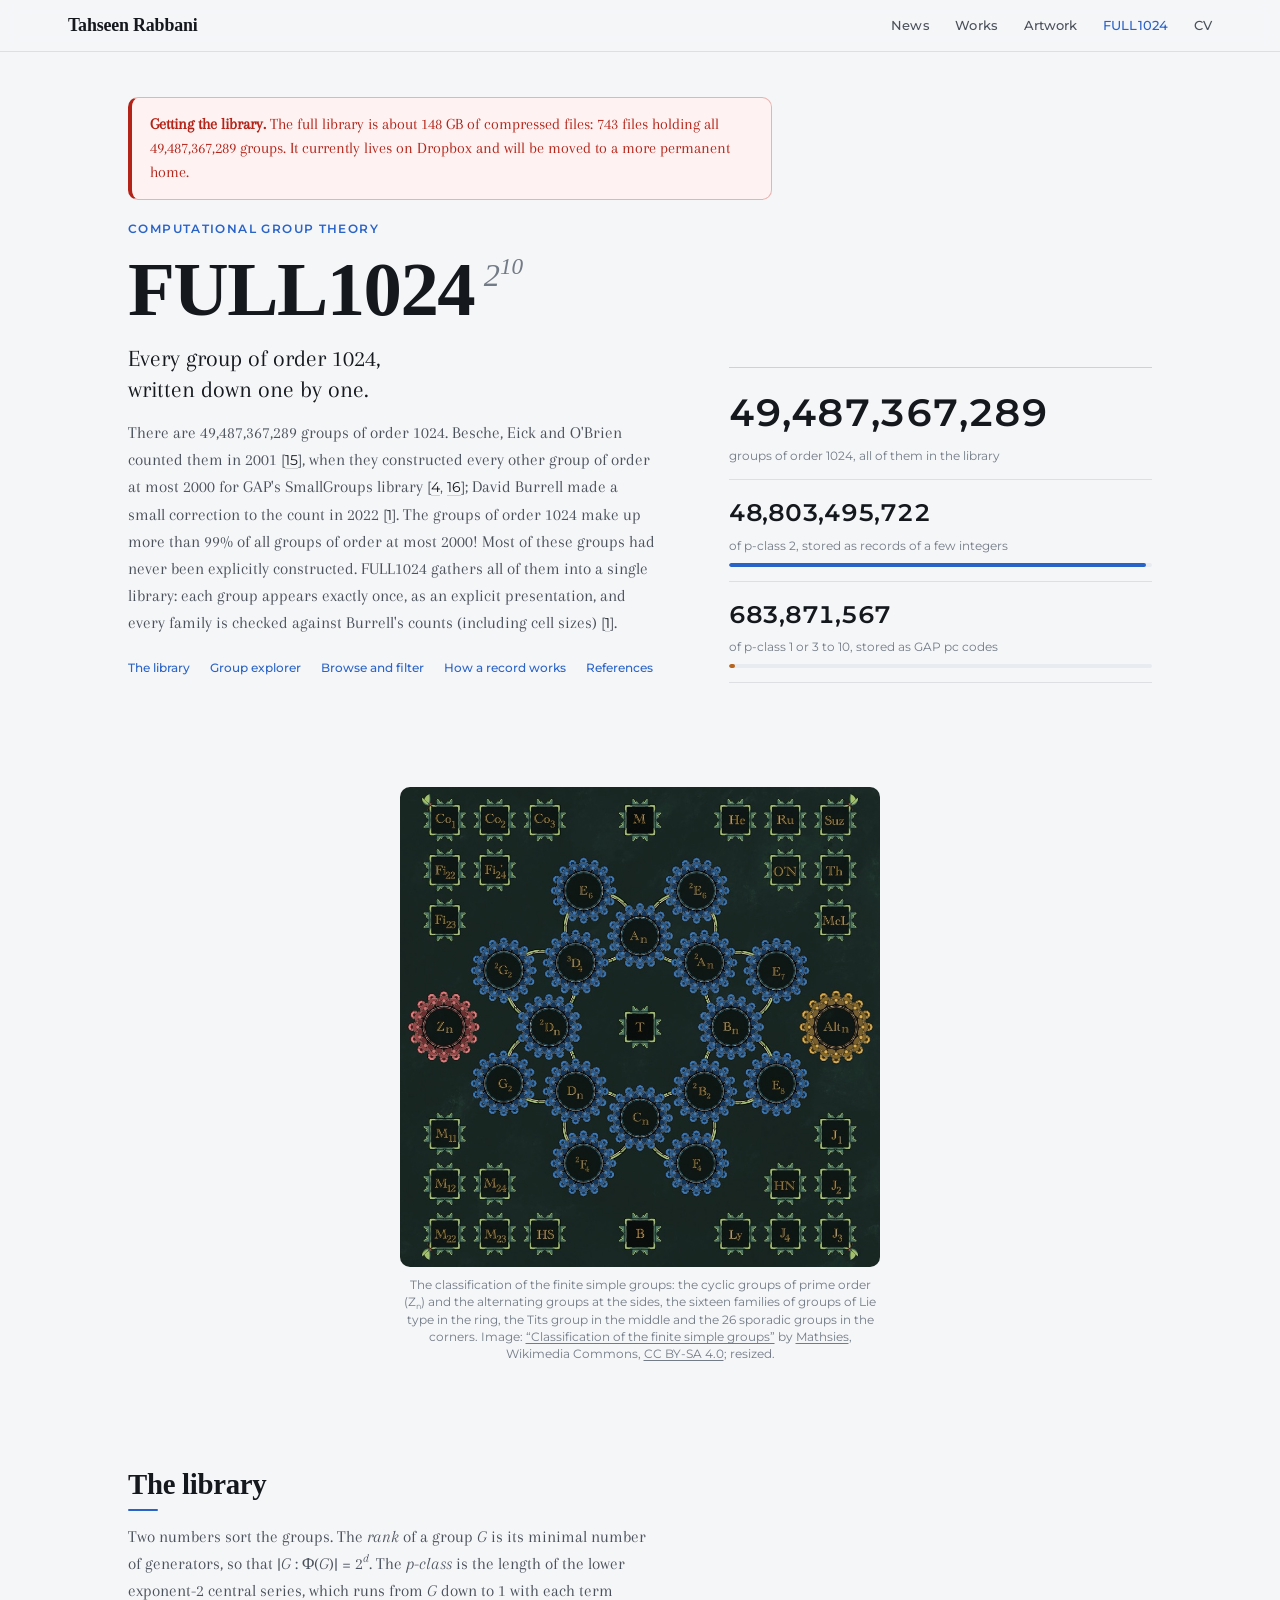
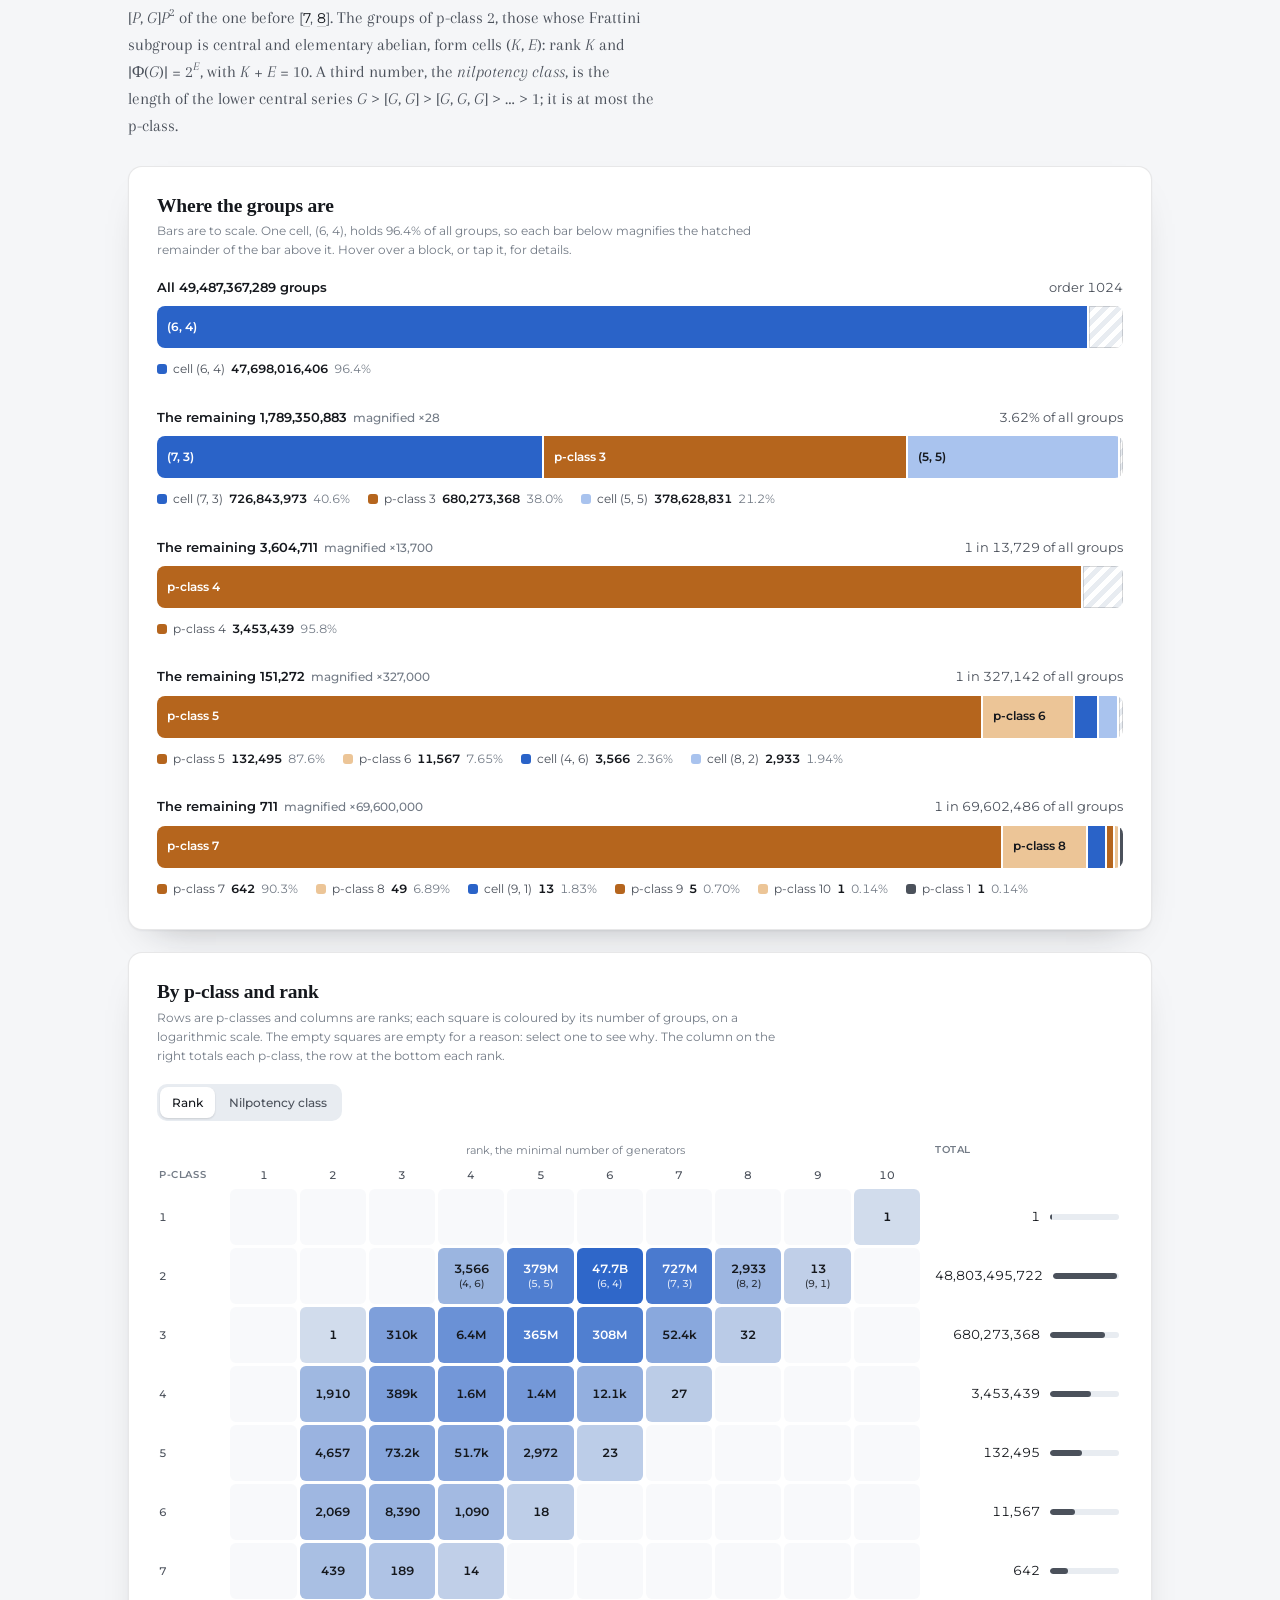
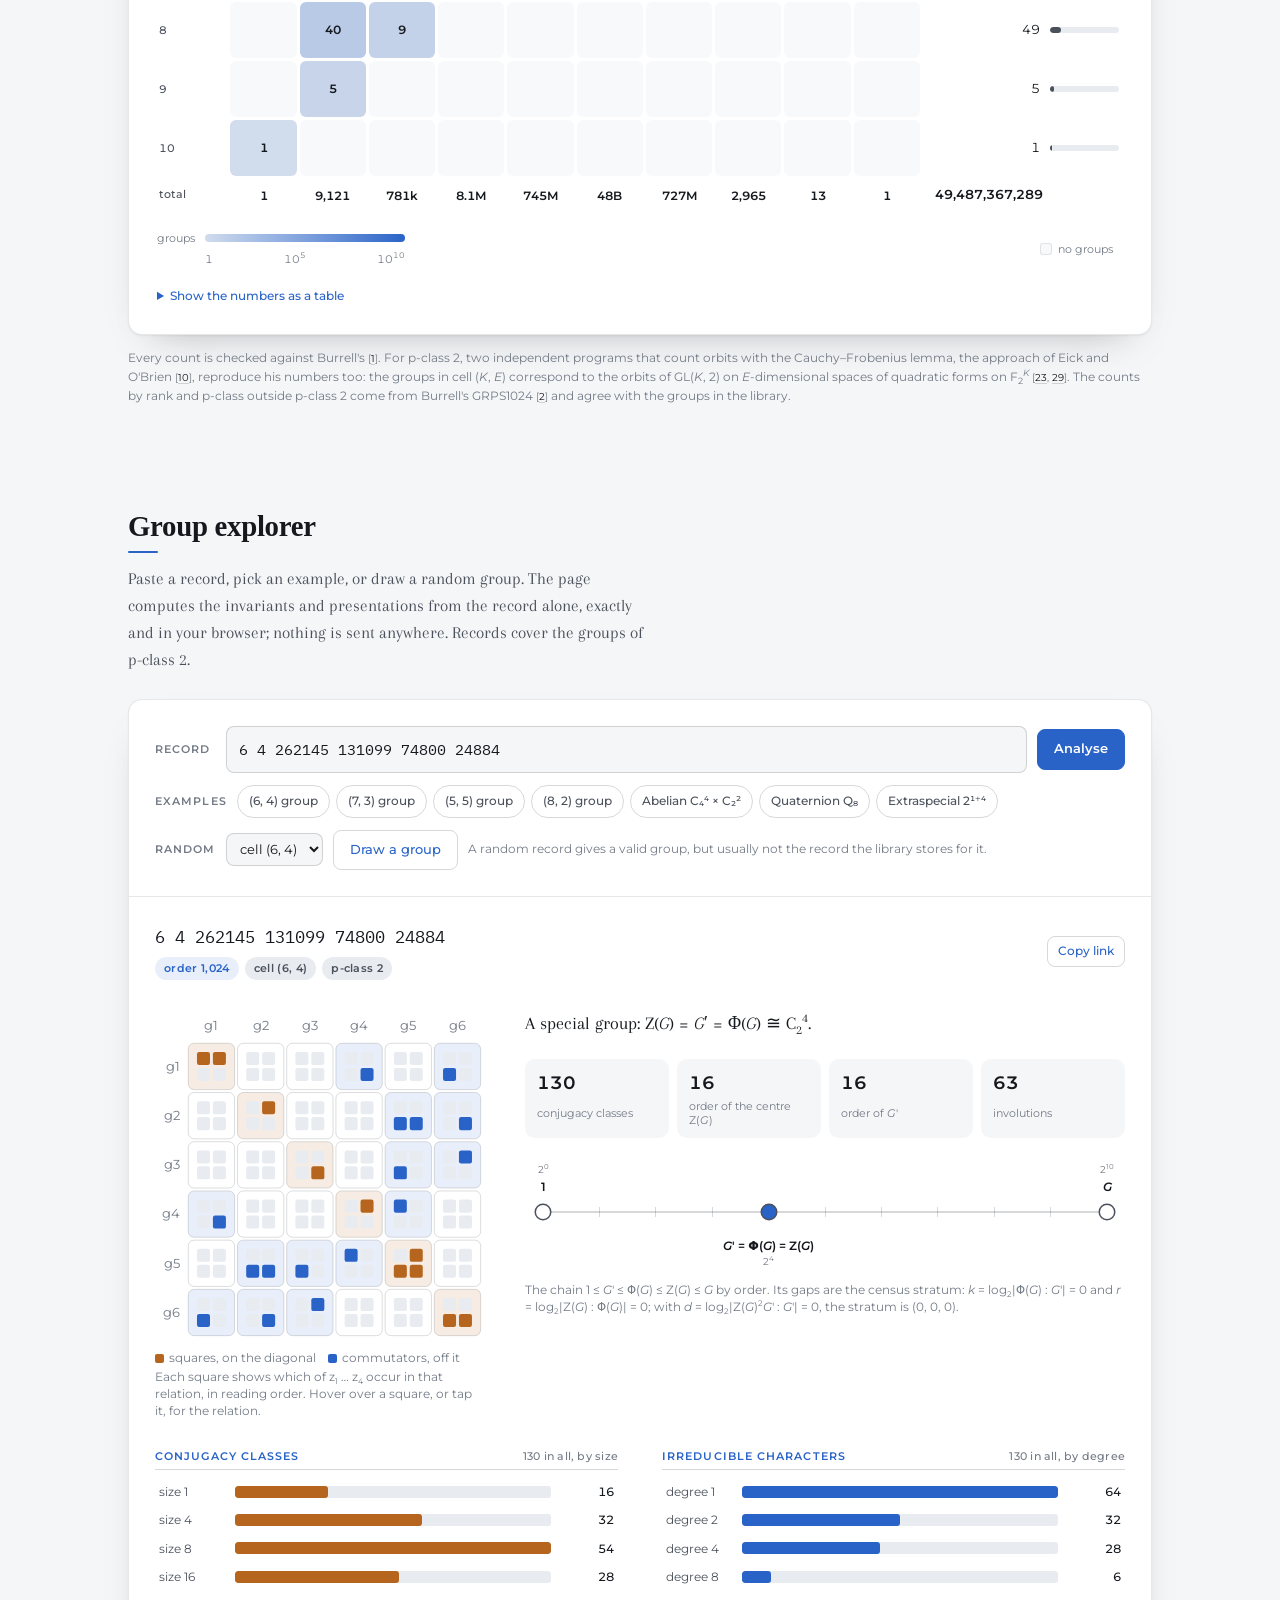
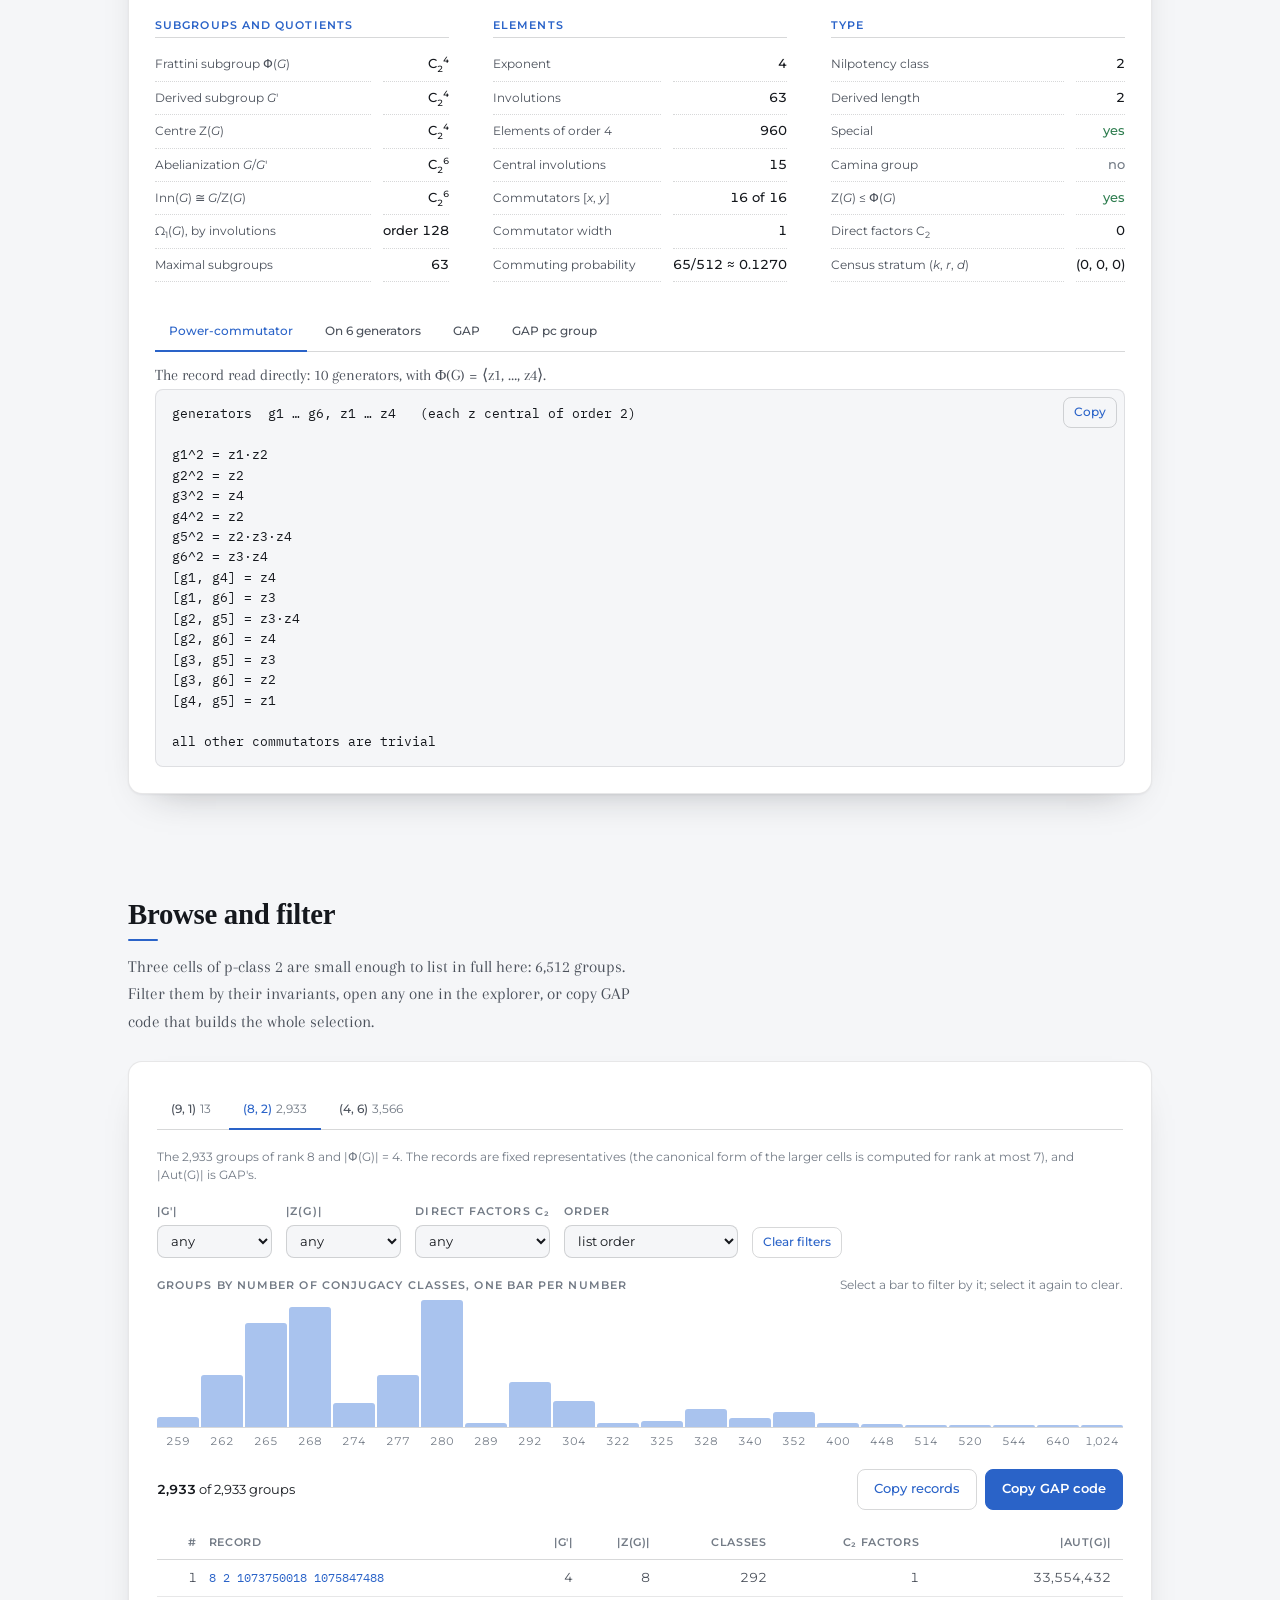
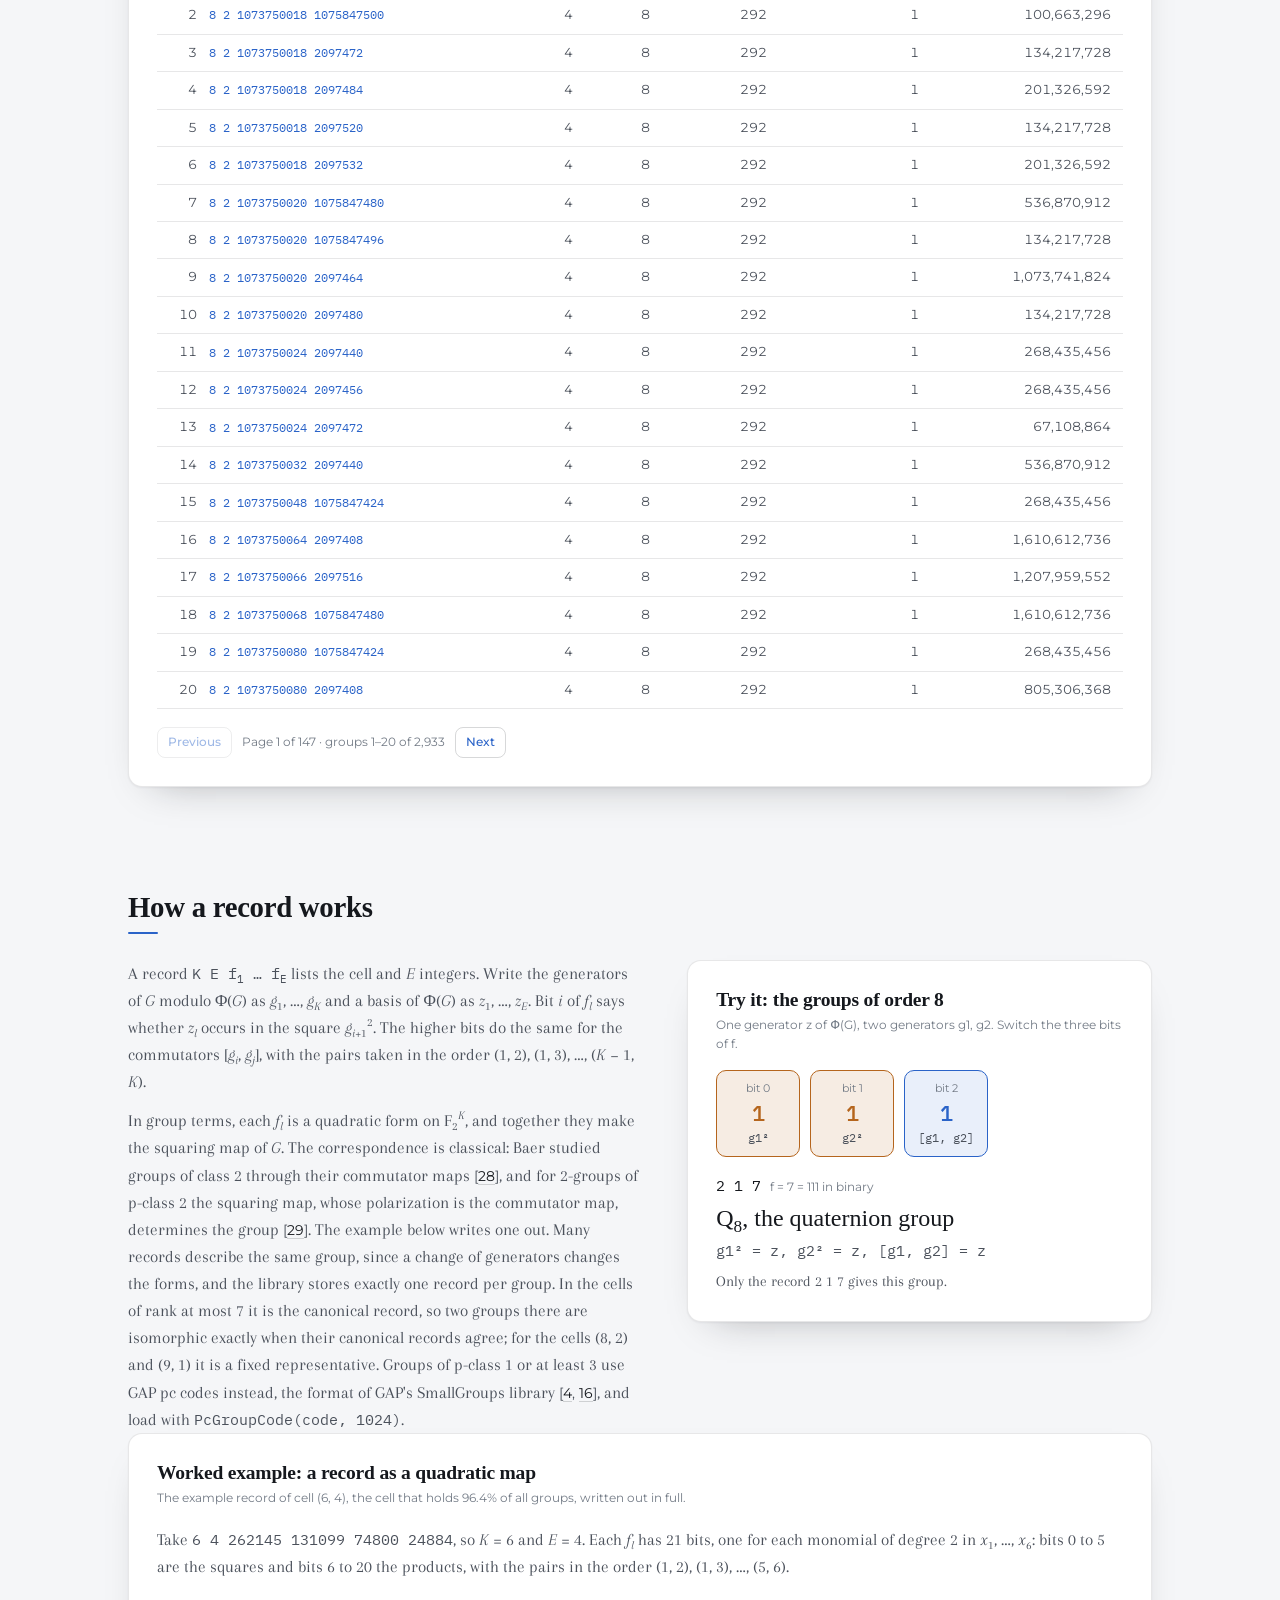
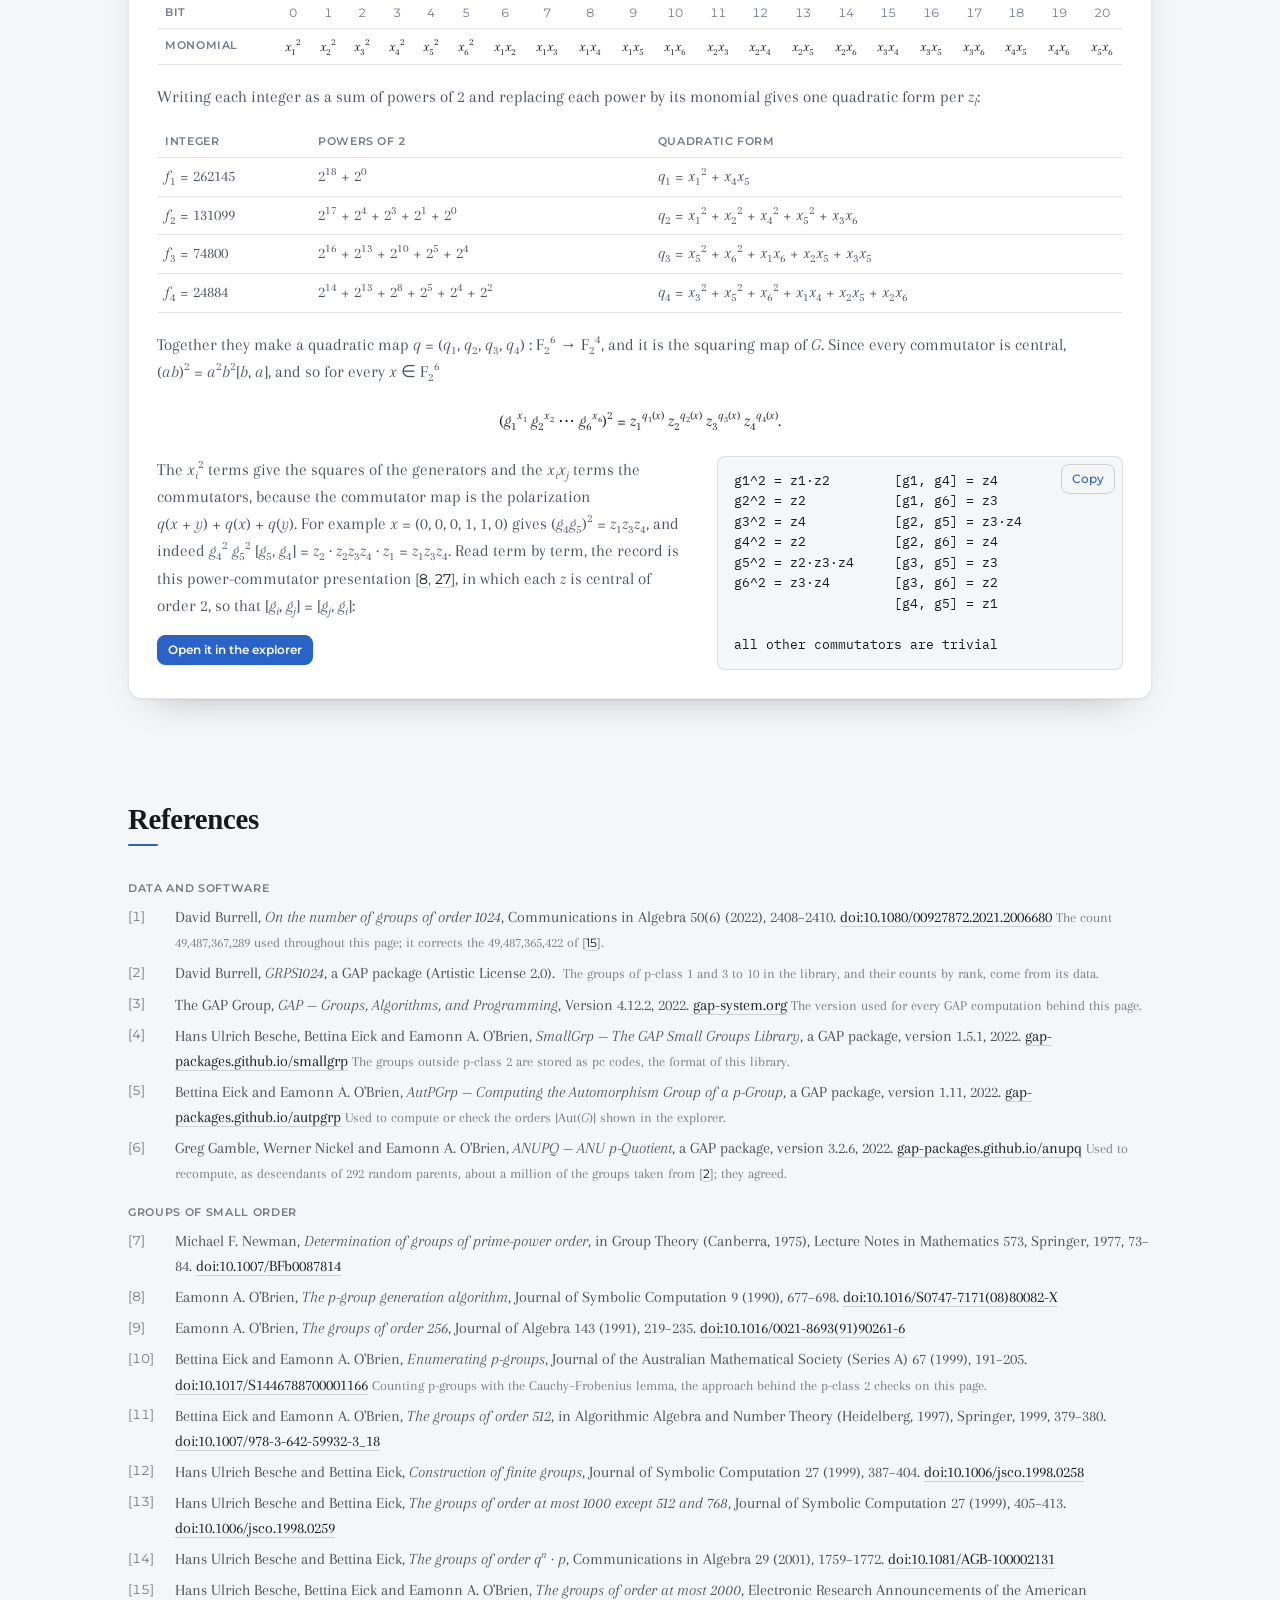
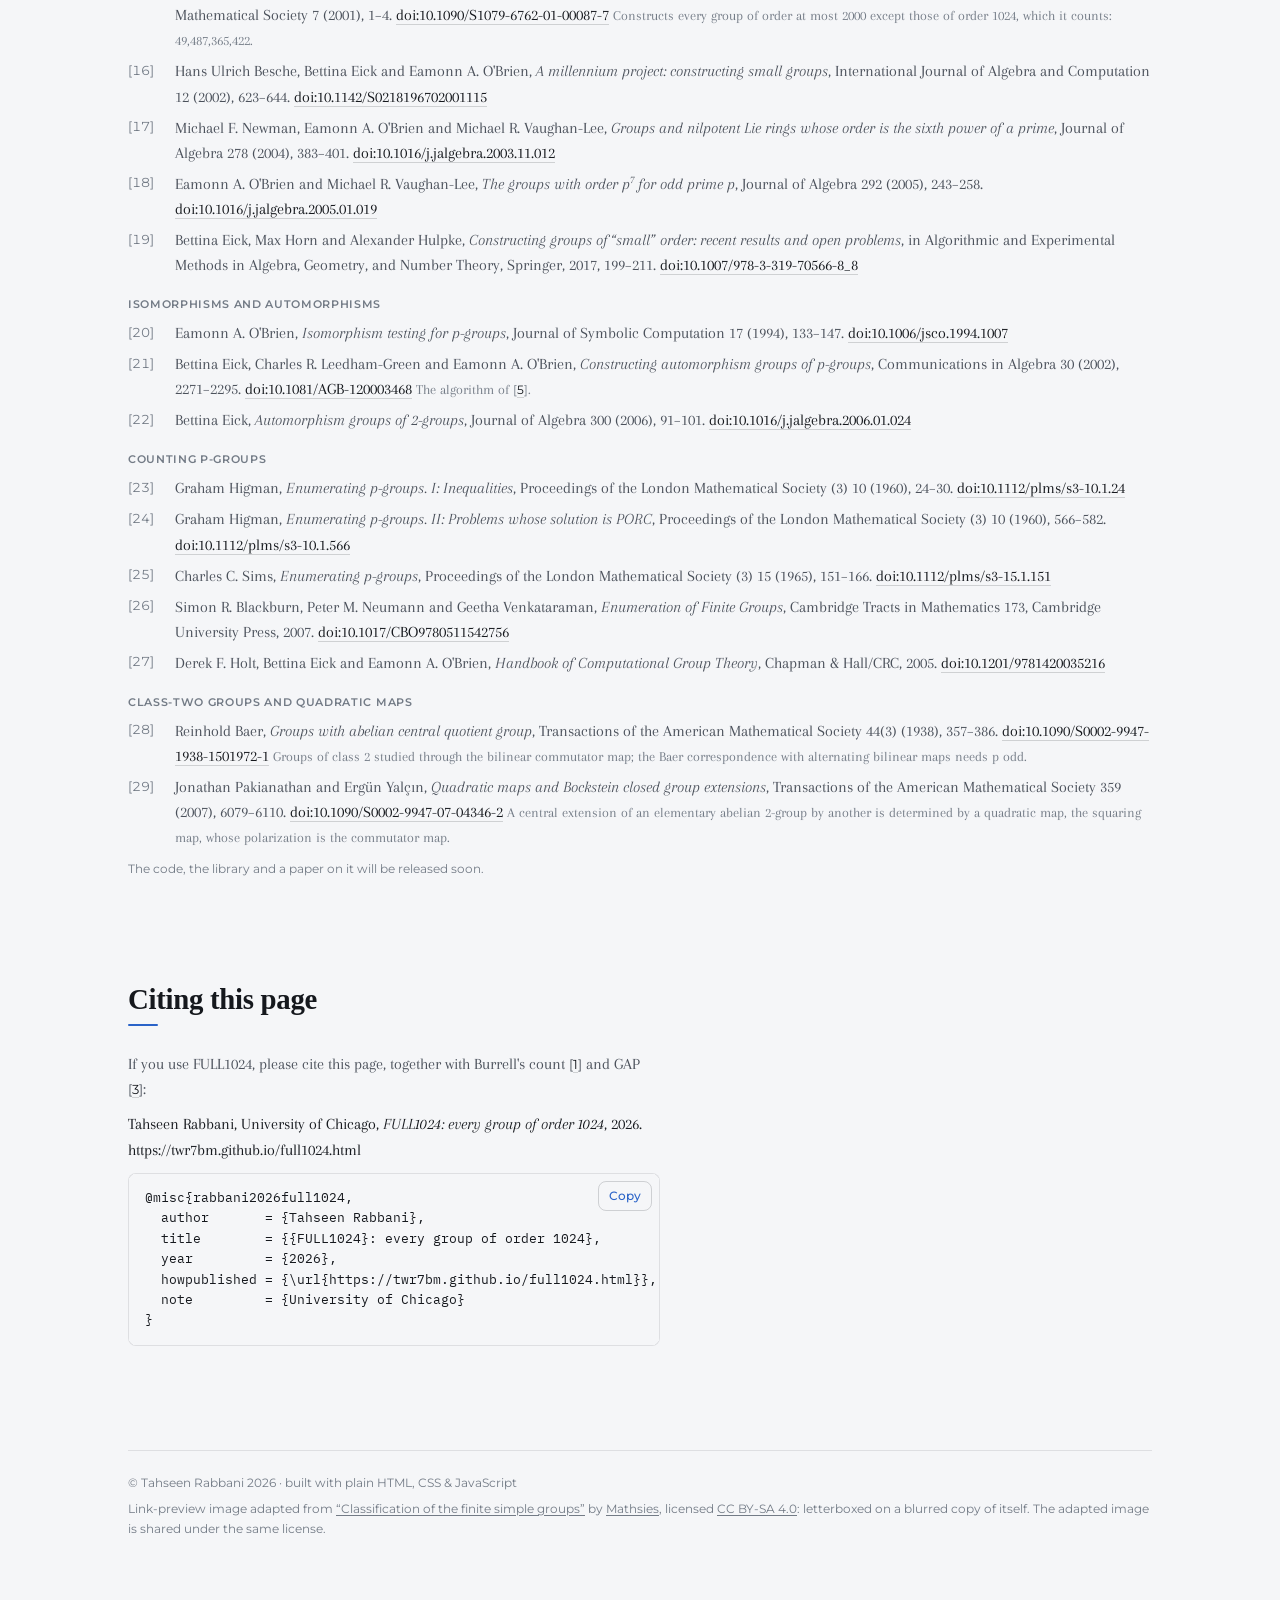
<file: gap1024.html>
<!DOCTYPE html>
<html lang="en">
<head>
    <meta charset="utf-8">
    <title>FULL1024</title>
    <link rel="canonical" href="https://twr7bm.github.io/full1024.html">
    <meta property="og:title" content="FULL1024: every group of order 1024">
    <meta property="og:url" content="https://twr7bm.github.io/full1024.html">
    <meta property="og:image" content="https://twr7bm.github.io/img/full1024-preview.jpg">
    <meta name="twitter:card" content="summary_large_image">
    <script>location.replace('full1024.html' + location.hash);</script>
    <meta http-equiv="refresh" content="0; url=full1024.html">
</head>
<body>
    <p>This page is now <a href="full1024.html">FULL1024</a>.</p>
</body>
</html>
</file>
